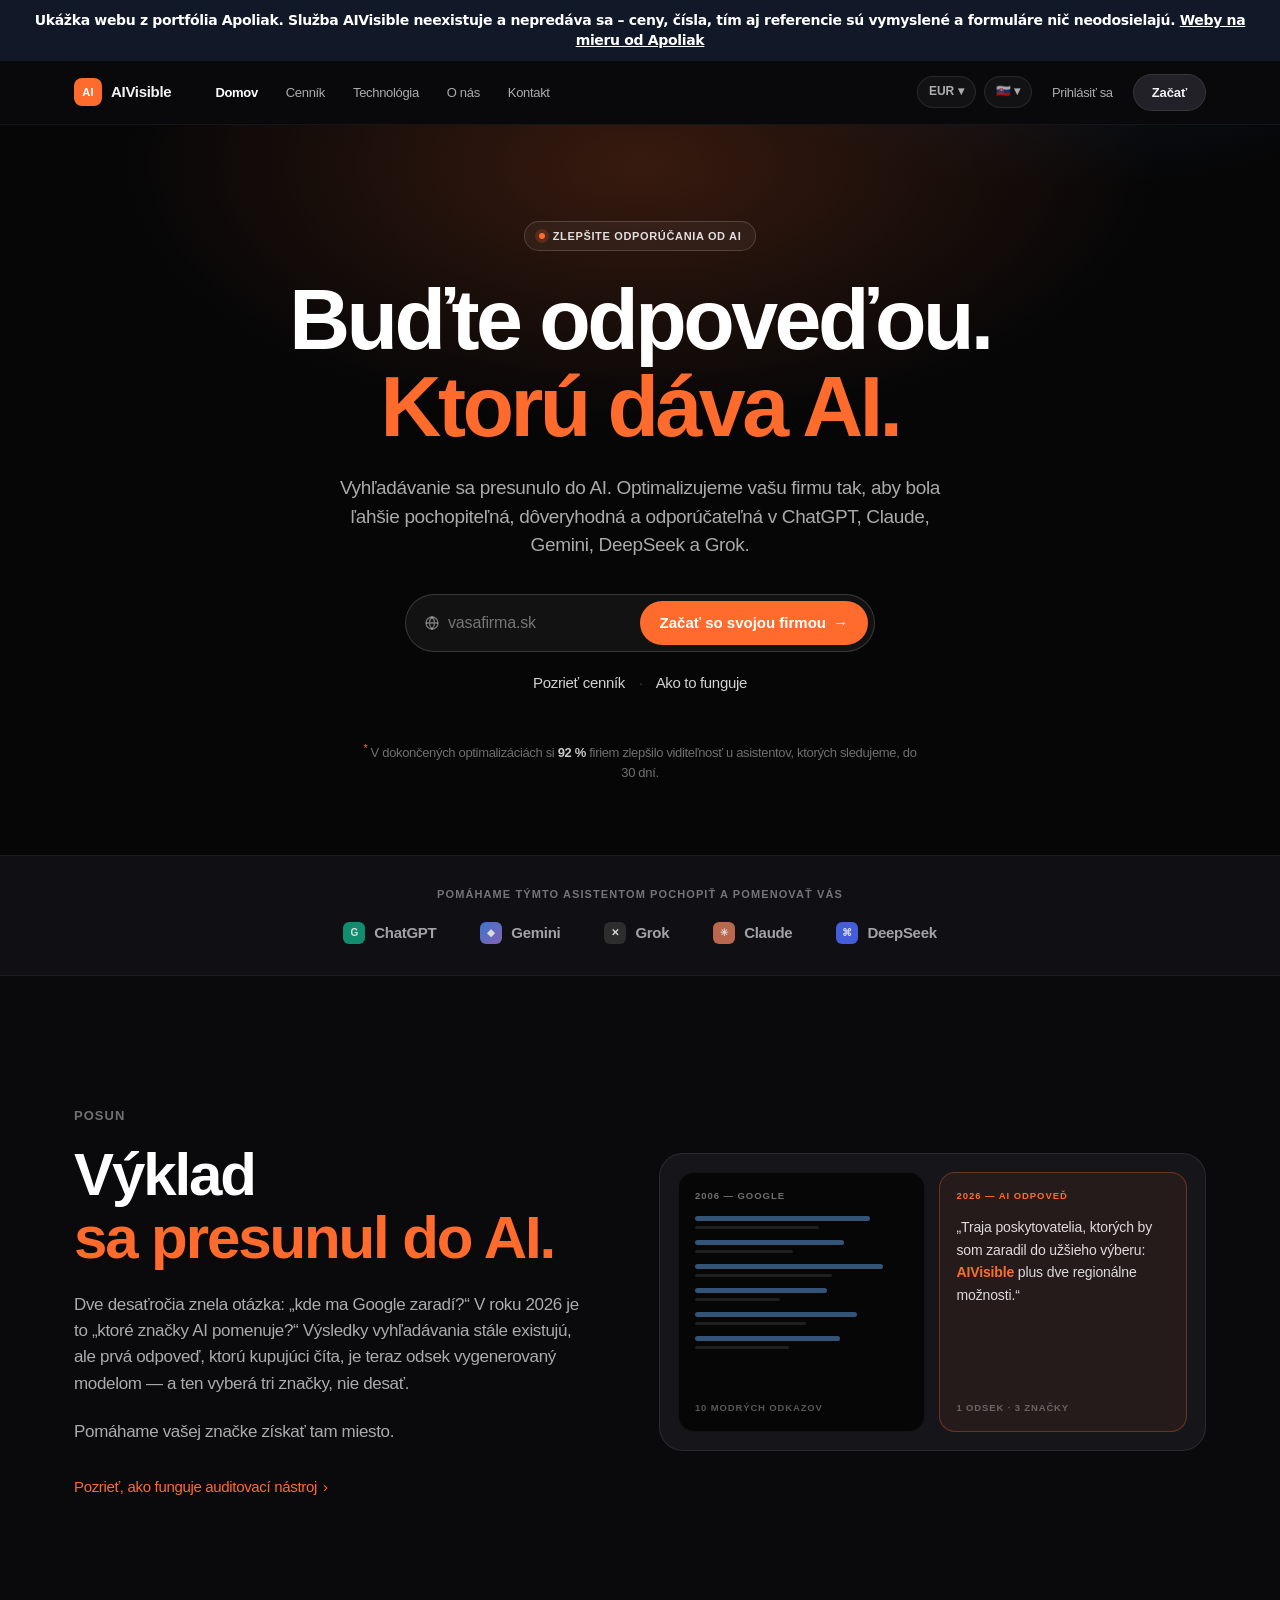
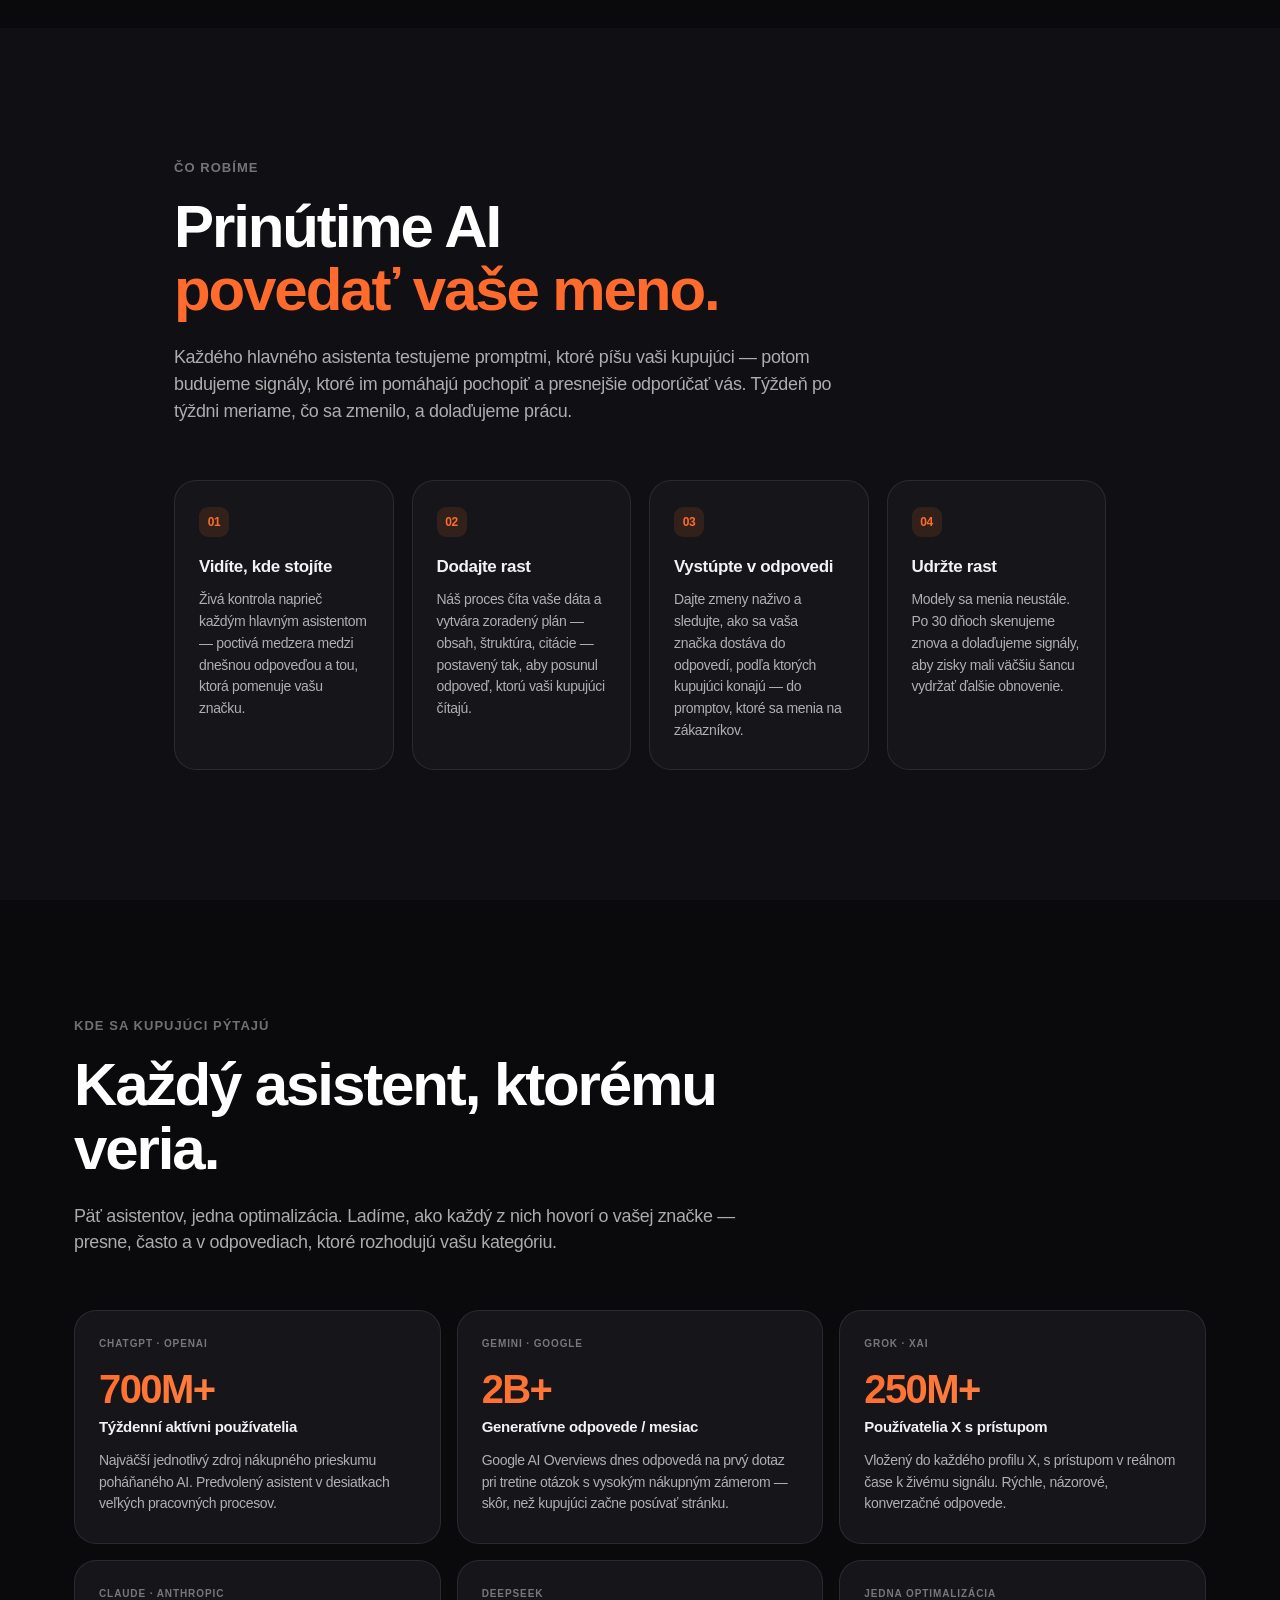
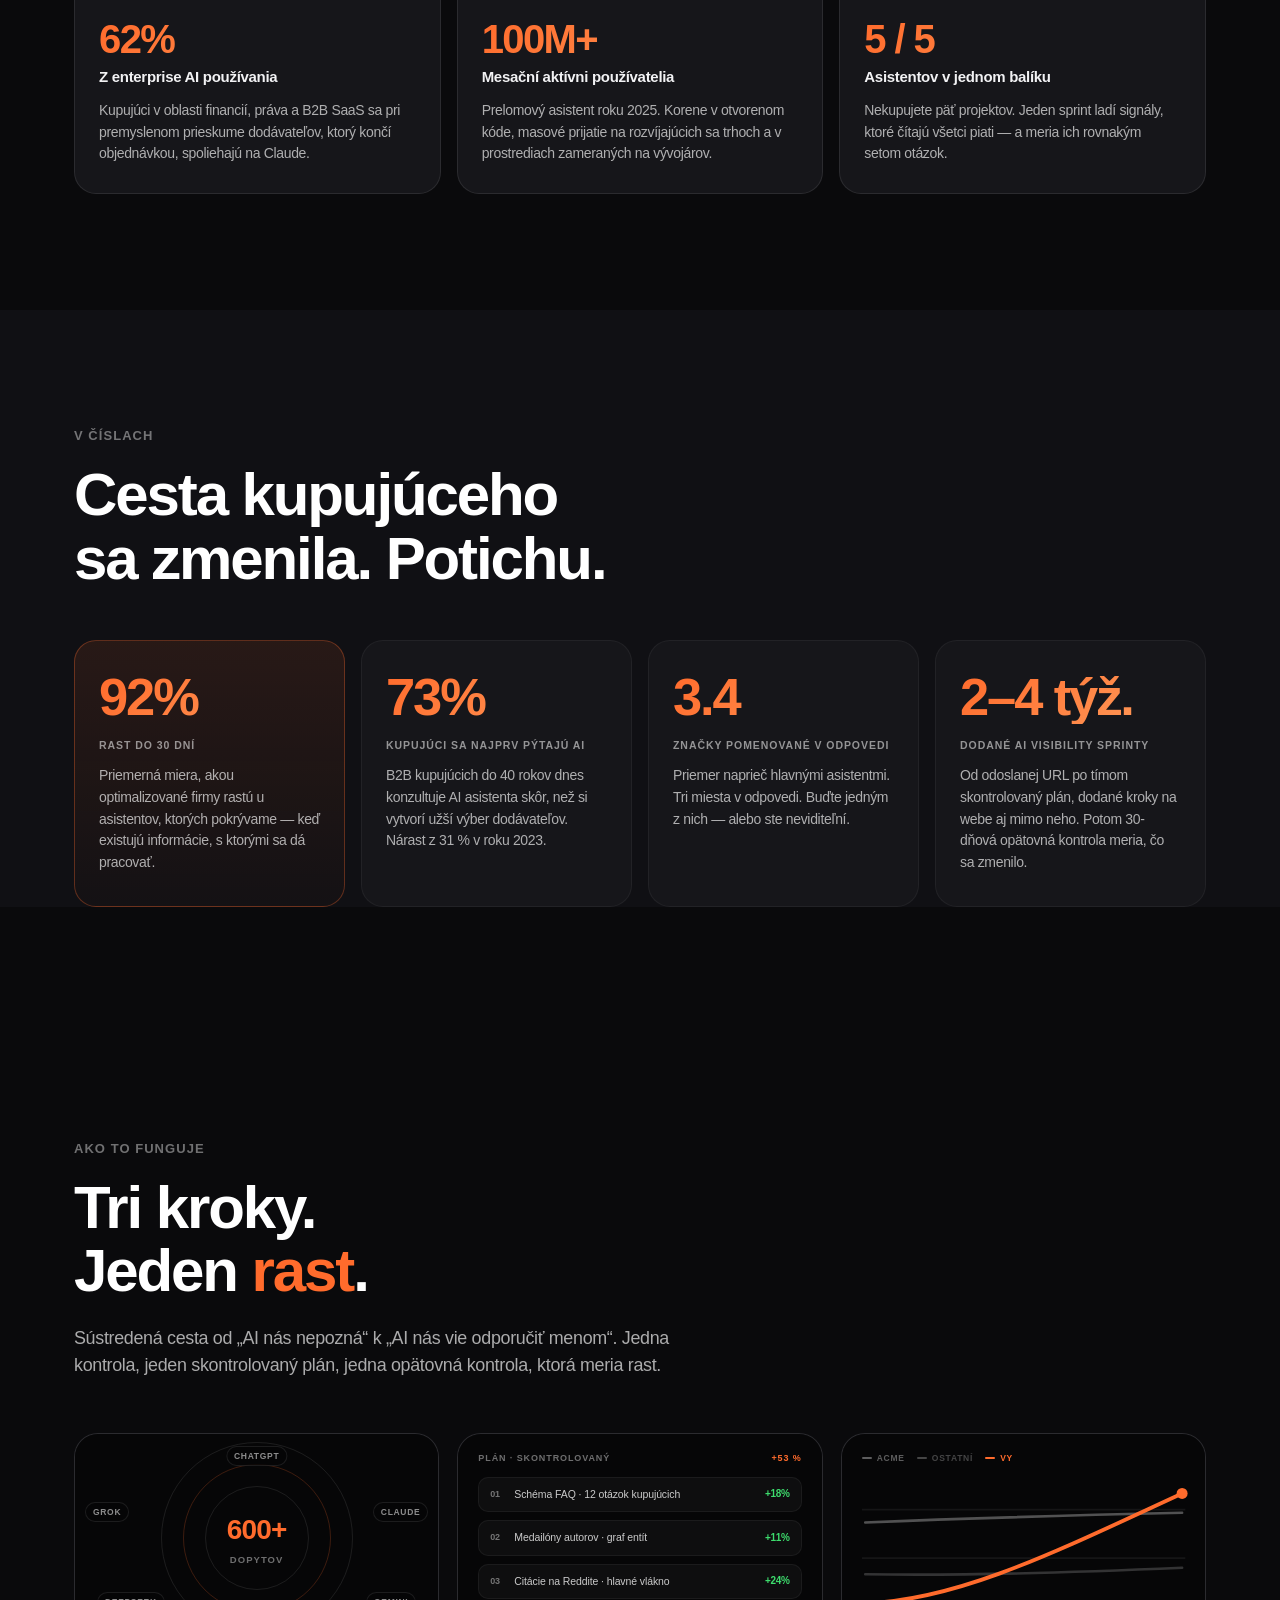
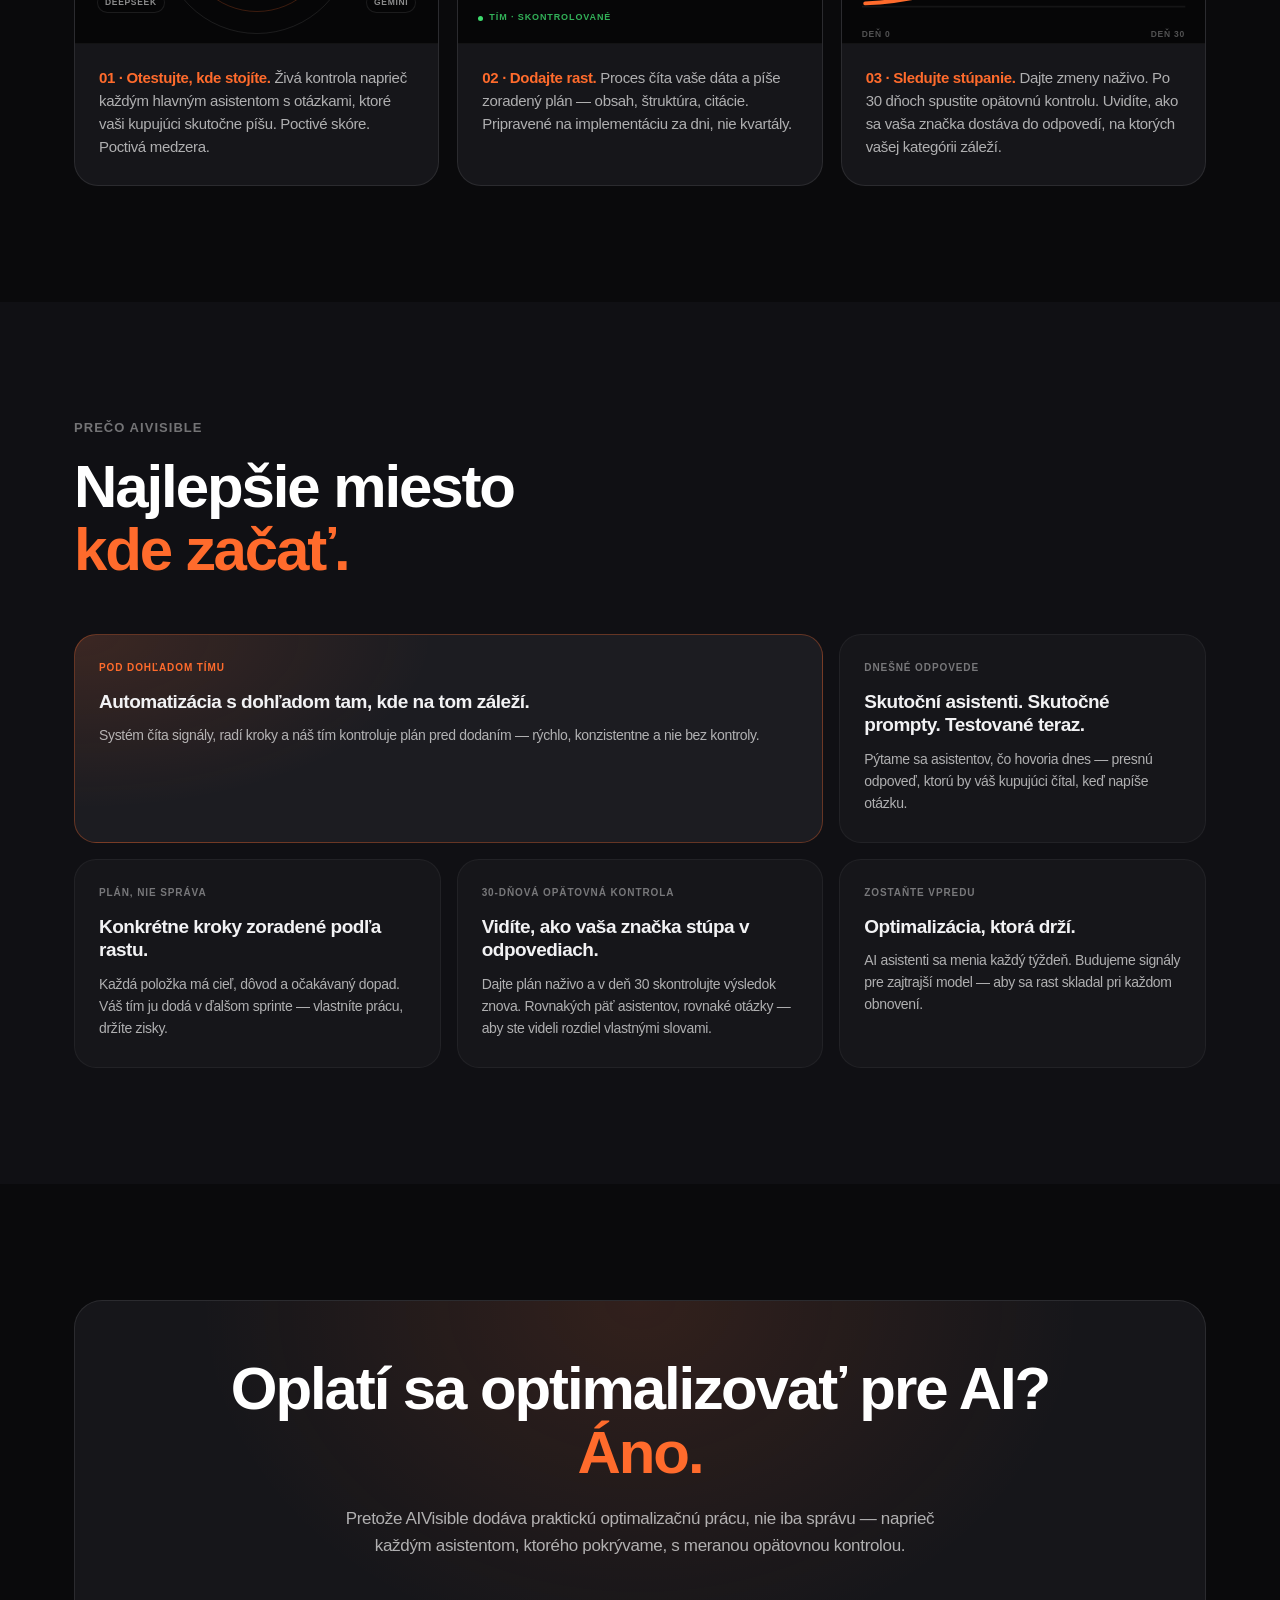
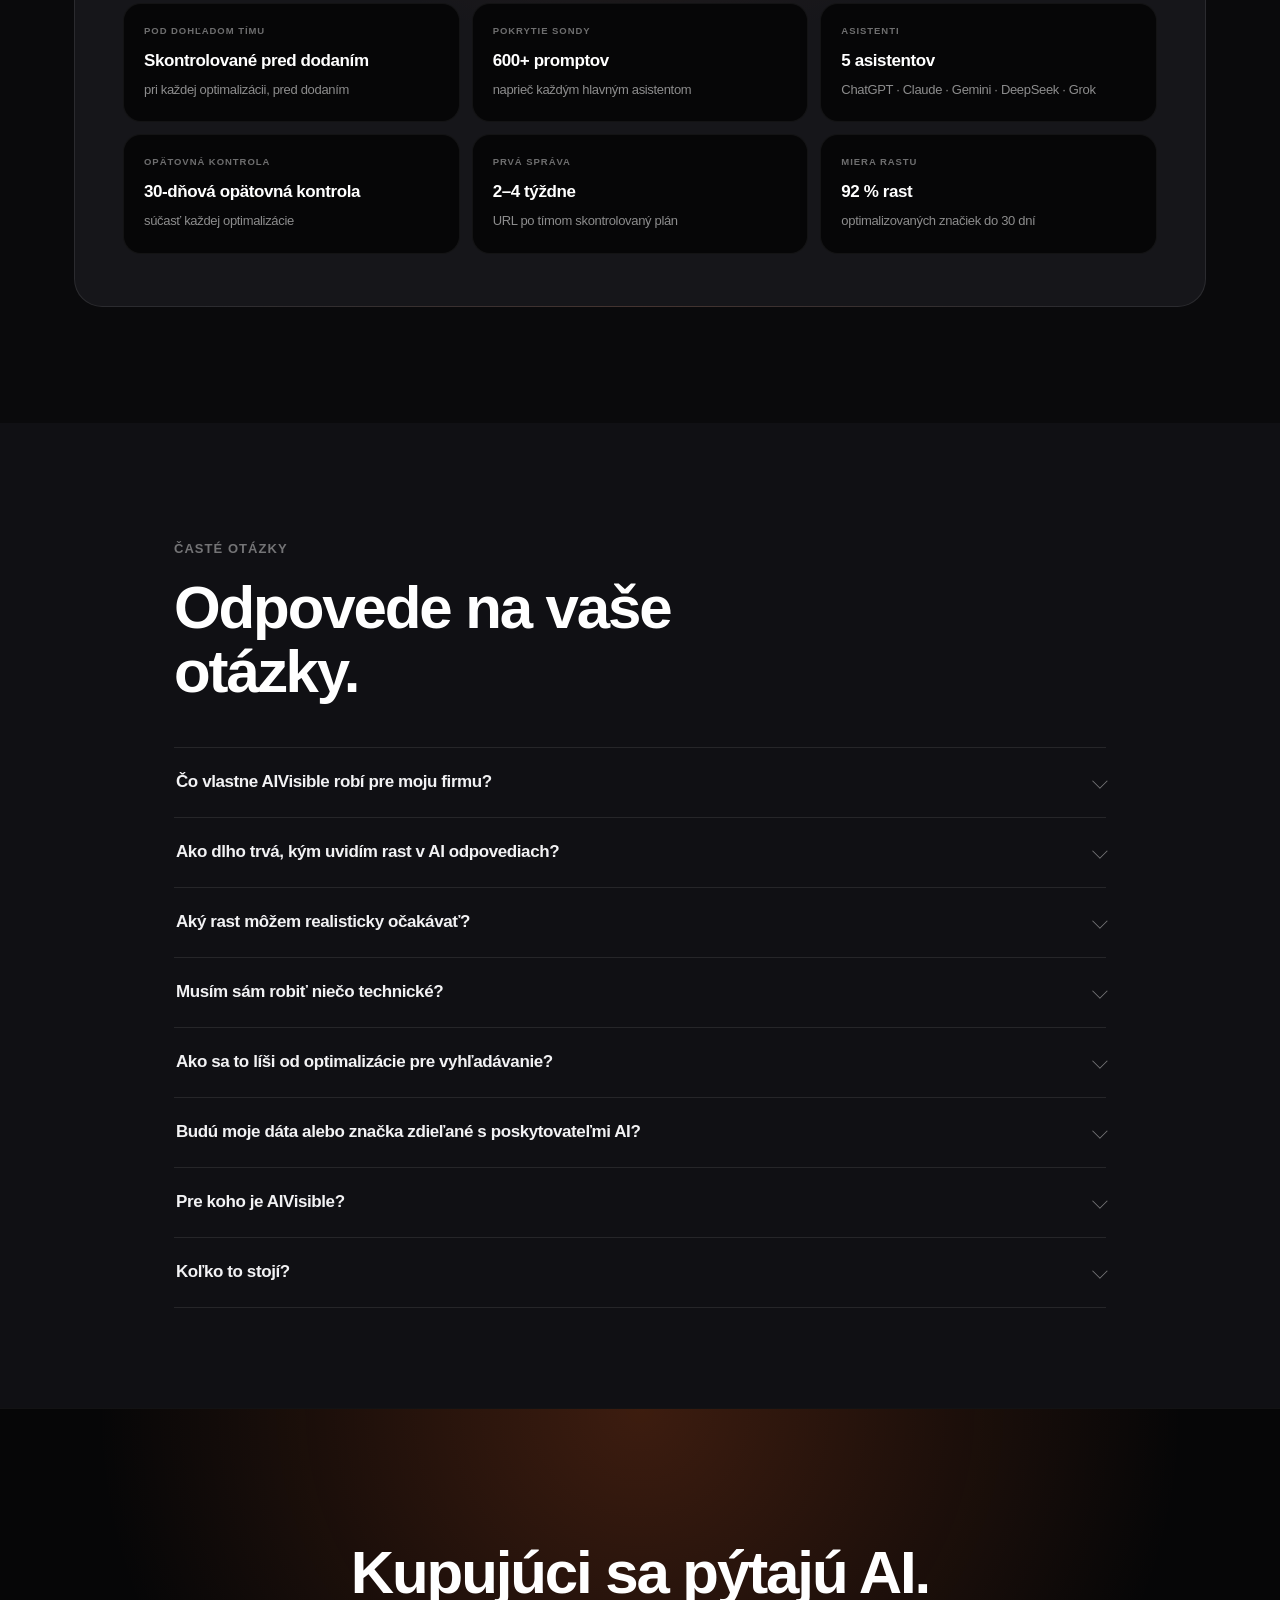
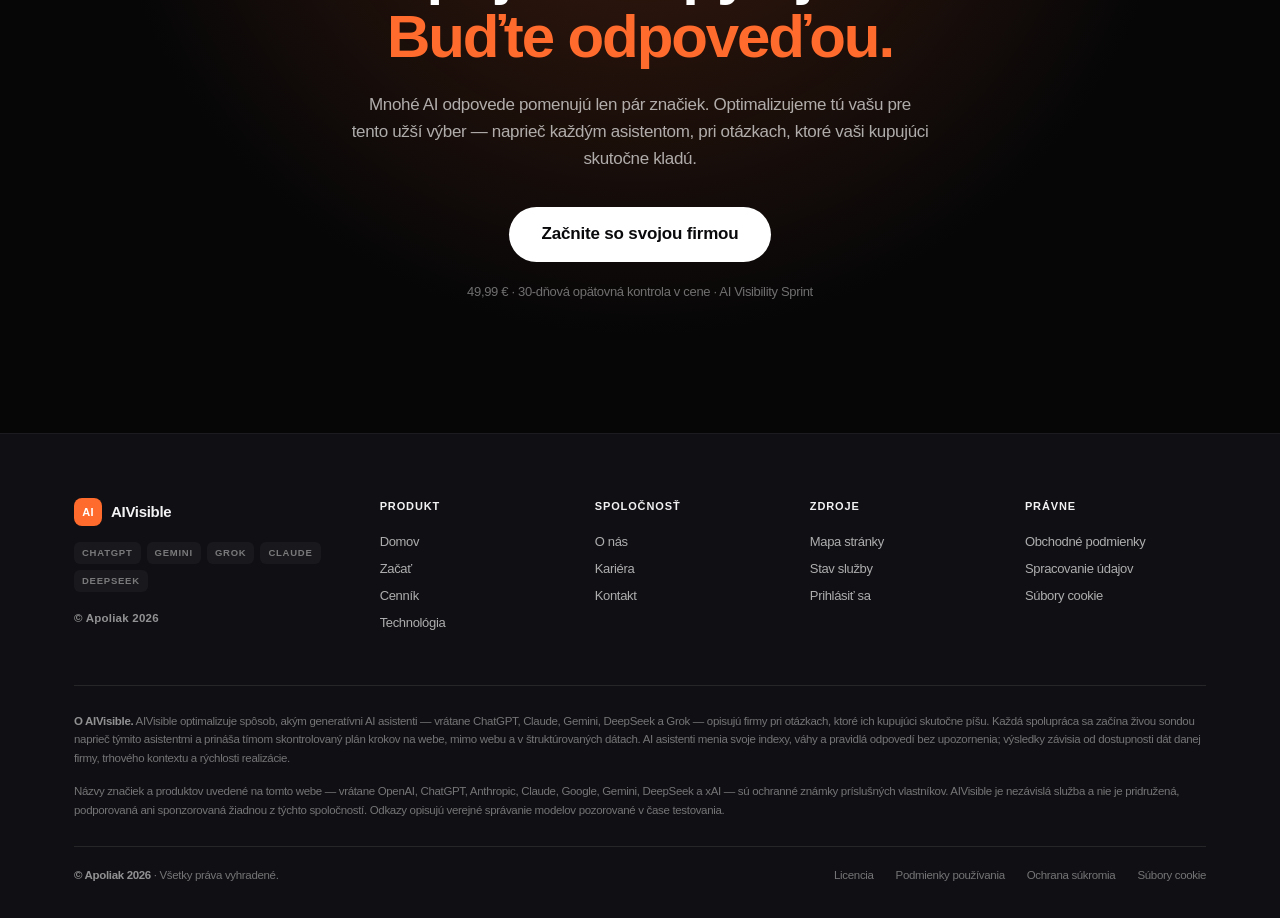
<file: index.html>
<!DOCTYPE html>
<!-- © Apoliak 2026 — Všetky práva vyhradené. Neoprávnené kopírovanie a šírenie zakázané. -->
<html lang="sk">
<head>
<meta charset="utf-8">
<meta name="viewport" content="width=device-width, initial-scale=1">
<title>Buďte odpoveďou, ktorú dáva AI — naprieč všetkými 5 asistentmi · AIVisible</title>
<meta name="description" content="Vyhľadávanie sa presunulo do AI. Optimalizujeme vašu firmu tak, aby bola ľahšie pochopiteľná, dôveryhodná a odporúčateľná v ChatGPT, Claude, Gemini, DeepSeek a Grok.">
<meta name="theme-color" content="#0a0a0c">
<meta name="author" content="Apoliak">
<meta name="copyright" content="© Apoliak 2026 — Všetky práva vyhradené">
<link rel="canonical" href="https://apoliak7777.github.io/aivisible-web/">
<meta property="og:type" content="website">
<meta property="og:title" content="Buďte odpoveďou, ktorú dáva AI · AIVisible">
<meta property="og:description" content="Optimalizujeme vašu firmu tak, aby ju AI asistenti chápali, dôverovali jej a odporúčali ju.">
<meta property="og:url" content="https://apoliak7777.github.io/aivisible-web/">
<meta property="og:locale" content="sk_SK">
<link rel="icon" href="assets/img/icon.svg" type="image/svg+xml">
<script>document.documentElement.className += " js";</script>
<link rel="stylesheet" href="assets/css/style.css">
</head>
<body>
<div role="note" style="background:#111827;color:#fff;font:600 14px/1.45 system-ui,-apple-system,'Segoe UI',sans-serif;padding:10px 16px;text-align:center;position:relative;z-index:9999">Ukážka webu z portfólia Apoliak. Služba AIVisible neexistuje a nepredáva sa – ceny, čísla, tím aj referencie sú vymyslené a formuláre nič neodosielajú. <a href="https://apoliak.online/" style="color:#fff;text-decoration:underline">Weby na mieru od Apoliak</a></div>

<!-- ============================ HEADER ============================ -->
<header class="nav">
  <div class="nav__inner">
    <a class="nav__brand" href="index.html">
      <span class="nav__logo" aria-hidden="true">AI</span>
      <span>AIVisible</span>
    </a>
    <nav class="nav__links" aria-label="Hlavná navigácia">
      <a href="index.html" aria-current="page">Domov</a>
      <a href="pricing.html">Cenník</a>
      <a href="technology.html">Technológia</a>
      <a href="about-us.html">O nás</a>
      <a href="contact.html">Kontakt</a>
    </nav>
    <span class="nav__spacer"></span>
    <div class="nav__actions">
      <button class="nav__pill" type="button">EUR &#9662;</button>
      <button class="nav__pill" type="button">🇸🇰 &#9662;</button>
      <a class="nav__signin" href="contact.html">Prihlásiť sa</a>
      <a class="btn btn--dark nav__cta" href="pricing.html">Začať</a>
      <button class="nav__burger" type="button" aria-label="Prepnúť navigáciu" aria-expanded="false">
        <span></span><span></span><span></span>
      </button>
    </div>
  </div>
</header>

<aside class="drawer">
  <a href="index.html">Domov</a>
  <a href="pricing.html">Cenník</a>
  <a href="technology.html">Technológia</a>
  <a href="about-us.html">O nás</a>
  <a href="contact.html">Kontakt</a>
  <div class="drawer__cta">
    <a class="btn btn--accent btn--lg" href="pricing.html">Začať so svojou firmou</a>
  </div>
  <div class="drawer__copy">© Apoliak 2026 · Všetky práva vyhradené.</div>
</aside>

<main>

  <!-- ============================ HERO ============================ -->
  <section class="hero">
    <div class="hero__bg" aria-hidden="true"></div>
    <div class="container hero__inner">
      <span class="chip reveal"><span class="chip__dot"></span>Zlepšite odporúčania od AI</span>

      <h1 class="display-1 reveal" data-delay="60">
        <span class="line">Buďte odpoveďou.</span>
        <span class="line line--accent">Ktorú dáva AI.</span>
      </h1>

      <p class="lede reveal" data-delay="120">
        Vyhľadávanie sa presunulo do AI. Optimalizujeme vašu firmu tak, aby bola ľahšie
        pochopiteľná, dôveryhodná a odporúčateľná v ChatGPT, Claude, Gemini, DeepSeek a Grok.
      </p>

      <form class="hero__form reveal" data-audit data-delay="180" aria-label="Začať optimalizáciu">
        <span class="hero__form-icon" aria-hidden="true">
          <svg width="16" height="16" viewBox="0 0 24 24" fill="none" stroke="currentColor" stroke-width="2">
            <circle cx="12" cy="12" r="9"></circle><path d="M3 12h18M12 3c2.5 2.7 3.8 5.7 3.8 9s-1.3 6.3-3.8 9c-2.5-2.7-3.8-5.7-3.8-9S9.5 5.7 12 3z"></path>
          </svg>
        </span>
        <input type="text" placeholder="vasafirma.sk" aria-label="Adresa vášho webu" autocomplete="url">
        <button type="submit">Začať so svojou firmou <span aria-hidden="true">→</span></button>
      </form>

      <p class="hero__secondary reveal" data-delay="220">
        <a href="pricing.html">Pozrieť cenník</a>
        <span class="hero__sep">·</span>
        <a href="technology.html">Ako to funguje</a>
      </p>

      <p class="hero__note reveal" data-delay="260">
        <sup>*</sup> V dokončených optimalizáciách si <strong>92 %</strong> firiem zlepšilo
        viditeľnosť u asistentov, ktorých sledujeme, do 30 dní.
      </p>
    </div>
  </section>

  <!-- ============================ ENGINES ============================ -->
  <section class="engines">
    <div class="container">
      <div class="engines__cap">Pomáhame týmto asistentom pochopiť a pomenovať vás</div>
      <div class="engines__row">
        <span class="engine engine--gpt"><span class="engine__mark" aria-hidden="true">G</span>ChatGPT</span>
        <span class="engine engine--gem"><span class="engine__mark" aria-hidden="true">◆</span>Gemini</span>
        <span class="engine engine--grok"><span class="engine__mark" aria-hidden="true">✕</span>Grok</span>
        <span class="engine engine--claude"><span class="engine__mark" aria-hidden="true">✳</span>Claude</span>
        <span class="engine engine--ds"><span class="engine__mark" aria-hidden="true">⌘</span>DeepSeek</span>
      </div>
    </div>
  </section>

  <!-- ============================ SHIFT ============================ -->
  <section class="shift">
    <div class="container container--wide">
      <div class="shift__grid">
        <div class="shift__copy reveal">
          <span class="eyebrow">Posun</span>
          <h2 class="display-2">
            <span class="line">Výklad</span>
            <span class="line line--accent">sa presunul do AI.</span>
          </h2>
          <p>
            Dve desaťročia znela otázka: „kde ma Google zaradí?“ V roku 2026 je to
            „ktoré značky AI pomenuje?“ Výsledky vyhľadávania stále existujú, ale prvá
            odpoveď, ktorú kupujúci číta, je teraz odsek vygenerovaný modelom — a ten
            vyberá tri značky, nie desať.
          </p>
          <p>Pomáhame vašej značke získať tam miesto.</p>
          <a class="arrow-link shift__link" href="technology.html">
            Pozrieť, ako funguje auditovací nástroj <span aria-hidden="true">›</span>
          </a>
        </div>

        <div class="reveal" data-delay="120">
          <div class="split-mock">
            <div class="mock-pane">
              <div class="mock-pane__cap">2006 — Google</div>
              <div class="mock-links" aria-hidden="true">
                <span class="mock-link"><i style="width:82%"></i><u style="width:58%"></u></span>
                <span class="mock-link"><i style="width:70%"></i><u style="width:46%"></u></span>
                <span class="mock-link"><i style="width:88%"></i><u style="width:64%"></u></span>
                <span class="mock-link"><i style="width:62%"></i><u style="width:40%"></u></span>
                <span class="mock-link"><i style="width:76%"></i><u style="width:52%"></u></span>
                <span class="mock-link"><i style="width:68%"></i><u style="width:44%"></u></span>
              </div>
              <div class="mock-pane__foot">10 modrých odkazov</div>
            </div>

            <div class="mock-pane mock-pane--now">
              <div class="mock-pane__cap">2026 — AI odpoveď</div>
              <p class="mock-answer">
                „Traja poskytovatelia, ktorých by som zaradil do užšieho výberu:
                <b>AIVisible</b> plus dve regionálne možnosti.“
              </p>
              <div class="mock-pane__foot">1 odsek · 3 značky</div>
            </div>
          </div>
        </div>
      </div>
    </div>
  </section>

  <!-- ============================ PILLARS ============================ -->
  <section class="pillars">
    <div class="container">
      <div class="pillars__head reveal">
        <span class="eyebrow">Čo robíme</span>
        <h2 class="display-2">
          <span class="line">Prinútime AI</span>
          <span class="line line--accent">povedať vaše meno.</span>
        </h2>
        <p class="lede">
          Každého hlavného asistenta testujeme promptmi, ktoré píšu vaši kupujúci — potom
          budujeme signály, ktoré im pomáhajú pochopiť a presnejšie odporúčať vás.
          Týždeň po týždni meriame, čo sa zmenilo, a dolaďujeme prácu.
        </p>
      </div>

      <div class="pillars__grid">
        <div class="pillar reveal">
          <div class="pillar__num">01</div>
          <h3>Vidíte, kde stojíte</h3>
          <p>Živá kontrola naprieč každým hlavným asistentom — poctivá medzera medzi dnešnou odpoveďou a tou, ktorá pomenuje vašu značku.</p>
        </div>
        <div class="pillar reveal" data-delay="80">
          <div class="pillar__num">02</div>
          <h3>Dodajte rast</h3>
          <p>Náš proces číta vaše dáta a vytvára zoradený plán — obsah, štruktúra, citácie — postavený tak, aby posunul odpoveď, ktorú vaši kupujúci čítajú.</p>
        </div>
        <div class="pillar reveal" data-delay="160">
          <div class="pillar__num">03</div>
          <h3>Vystúpte v odpovedi</h3>
          <p>Dajte zmeny naživo a sledujte, ako sa vaša značka dostáva do odpovedí, podľa ktorých kupujúci konajú — do promptov, ktoré sa menia na zákazníkov.</p>
        </div>
        <div class="pillar reveal" data-delay="240">
          <div class="pillar__num">04</div>
          <h3>Udržte rast</h3>
          <p>Modely sa menia neustále. Po 30 dňoch skenujeme znova a dolaďujeme signály, aby zisky mali väčšiu šancu vydržať ďalšie obnovenie.</p>
        </div>
      </div>
    </div>
  </section>

  <!-- ============================ HIGHLIGHTS ============================ -->
  <section class="highlights">
    <div class="container container--wide">
      <div class="highlights__head reveal">
        <span class="eyebrow">Kde sa kupujúci pýtajú</span>
        <h2 class="display-2">Každý asistent, ktorému veria.</h2>
        <p class="lede">
          Päť asistentov, jedna optimalizácia. Ladíme, ako každý z nich hovorí o vašej
          značke — presne, často a v odpovediach, ktoré rozhodujú vašu kategóriu.
        </p>
      </div>

      <div class="highlights__grid">
        <article class="hl-card reveal">
          <div class="hl-card__chip">ChatGPT · OpenAI</div>
          <div class="hl-card__stat">700M+</div>
          <h3 class="hl-card__name">Týždenní aktívni používatelia</h3>
          <p class="hl-card__note">Najväčší jednotlivý zdroj nákupného prieskumu poháňaného AI. Predvolený asistent v desiatkach veľkých pracovných procesov.</p>
        </article>

        <article class="hl-card reveal" data-delay="70">
          <div class="hl-card__chip">Gemini · Google</div>
          <div class="hl-card__stat">2B+</div>
          <h3 class="hl-card__name">Generatívne odpovede / mesiac</h3>
          <p class="hl-card__note">Google AI Overviews dnes odpovedá na prvý dotaz pri tretine otázok s vysokým nákupným zámerom — skôr, než kupujúci začne posúvať stránku.</p>
        </article>

        <article class="hl-card reveal" data-delay="140">
          <div class="hl-card__chip">Grok · xAI</div>
          <div class="hl-card__stat">250M+</div>
          <h3 class="hl-card__name">Používatelia X s prístupom</h3>
          <p class="hl-card__note">Vložený do každého profilu X, s prístupom v reálnom čase k živému signálu. Rýchle, názorové, konverzačné odpovede.</p>
        </article>

        <article class="hl-card reveal" data-delay="70">
          <div class="hl-card__chip">Claude · Anthropic</div>
          <div class="hl-card__stat">62%</div>
          <h3 class="hl-card__name">Z enterprise AI používania</h3>
          <p class="hl-card__note">Kupujúci v oblasti financií, práva a B2B SaaS sa pri premyslenom prieskume dodávateľov, ktorý končí objednávkou, spoliehajú na Claude.</p>
        </article>

        <article class="hl-card reveal" data-delay="140">
          <div class="hl-card__chip">DeepSeek</div>
          <div class="hl-card__stat">100M+</div>
          <h3 class="hl-card__name">Mesační aktívni používatelia</h3>
          <p class="hl-card__note">Prelomový asistent roku 2025. Korene v otvorenom kóde, masové prijatie na rozvíjajúcich sa trhoch a v prostrediach zameraných na vývojárov.</p>
        </article>

        <article class="hl-card reveal" data-delay="210">
          <div class="hl-card__chip">Jedna optimalizácia</div>
          <div class="hl-card__stat">5 / 5</div>
          <h3 class="hl-card__name">Asistentov v jednom balíku</h3>
          <p class="hl-card__note">Nekupujete päť projektov. Jeden sprint ladí signály, ktoré čítajú všetci piati — a meria ich rovnakým setom otázok.</p>
        </article>
      </div>
    </div>
  </section>

  <!-- ============================ NUMBERS ============================ -->
  <section class="numbers">
    <div class="container container--wide">
      <div class="numbers__head reveal">
        <span class="eyebrow">V číslach</span>
        <h2 class="display-2">Cesta kupujúceho<br>sa zmenila. Potichu.</h2>
      </div>

      <div class="numbers__grid">
        <div class="num-card num-card--lift reveal">
          <div class="num-card__num"><span data-count="92" data-suffix="%">92%</span></div>
          <div class="num-card__lab">Rast do 30 dní</div>
          <p class="num-card__note">Priemerná miera, akou optimalizované firmy rastú u asistentov, ktorých pokrývame — keď existujú informácie, s ktorými sa dá pracovať.</p>
        </div>

        <div class="num-card reveal" data-delay="80">
          <div class="num-card__num"><span data-count="73" data-suffix="%">73%</span></div>
          <div class="num-card__lab">Kupujúci sa najprv pýtajú AI</div>
          <p class="num-card__note">B2B kupujúcich do 40 rokov dnes konzultuje AI asistenta skôr, než si vytvorí užší výber dodávateľov. Nárast z 31 % v roku 2023.</p>
        </div>

        <div class="num-card reveal" data-delay="160">
          <div class="num-card__num"><span data-count="3.4">3.4</span></div>
          <div class="num-card__lab">Značky pomenované v odpovedi</div>
          <p class="num-card__note">Priemer naprieč hlavnými asistentmi. Tri miesta v odpovedi. Buďte jedným z nich — alebo ste neviditeľní.</p>
        </div>

        <div class="num-card reveal" data-delay="240">
          <div class="num-card__num">2–4 týž.</div>
          <div class="num-card__lab">Dodané AI Visibility Sprinty</div>
          <p class="num-card__note">Od odoslanej URL po tímom skontrolovaný plán, dodané kroky na webe aj mimo neho. Potom 30-dňová opätovná kontrola meria, čo sa zmenilo.</p>
        </div>
      </div>
    </div>
  </section>

  <!-- ============================ BAND / HOW IT WORKS ============================ -->
  <section class="band">
    <div class="container container--wide">
      <div class="band__head reveal">
        <span class="eyebrow">Ako to funguje</span>
        <h2 class="display-2">Tri kroky.<br>Jeden <span class="accent">rast</span>.</h2>
        <p class="lede">
          Sústredená cesta od „AI nás nepozná“ k „AI nás vie odporučiť menom“.
          Jedna kontrola, jeden skontrolovaný plán, jedna opätovná kontrola, ktorá meria rast.
        </p>
      </div>

      <div class="band__grid">
        <!-- 01 -->
        <article class="pro-card reveal">
          <div class="pro-card__visual">
            <div class="probe">
              <i class="probe__ring" aria-hidden="true"></i>
              <i class="probe__ring" aria-hidden="true"></i>
              <i class="probe__ring" aria-hidden="true"></i>
              <span class="probe__tag">CHATGPT</span>
              <span class="probe__tag">CLAUDE</span>
              <span class="probe__tag">GEMINI</span>
              <span class="probe__tag">DEEPSEEK</span>
              <span class="probe__tag">GROK</span>
              <div class="probe__core"><b>600+</b><span>Dopytov</span></div>
            </div>
          </div>
          <div class="pro-card__body">
            <p class="pro-card__lead">
              <span class="accent">01 · Otestujte, kde stojíte.</span>
              Živá kontrola naprieč každým hlavným asistentom s otázkami, ktoré vaši
              kupujúci skutočne píšu. Poctivé skóre. Poctivá medzera.
            </p>
          </div>
        </article>

        <!-- 02 -->
        <article class="pro-card reveal" data-delay="90">
          <div class="pro-card__visual">
            <div class="plan">
              <div class="plan__cap"><span>Plán · skontrolovaný</span><b>+53 %</b></div>
              <div class="plan__rows">
                <div class="plan__row"><i>01</i><span>Schéma FAQ · 12 otázok kupujúcich</span><em>+18%</em></div>
                <div class="plan__row"><i>02</i><span>Medailóny autorov · graf entít</span><em>+11%</em></div>
                <div class="plan__row"><i>03</i><span>Citácie na Reddite · hlavné vlákno</span><em>+24%</em></div>
              </div>
              <div class="plan__foot">Tím · skontrolované</div>
            </div>
          </div>
          <div class="pro-card__body">
            <p class="pro-card__lead">
              <span class="accent">02 · Dodajte rast.</span>
              Proces číta vaše dáta a píše zoradený plán — obsah, štruktúra, citácie.
              Pripravené na implementáciu za dni, nie kvartály.
            </p>
          </div>
        </article>

        <!-- 03 -->
        <article class="pro-card reveal" data-delay="180">
          <div class="pro-card__visual">
            <div class="rise">
              <div class="rise__legend">
                <b style="color:rgba(255,255,255,.35)">ACME</b>
                <b style="color:rgba(255,255,255,.25)">Ostatní</b>
                <b class="is-you">Vy</b>
              </div>
              <div class="rise__chart">
                <svg viewBox="0 0 200 90" preserveAspectRatio="none" role="img" aria-label="Graf rastu viditeľnosti za 30 dní">
                  <line x1="0" y1="22" x2="200" y2="22" stroke="rgba(255,255,255,.06)" stroke-width="1"/>
                  <line x1="0" y1="52" x2="200" y2="52" stroke="rgba(255,255,255,.06)" stroke-width="1"/>
                  <line x1="0" y1="82" x2="200" y2="82" stroke="rgba(255,255,255,.06)" stroke-width="1"/>
                  <path d="M2 30 C 50 28, 110 26, 198 24" fill="none" stroke="rgba(255,255,255,.3)" stroke-width="1.6" stroke-linecap="round"/>
                  <path d="M2 62 C 60 63, 130 61, 198 58" fill="none" stroke="rgba(255,255,255,.18)" stroke-width="1.6" stroke-linecap="round"/>
                  <path d="M2 80 C 60 78, 120 48, 198 12" fill="none" stroke="#ff6b2c" stroke-width="2.4" stroke-linecap="round"/>
                  <circle cx="198" cy="12" r="3.4" fill="#ff6b2c"/>
                </svg>
              </div>
              <div class="rise__axis"><span>Deň 0</span><span>Deň 30</span></div>
            </div>
          </div>
          <div class="pro-card__body">
            <p class="pro-card__lead">
              <span class="accent">03 · Sledujte stúpanie.</span>
              Dajte zmeny naživo. Po 30 dňoch spustite opätovnú kontrolu. Uvidíte, ako sa
              vaša značka dostáva do odpovedí, na ktorých vašej kategórii záleží.
            </p>
          </div>
        </article>
      </div>
    </div>
  </section>

  <!-- ============================ WHY ============================ -->
  <section class="why">
    <div class="container container--wide">
      <div class="why__head reveal">
        <span class="eyebrow">Prečo AIVisible</span>
        <h2 class="display-2">
          <span class="line">Najlepšie miesto</span>
          <span class="line line--accent">kde začať.</span>
        </h2>
      </div>

      <div class="why__grid">
        <article class="why-card reveal">
          <div class="why-card__chip">Pod dohľadom tímu</div>
          <h3 class="why-card__h">Automatizácia s dohľadom tam, kde na tom záleží.</h3>
          <p class="why-card__p">Systém číta signály, radí kroky a náš tím kontroluje plán pred dodaním — rýchlo, konzistentne a nie bez kontroly.</p>
        </article>

        <article class="why-card reveal" data-delay="70">
          <div class="why-card__chip">Dnešné odpovede</div>
          <h3 class="why-card__h">Skutoční asistenti. Skutočné prompty. Testované teraz.</h3>
          <p class="why-card__p">Pýtame sa asistentov, čo hovoria dnes — presnú odpoveď, ktorú by váš kupujúci čítal, keď napíše otázku.</p>
        </article>

        <article class="why-card reveal" data-delay="140">
          <div class="why-card__chip">Plán, nie správa</div>
          <h3 class="why-card__h">Konkrétne kroky zoradené podľa rastu.</h3>
          <p class="why-card__p">Každá položka má cieľ, dôvod a očakávaný dopad. Váš tím ju dodá v ďalšom sprinte — vlastníte prácu, držíte zisky.</p>
        </article>

        <article class="why-card reveal" data-delay="210">
          <div class="why-card__chip">30-dňová opätovná kontrola</div>
          <h3 class="why-card__h">Vidíte, ako vaša značka stúpa v odpovediach.</h3>
          <p class="why-card__p">Dajte plán naživo a v deň 30 skontrolujte výsledok znova. Rovnakých päť asistentov, rovnaké otázky — aby ste videli rozdiel vlastnými slovami.</p>
        </article>

        <article class="why-card reveal" data-delay="280">
          <div class="why-card__chip">Zostaňte vpredu</div>
          <h3 class="why-card__h">Optimalizácia, ktorá drží.</h3>
          <p class="why-card__p">AI asistenti sa menia každý týždeň. Budujeme signály pre zajtrajší model — aby sa rast skladal pri každom obnovení.</p>
        </article>
      </div>
    </div>
  </section>

  <!-- ============================ UPGRADE ============================ -->
  <section class="upgrade">
    <div class="container container--wide">
      <div class="upgrade__card reveal">
        <h2 class="display-2">
          <span class="line">Oplatí sa optimalizovať pre AI?</span>
          <span class="line line--accent">Áno.</span>
        </h2>
        <p class="upgrade__sub">
          Pretože AIVisible dodáva praktickú optimalizačnú prácu, nie iba správu — naprieč
          každým asistentom, ktorého pokrývame, s meranou opätovnou kontrolou.
        </p>

        <div class="upgrade__grid">
          <div class="up-tile">
            <div class="up-tile__k">Pod dohľadom tímu</div>
            <div class="up-tile__v">Skontrolované pred dodaním</div>
            <div class="up-tile__n">pri každej optimalizácii, pred dodaním</div>
          </div>
          <div class="up-tile">
            <div class="up-tile__k">Pokrytie sondy</div>
            <div class="up-tile__v">600+ promptov</div>
            <div class="up-tile__n">naprieč každým hlavným asistentom</div>
          </div>
          <div class="up-tile">
            <div class="up-tile__k">Asistenti</div>
            <div class="up-tile__v">5 asistentov</div>
            <div class="up-tile__n">ChatGPT · Claude · Gemini · DeepSeek · Grok</div>
          </div>
          <div class="up-tile">
            <div class="up-tile__k">Opätovná kontrola</div>
            <div class="up-tile__v">30-dňová opätovná kontrola</div>
            <div class="up-tile__n">súčasť každej optimalizácie</div>
          </div>
          <div class="up-tile">
            <div class="up-tile__k">Prvá správa</div>
            <div class="up-tile__v">2–4 týždne</div>
            <div class="up-tile__n">URL po tímom skontrolovaný plán</div>
          </div>
          <div class="up-tile">
            <div class="up-tile__k">Miera rastu</div>
            <div class="up-tile__v">92 % rast</div>
            <div class="up-tile__n">optimalizovaných značiek do 30 dní</div>
          </div>
        </div>
      </div>
    </div>
  </section>

  <!-- ============================ FAQ ============================ -->
  <section class="faq">
    <div class="container">
      <div class="faq__head reveal">
        <span class="eyebrow">Časté otázky</span>
        <h2 class="display-2">Odpovede na vaše otázky.</h2>
      </div>

      <div class="faq__list reveal">
        <details class="faq-item">
          <summary>Čo vlastne AIVisible robí pre moju firmu?</summary>
          <div class="faq-item__a">
            Optimalizujeme vašu firmu tak, aby jej AI asistenti — ChatGPT, Claude, Gemini,
            DeepSeek a Grok — rozumeli a odporúčali ju, keď sa vaši kupujúci pýtajú.
            Krátky test zmeria, kde stojíte dnes. Optimalizačný plán pohne výsledkom
            v priebehu týždňov: obsah, ktorý môžu asistenti citovať, štruktúra, ktorú vedia
            čítať, citácie, ktorým dôverujú. Váš tím dodá zmeny, my sledujeme rast.
          </div>
        </details>

        <details class="faq-item">
          <summary>Ako dlho trvá, kým uvidím rast v AI odpovediach?</summary>
          <div class="faq-item__a">
            Váš AI Visibility Sprint — skontrolovaný plán plus práca s obchodným kontextom,
            citáciami a signálmi pripravenými pre AI — príde za 2–4 týždne. Keď je naživo,
            väčšina firiem vidí zmysluplný pohyb do 30 dní. 30-dňová opätovná kontrola je
            súčasťou procesu, aby ste presne videli, kde vás asistenti začali pomenúvať.
          </div>
        </details>

        <details class="faq-item">
          <summary>Aký rast môžem realisticky očakávať?</summary>
          <div class="faq-item__a">
            V priemere 92 % optimalizovaných firiem rastie naprieč asistentmi, ktorých
            pokrývame, do 30 dní — keď existujú informácie o vašej firme, z ktorých sa
            modely môžu učiť. Vopred vám jasne povieme, či sú vaše dáta v dobrej forme
            a ktorí asistenti sa podľa nás pohnú najrýchlejšie pre vašu kategóriu.
          </div>
        </details>

        <details class="faq-item">
          <summary>Musím sám robiť niečo technické?</summary>
          <div class="faq-item__a">
            Každá položka v pláne je konkrétna akcia s cieľom, dôvodom a očakávaným rastom.
            Väčšina sú zmeny obsahu alebo štruktúrovaných dát, ktoré vie malý tím dodať
            v jednom sprinte. Počas celého procesu môžete písať nášmu tímu — otázky,
            priame odpovede od ľudí, ktorí dohliadajú na proces.
          </div>
        </details>

        <details class="faq-item">
          <summary>Ako sa to líši od optimalizácie pre vyhľadávanie?</summary>
          <div class="faq-item__a">
            Optimalizácia pre vyhľadávanie posúva desať odkazov na stránke. AI Visibility
            Sprint posúva odsek, ktorý asistent vygeneruje, keď sa kupujúci pýta, komu veriť.
            Signály spolu súvisia, ale rast prichádza z obchodného kontextu, formulácií
            pripravených pre odpoveď a dôkazových signálov, ktoré práca len pre vyhľadávanie
            často míňa.
          </div>
        </details>

        <details class="faq-item">
          <summary>Budú moje dáta alebo značka zdieľané s poskytovateľmi AI?</summary>
          <div class="faq-item__a">
            Naše sondy používajú verejné API, ktoré používa ktokoľvek iný. Nikdy nedávame
            asistentom tréningové dáta o vašej značke a nikdy nezapíname váš účet do
            tréningu modelov. Váš plán, skóre a výsledky opätovnej kontroly zostávajú
            súkromné pre váš tím.
          </div>
        </details>

        <details class="faq-item">
          <summary>Pre koho je AIVisible?</summary>
          <div class="faq-item__a">
            Pre firmy, ktorých kupujúci sa pýtajú AI asistenta na ich kategóriu — B2B SaaS,
            profesionálne služby, premyslený e-commerce, zdravotníctvo, financie, cestovanie,
            agentúry. Ak sú vaši kupujúci do 40 rokov a používajú AI nástroje, tieto odpovede
            už ovplyvňujú, ktoré značky si zapamätajú.
          </div>
        </details>

        <details class="faq-item">
          <summary>Koľko to stojí?</summary>
          <div class="faq-item__a">
            AI Visibility Sprint začína na 49,99 € za značku. Jedna pevná cena pokrýva
            zvolený rozsah asistentov, každý súbor otázok, ktorý spustíme, aj 30-dňovú
            opätovnú kontrolu, ktorá meria rast. Detaily nájdete v <a href="pricing.html">cenníku</a>.
          </div>
        </details>
      </div>
    </div>
  </section>

  <!-- ============================ CTA ============================ -->
  <section class="cta">
    <div class="cta__inner reveal">
      <h2 class="display-2">
        <span class="line">Kupujúci sa pýtajú AI.</span>
        <span class="line line--accent">Buďte odpoveďou.</span>
      </h2>
      <p>
        Mnohé AI odpovede pomenujú len pár značiek. Optimalizujeme tú vašu pre tento užší
        výber — naprieč každým asistentom, pri otázkach, ktoré vaši kupujúci skutočne kladú.
      </p>
      <a class="btn btn--white btn--lg" href="pricing.html">Začnite so svojou firmou</a>
      <span class="cta__sub">49,99 € · 30-dňová opätovná kontrola v cene · AI Visibility Sprint</span>
    </div>
  </section>

</main>

<!-- ============================ FOOTER ============================ -->
<footer class="footer">
  <div class="container container--wide">
    <div class="footer__top">
      <div class="footer__brand">
        <a class="nav__brand" href="index.html">
          <span class="nav__logo" aria-hidden="true">AI</span>
          <span>AIVisible</span>
        </a>
        <div class="footer__engines">
          <span>ChatGPT</span><span>Gemini</span><span>Grok</span><span>Claude</span><span>DeepSeek</span>
        </div>
        <div class="footer__copy">© Apoliak 2026</div>
      </div>

      <div class="footer__col">
        <h4>Produkt</h4>
        <a href="index.html">Domov</a>
        <a href="pricing.html">Začať</a>
        <a href="pricing.html">Cenník</a>
        <a href="technology.html">Technológia</a>
      </div>

      <div class="footer__col">
        <h4>Spoločnosť</h4>
        <a href="about-us.html">O nás</a>
        <a href="contact.html">Kariéra</a>
        <a href="contact.html">Kontakt</a>
      </div>

      <div class="footer__col">
        <h4>Zdroje</h4>
        <a href="index.html">Mapa stránky</a>
        <a href="contact.html">Stav služby</a>
        <a href="contact.html">Prihlásiť sa</a>
      </div>

      <div class="footer__col">
        <h4>Právne</h4>
        <a href="contact.html">Obchodné podmienky</a>
        <a href="contact.html">Spracovanie údajov</a>
        <a href="contact.html">Súbory cookie</a>
      </div>
    </div>

    <div class="footer__legal">
      <p>
        <strong>O AIVisible.</strong> AIVisible optimalizuje spôsob, akým generatívni AI
        asistenti — vrátane ChatGPT, Claude, Gemini, DeepSeek a Grok — opisujú firmy pri
        otázkach, ktoré ich kupujúci skutočne píšu. Každá spolupráca sa začína živou sondou
        naprieč týmito asistentmi a prináša tímom skontrolovaný plán krokov na webe, mimo
        webu a v štruktúrovaných dátach. AI asistenti menia svoje indexy, váhy a pravidlá
        odpovedí bez upozornenia; výsledky závisia od dostupnosti dát danej firmy, trhového
        kontextu a rýchlosti realizácie.
      </p>
      <p>
        Názvy značiek a produktov uvedené na tomto webe — vrátane OpenAI, ChatGPT, Anthropic,
        Claude, Google, Gemini, DeepSeek a xAI — sú ochranné známky príslušných vlastníkov.
        AIVisible je nezávislá služba a nie je pridružená, podporovaná ani sponzorovaná
        žiadnou z týchto spoločností. Odkazy opisujú verejné správanie modelov pozorované
        v čase testovania.
      </p>
    </div>

    <div class="footer__bottom">
      <span><strong>© Apoliak 2026</strong> · Všetky práva vyhradené.</span>
      <span class="grow"></span>
      <a href="LICENSE">Licencia</a>
      <a href="contact.html">Podmienky používania</a>
      <a href="contact.html">Ochrana súkromia</a>
      <a href="contact.html">Súbory cookie</a>
    </div>
  </div>
</footer>

<script src="assets/js/main.js"></script>
</body>
</html>
</file>
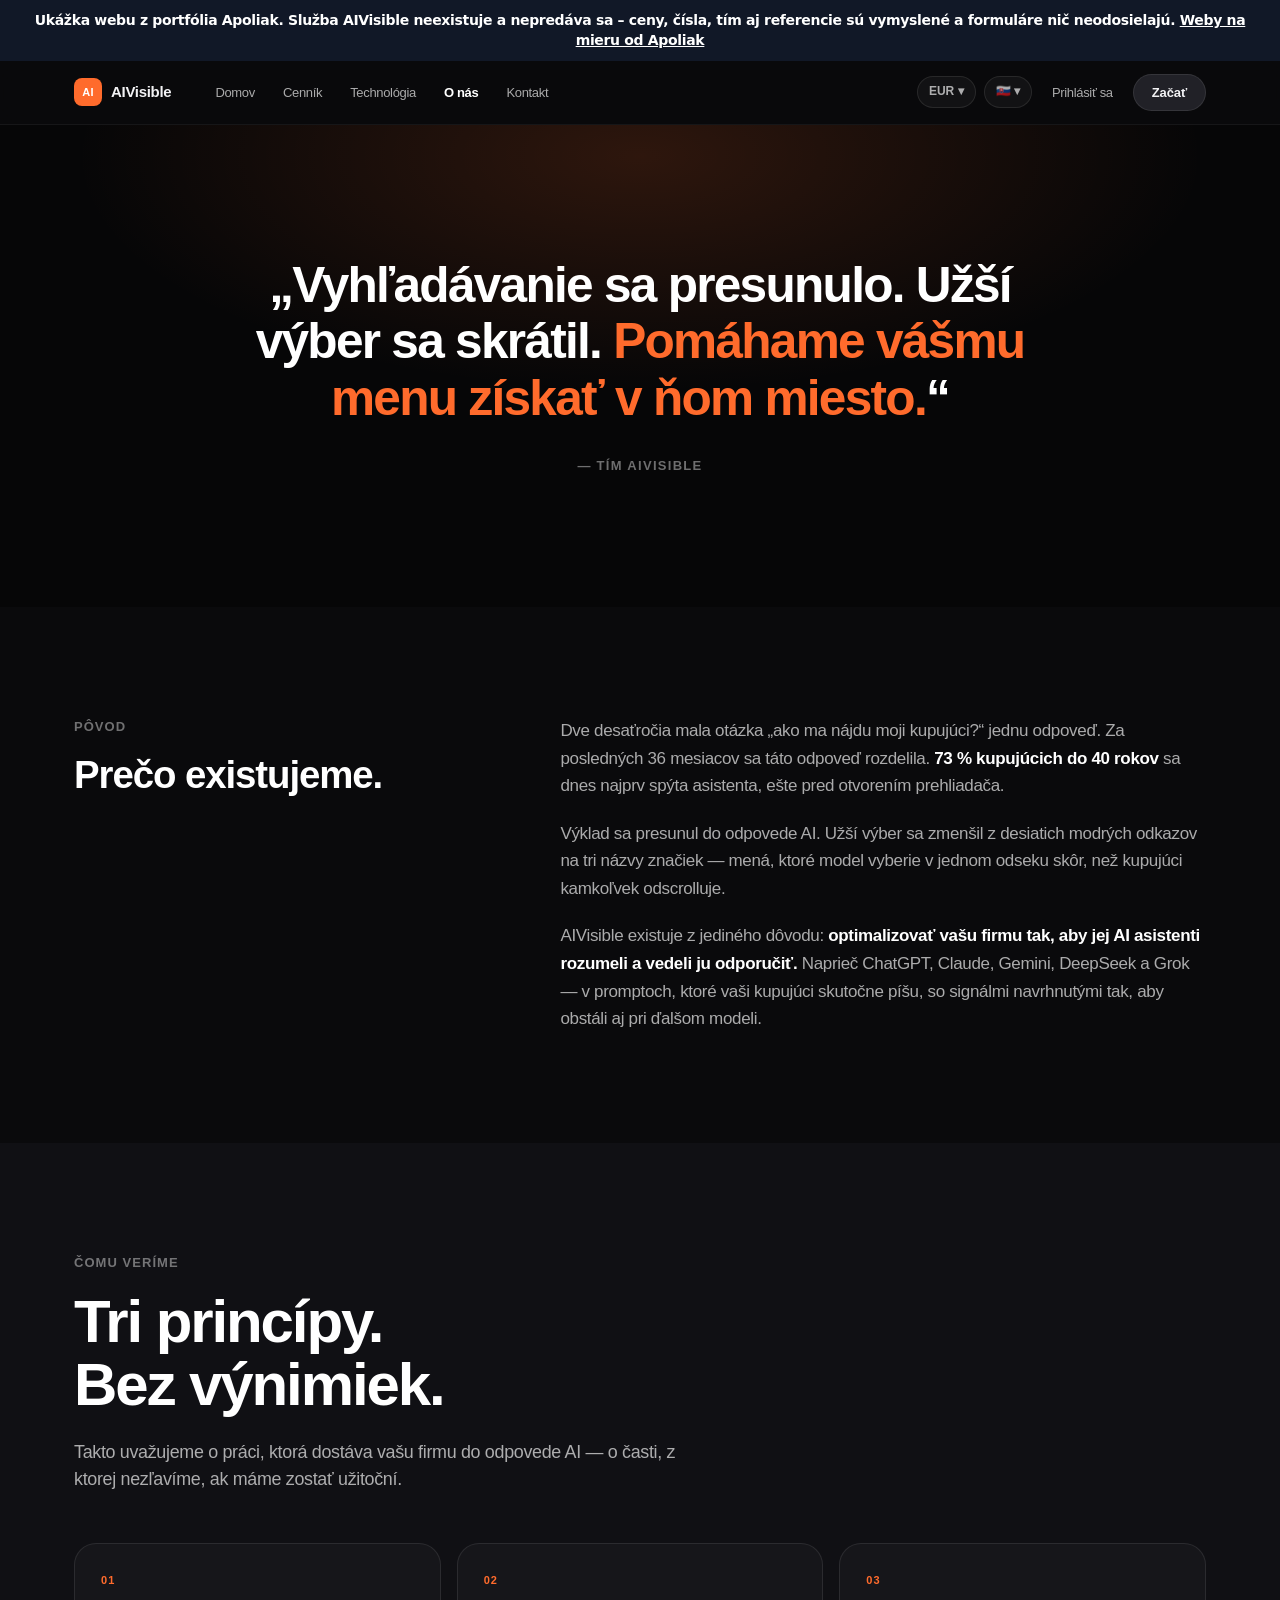
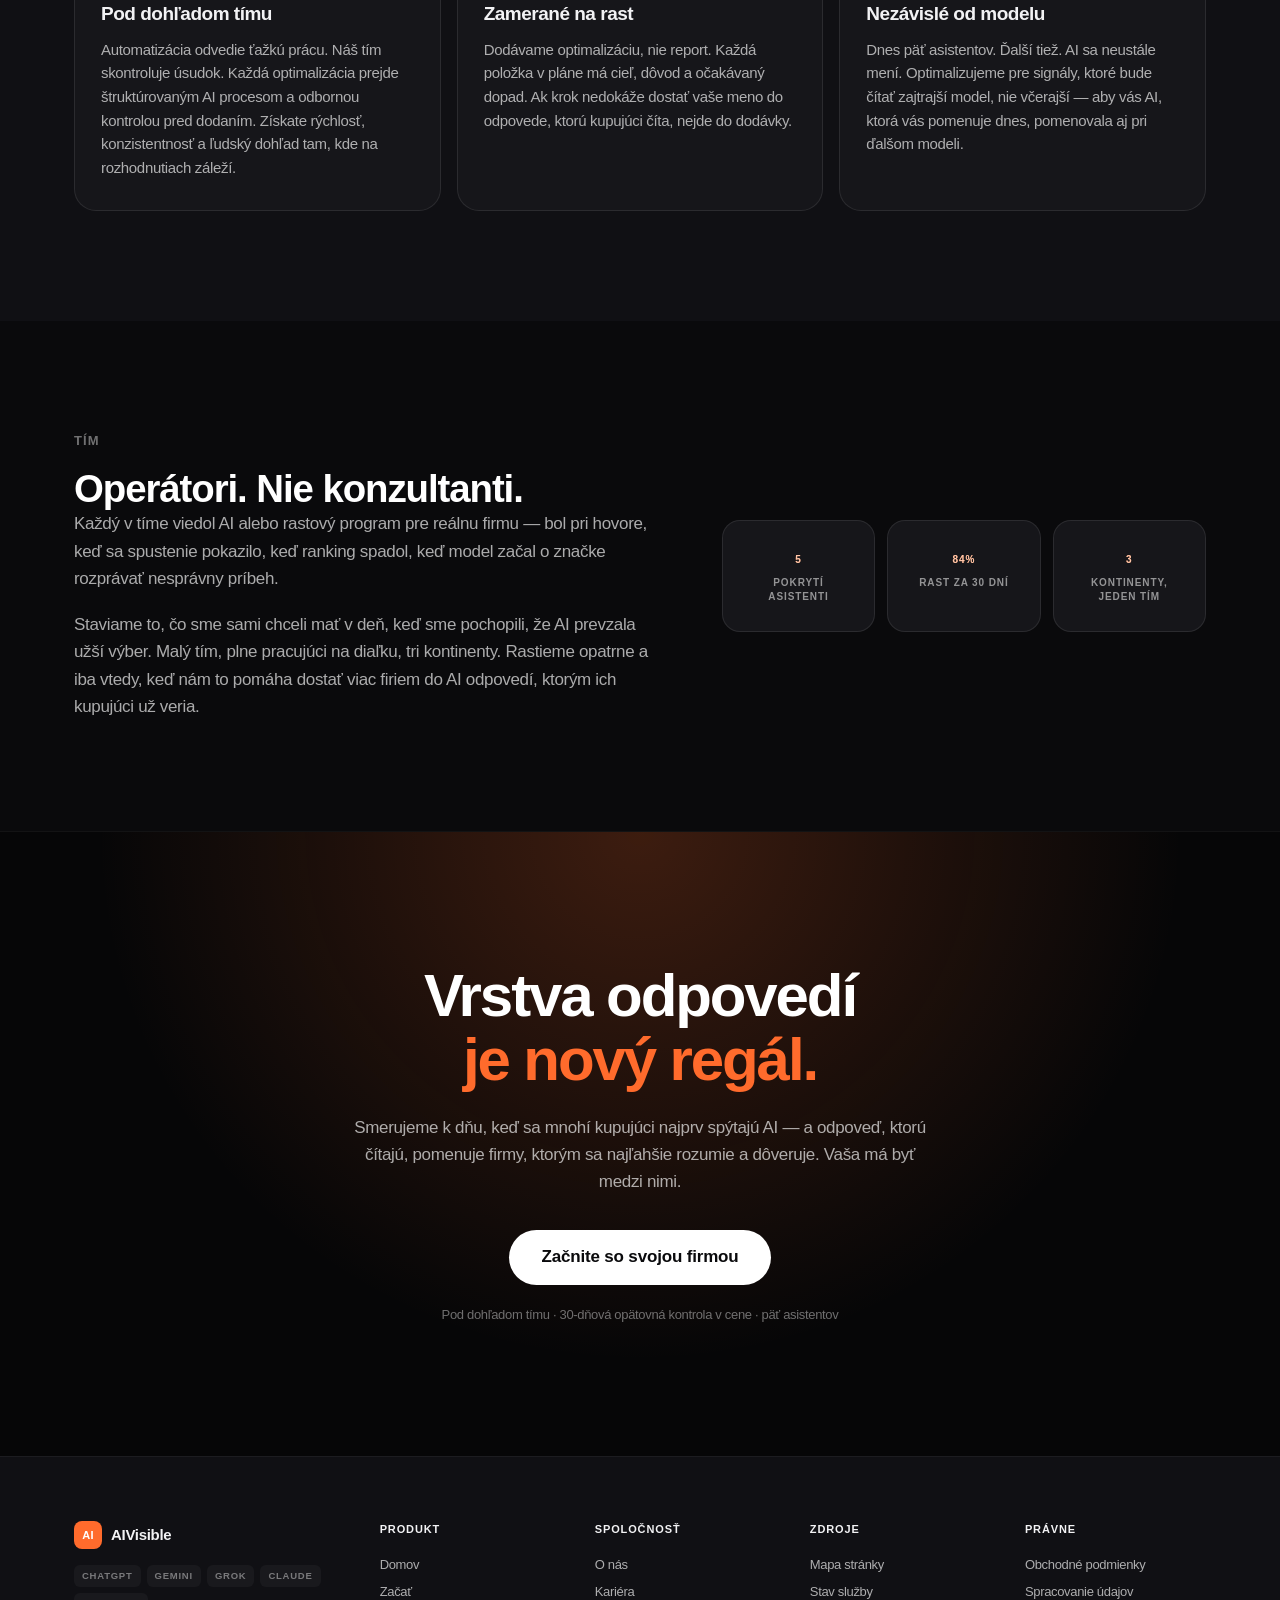
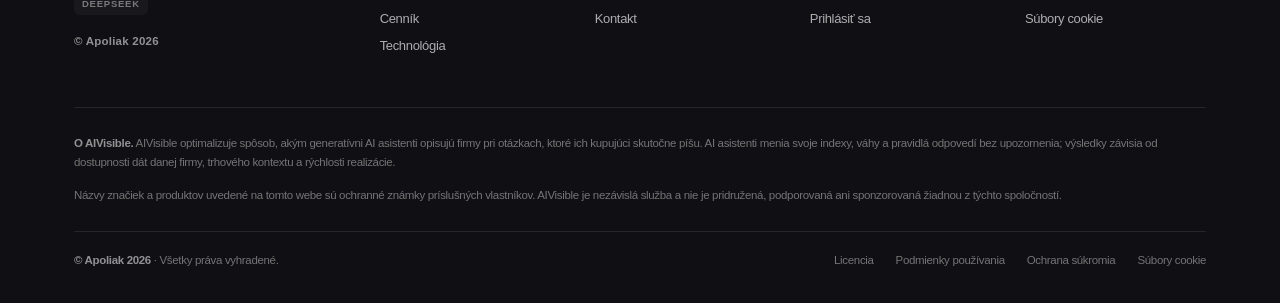
<file: about-us.html>
<!DOCTYPE html>
<!-- © Apoliak 2026 — Všetky práva vyhradené. Neoprávnené kopírovanie a šírenie zakázané. -->
<html lang="sk">
<head>
<meta charset="utf-8">
<meta name="viewport" content="width=device-width, initial-scale=1">
<title>Postavené pre svet, ktorý prestal hľadať · AIVisible</title>
<meta name="description" content="Vyhľadávanie sa presunulo. Užší výber sa skrátil. Pomáhame vášmu menu získať v ňom miesto — naprieč ChatGPT, Claude, Gemini, DeepSeek a Grok.">
<meta name="theme-color" content="#0a0a0c">
<meta name="author" content="Apoliak">
<meta name="copyright" content="© Apoliak 2026 — Všetky práva vyhradené">
<link rel="icon" href="assets/img/icon.svg" type="image/svg+xml">
<script>document.documentElement.className += " js";</script>
<link rel="stylesheet" href="assets/css/style.css">
</head>
<body>
<div role="note" style="background:#111827;color:#fff;font:600 14px/1.45 system-ui,-apple-system,'Segoe UI',sans-serif;padding:10px 16px;text-align:center;position:relative;z-index:9999">Ukážka webu z portfólia Apoliak. Služba AIVisible neexistuje a nepredáva sa – ceny, čísla, tím aj referencie sú vymyslené a formuláre nič neodosielajú. <a href="https://apoliak.online/" style="color:#fff;text-decoration:underline">Weby na mieru od Apoliak</a></div>

<header class="nav">
  <div class="nav__inner">
    <a class="nav__brand" href="index.html">
      <span class="nav__logo" aria-hidden="true">AI</span><span>AIVisible</span>
    </a>
    <nav class="nav__links" aria-label="Hlavná navigácia">
      <a href="index.html">Domov</a>
      <a href="pricing.html">Cenník</a>
      <a href="technology.html">Technológia</a>
      <a href="about-us.html" aria-current="page">O nás</a>
      <a href="contact.html">Kontakt</a>
    </nav>
    <span class="nav__spacer"></span>
    <div class="nav__actions">
      <button class="nav__pill" type="button">EUR &#9662;</button>
      <button class="nav__pill" type="button">🇸🇰 &#9662;</button>
      <a class="nav__signin" href="contact.html">Prihlásiť sa</a>
      <a class="btn btn--dark nav__cta" href="pricing.html">Začať</a>
      <button class="nav__burger" type="button" aria-label="Prepnúť navigáciu" aria-expanded="false">
        <span></span><span></span><span></span>
      </button>
    </div>
  </div>
</header>

<aside class="drawer">
  <a href="index.html">Domov</a>
  <a href="pricing.html">Cenník</a>
  <a href="technology.html">Technológia</a>
  <a href="about-us.html">O nás</a>
  <a href="contact.html">Kontakt</a>
  <div class="drawer__cta"><a class="btn btn--accent btn--lg" href="pricing.html">Začať so svojou firmou</a></div>
  <div class="drawer__copy">© Apoliak 2026 · Všetky práva vyhradené.</div>
</aside>

<main>

  <!-- MANIFESTO -->
  <section class="manifesto">
    <div class="page-hero__bg" aria-hidden="true"></div>
    <div class="container page-hero__inner">
      <blockquote class="reveal">
        „Vyhľadávanie sa presunulo. Užší výber sa skrátil.
        <span class="accent">Pomáhame vášmu menu získať v ňom miesto.</span>“
      </blockquote>
      <cite class="reveal" data-delay="120">— Tím AIVisible</cite>
    </div>
  </section>

  <!-- ORIGIN -->
  <section class="origin">
    <div class="container container--wide">
      <div class="origin__grid">
        <div class="reveal">
          <span class="eyebrow">Pôvod</span>
          <h2 class="display-3">Prečo existujeme.</h2>
        </div>
        <div class="origin__body reveal" data-delay="90">
          <p>
            Dve desaťročia mala otázka „ako ma nájdu moji kupujúci?“ jednu odpoveď.
            Za posledných 36 mesiacov sa táto odpoveď rozdelila. <strong>73 % kupujúcich
            do 40 rokov</strong> sa dnes najprv spýta asistenta, ešte pred otvorením prehliadača.
          </p>
          <p>
            Výklad sa presunul do odpovede AI. Užší výber sa zmenšil z desiatich modrých
            odkazov na tri názvy značiek — mená, ktoré model vyberie v jednom odseku skôr,
            než kupujúci kamkoľvek odscrolluje.
          </p>
          <p>
            AIVisible existuje z jediného dôvodu: <strong>optimalizovať vašu firmu tak, aby
            jej AI asistenti rozumeli a vedeli ju odporučiť.</strong> Naprieč ChatGPT, Claude,
            Gemini, DeepSeek a Grok — v promptoch, ktoré vaši kupujúci skutočne píšu,
            so signálmi navrhnutými tak, aby obstáli aj pri ďalšom modeli.
          </p>
        </div>
      </div>
    </div>
  </section>

  <!-- BELIEFS -->
  <section class="beliefs">
    <div class="container container--wide">
      <div class="beliefs__head reveal">
        <span class="eyebrow">Čomu veríme</span>
        <h2 class="display-2">Tri princípy.<br>Bez výnimiek.</h2>
        <p class="lede" style="margin-top:22px">
          Takto uvažujeme o práci, ktorá dostáva vašu firmu do odpovede AI — o časti,
          z ktorej nezľavíme, ak máme zostať užitoční.
        </p>
      </div>

      <div class="beliefs__grid">
        <article class="belief reveal">
          <div class="belief__n">01</div>
          <h3>Pod dohľadom tímu</h3>
          <p>Automatizácia odvedie ťažkú prácu. Náš tím skontroluje úsudok. Každá optimalizácia
             prejde štruktúrovaným AI procesom a odbornou kontrolou pred dodaním. Získate
             rýchlosť, konzistentnosť a ľudský dohľad tam, kde na rozhodnutiach záleží.</p>
        </article>

        <article class="belief reveal" data-delay="80">
          <div class="belief__n">02</div>
          <h3>Zamerané na rast</h3>
          <p>Dodávame optimalizáciu, nie report. Každá položka v pláne má cieľ, dôvod
             a očakávaný dopad. Ak krok nedokáže dostať vaše meno do odpovede, ktorú kupujúci
             číta, nejde do dodávky.</p>
        </article>

        <article class="belief reveal" data-delay="160">
          <div class="belief__n">03</div>
          <h3>Nezávislé od modelu</h3>
          <p>Dnes päť asistentov. Ďalší tiež. AI sa neustále mení. Optimalizujeme pre signály,
             ktoré bude čítať zajtrajší model, nie včerajší — aby vás AI, ktorá vás pomenuje
             dnes, pomenovala aj pri ďalšom modeli.</p>
        </article>
      </div>
    </div>
  </section>

  <!-- TEAM -->
  <section class="team">
    <div class="container container--wide">
      <div class="team__grid">
        <div class="team__body reveal">
          <span class="eyebrow">Tím</span>
          <h2 class="display-3">Operátori. Nie konzultanti.</h2>
          <p>
            Každý v tíme viedol AI alebo rastový program pre reálnu firmu — bol pri hovore,
            keď sa spustenie pokazilo, keď ranking spadol, keď model začal o značke rozprávať
            nesprávny príbeh.
          </p>
          <p>
            Staviame to, čo sme sami chceli mať v deň, keď sme pochopili, že AI prevzala
            užší výber. Malý tím, plne pracujúci na diaľku, tri kontinenty. Rastieme opatrne
            a iba vtedy, keď nám to pomáha dostať viac firiem do AI odpovedí, ktorým ich
            kupujúci už veria.
          </p>
        </div>

        <div class="team__stats reveal" data-delay="90">
          <div class="team-stat"><b><span data-count="5">5</span></b><span>Pokrytí asistenti</span></div>
          <div class="team-stat"><b><span data-count="92" data-suffix="%">92%</span></b><span>Rast za 30 dní</span></div>
          <div class="team-stat"><b><span data-count="3">3</span></b><span>Kontinenty, jeden tím</span></div>
        </div>
      </div>
    </div>
  </section>

  <!-- CTA -->
  <section class="cta">
    <div class="cta__inner reveal">
      <h2 class="display-2">
        <span class="line">Vrstva odpovedí</span>
        <span class="line line--accent">je nový regál.</span>
      </h2>
      <p>
        Smerujeme k dňu, keď sa mnohí kupujúci najprv spýtajú AI — a odpoveď, ktorú čítajú,
        pomenuje firmy, ktorým sa najľahšie rozumie a dôveruje. Vaša má byť medzi nimi.
      </p>
      <a class="btn btn--white btn--lg" href="contact.html">Začnite so svojou firmou</a>
      <span class="cta__sub">Pod dohľadom tímu · 30-dňová opätovná kontrola v cene · päť asistentov</span>
    </div>
  </section>

</main>

<footer class="footer">
  <div class="container container--wide">
    <div class="footer__top">
      <div class="footer__brand">
        <a class="nav__brand" href="index.html">
          <span class="nav__logo" aria-hidden="true">AI</span><span>AIVisible</span>
        </a>
        <div class="footer__engines">
          <span>ChatGPT</span><span>Gemini</span><span>Grok</span><span>Claude</span><span>DeepSeek</span>
        </div>
        <div class="footer__copy">© Apoliak 2026</div>
      </div>
      <div class="footer__col">
        <h4>Produkt</h4>
        <a href="index.html">Domov</a><a href="pricing.html">Začať</a>
        <a href="pricing.html">Cenník</a><a href="technology.html">Technológia</a>
      </div>
      <div class="footer__col">
        <h4>Spoločnosť</h4>
        <a href="about-us.html">O nás</a><a href="contact.html">Kariéra</a><a href="contact.html">Kontakt</a>
      </div>
      <div class="footer__col">
        <h4>Zdroje</h4>
        <a href="index.html">Mapa stránky</a><a href="contact.html">Stav služby</a><a href="contact.html">Prihlásiť sa</a>
      </div>
      <div class="footer__col">
        <h4>Právne</h4>
        <a href="contact.html">Obchodné podmienky</a><a href="contact.html">Spracovanie údajov</a><a href="contact.html">Súbory cookie</a>
      </div>
    </div>

    <div class="footer__legal">
      <p>
        <strong>O AIVisible.</strong> AIVisible optimalizuje spôsob, akým generatívni AI
        asistenti opisujú firmy pri otázkach, ktoré ich kupujúci skutočne píšu. AI asistenti
        menia svoje indexy, váhy a pravidlá odpovedí bez upozornenia; výsledky závisia od
        dostupnosti dát danej firmy, trhového kontextu a rýchlosti realizácie.
      </p>
      <p>
        Názvy značiek a produktov uvedené na tomto webe sú ochranné známky príslušných
        vlastníkov. AIVisible je nezávislá služba a nie je pridružená, podporovaná ani
        sponzorovaná žiadnou z týchto spoločností.
      </p>
    </div>

    <div class="footer__bottom">
      <span><strong>© Apoliak 2026</strong> · Všetky práva vyhradené.</span>
      <span class="grow"></span>
      <a href="LICENSE">Licencia</a>
      <a href="contact.html">Podmienky používania</a>
      <a href="contact.html">Ochrana súkromia</a>
      <a href="contact.html">Súbory cookie</a>
    </div>
  </div>
</footer>

<script src="assets/js/main.js"></script>
</body>
</html>
</file>
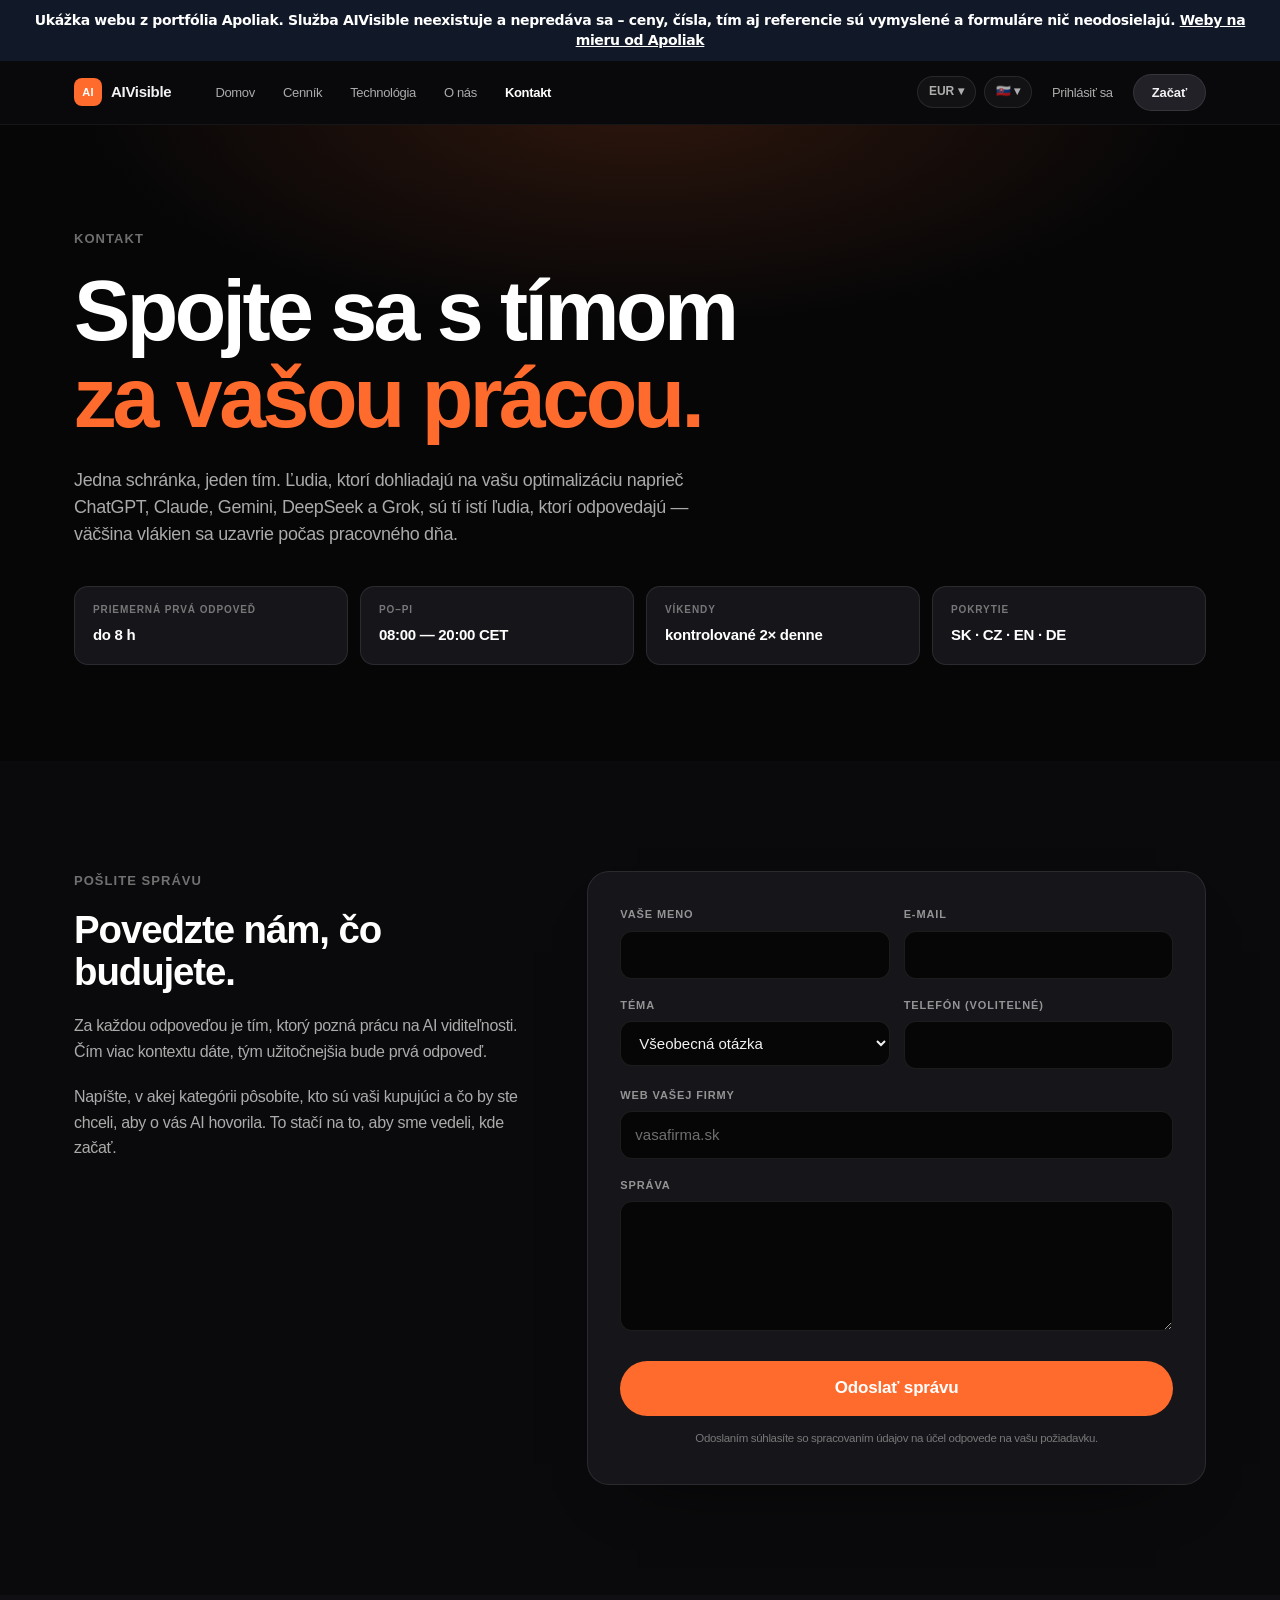
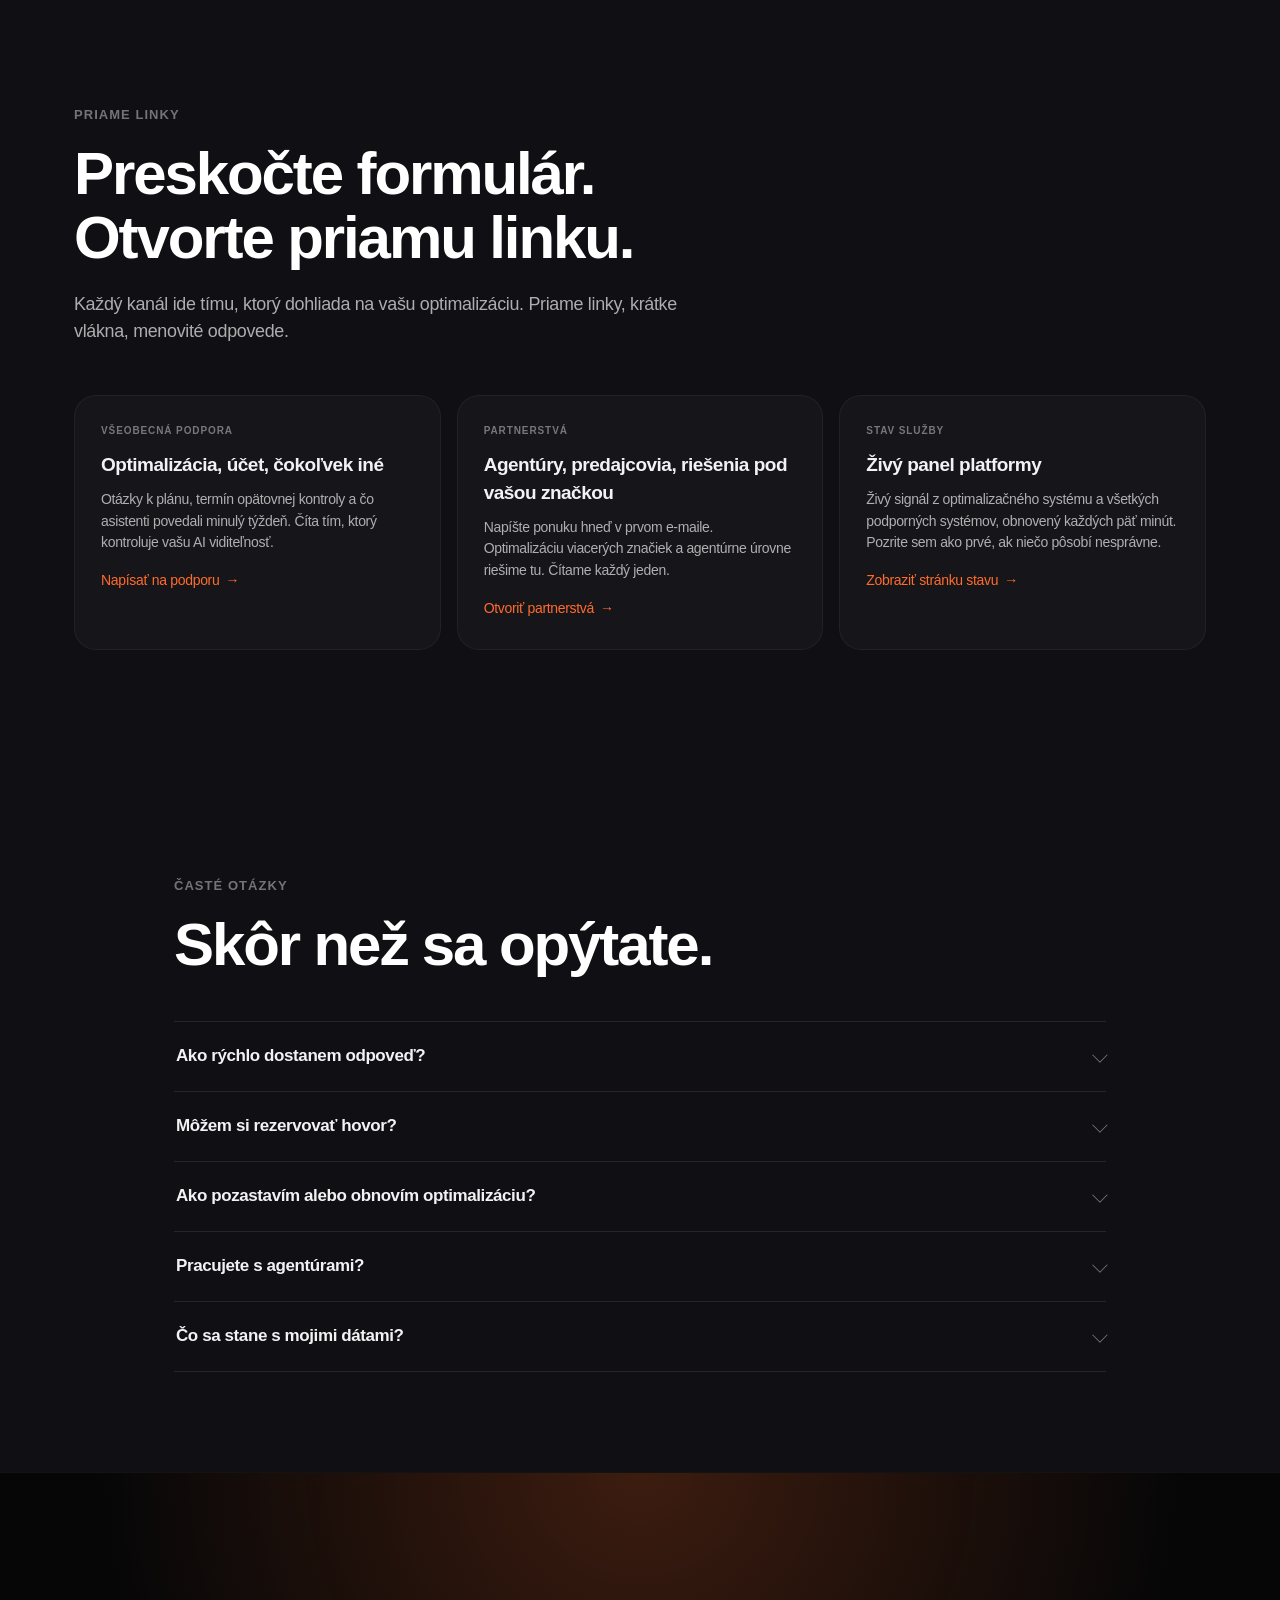
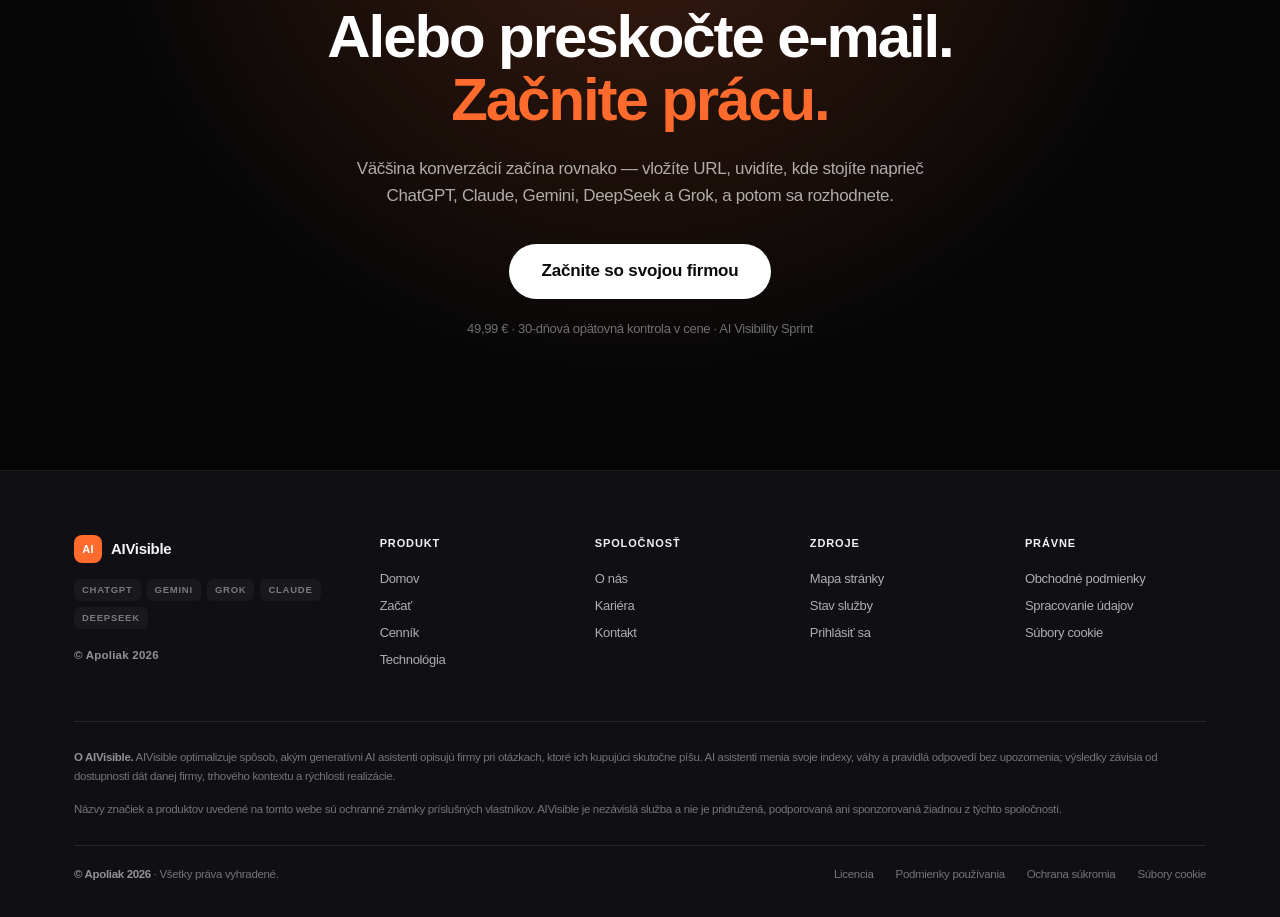
<file: contact.html>
<!DOCTYPE html>
<!-- © Apoliak 2026 — Všetky práva vyhradené. Neoprávnené kopírovanie a šírenie zakázané. -->
<html lang="sk">
<head>
<meta charset="utf-8">
<meta name="viewport" content="width=device-width, initial-scale=1">
<title>Spojte sa s tímom za vašou optimalizáciou · AIVisible</title>
<meta name="description" content="Jedna schránka, jeden tím. Ľudia, ktorí dohliadajú na vašu optimalizáciu naprieč ChatGPT, Claude, Gemini, DeepSeek a Grok, sú tí istí ľudia, ktorí odpovedajú.">
<meta name="theme-color" content="#0a0a0c">
<meta name="author" content="Apoliak">
<meta name="copyright" content="© Apoliak 2026 — Všetky práva vyhradené">
<link rel="icon" href="assets/img/icon.svg" type="image/svg+xml">
<script>document.documentElement.className += " js";</script>
<link rel="stylesheet" href="assets/css/style.css">
</head>
<body>
<div role="note" style="background:#111827;color:#fff;font:600 14px/1.45 system-ui,-apple-system,'Segoe UI',sans-serif;padding:10px 16px;text-align:center;position:relative;z-index:9999">Ukážka webu z portfólia Apoliak. Služba AIVisible neexistuje a nepredáva sa – ceny, čísla, tím aj referencie sú vymyslené a formuláre nič neodosielajú. <a href="https://apoliak.online/" style="color:#fff;text-decoration:underline">Weby na mieru od Apoliak</a></div>

<header class="nav">
  <div class="nav__inner">
    <a class="nav__brand" href="index.html">
      <span class="nav__logo" aria-hidden="true">AI</span><span>AIVisible</span>
    </a>
    <nav class="nav__links" aria-label="Hlavná navigácia">
      <a href="index.html">Domov</a>
      <a href="pricing.html">Cenník</a>
      <a href="technology.html">Technológia</a>
      <a href="about-us.html">O nás</a>
      <a href="contact.html" aria-current="page">Kontakt</a>
    </nav>
    <span class="nav__spacer"></span>
    <div class="nav__actions">
      <button class="nav__pill" type="button">EUR &#9662;</button>
      <button class="nav__pill" type="button">🇸🇰 &#9662;</button>
      <a class="nav__signin" href="contact.html">Prihlásiť sa</a>
      <a class="btn btn--dark nav__cta" href="pricing.html">Začať</a>
      <button class="nav__burger" type="button" aria-label="Prepnúť navigáciu" aria-expanded="false">
        <span></span><span></span><span></span>
      </button>
    </div>
  </div>
</header>

<aside class="drawer">
  <a href="index.html">Domov</a>
  <a href="pricing.html">Cenník</a>
  <a href="technology.html">Technológia</a>
  <a href="about-us.html">O nás</a>
  <a href="contact.html">Kontakt</a>
  <div class="drawer__cta"><a class="btn btn--accent btn--lg" href="#form">Napísať tímu</a></div>
  <div class="drawer__copy">© Apoliak 2026 · Všetky práva vyhradené.</div>
</aside>

<main>

  <!-- HERO -->
  <section class="page-hero">
    <div class="page-hero__bg" aria-hidden="true"></div>
    <div class="container container--wide page-hero__inner">
      <span class="eyebrow reveal">Kontakt</span>
      <h1 class="display-1 reveal" data-delay="60">
        <span class="line">Spojte sa s tímom</span>
        <span class="line line--accent">za vašou prácou.</span>
      </h1>
      <p class="lede reveal" data-delay="120">
        Jedna schránka, jeden tím. Ľudia, ktorí dohliadajú na vašu optimalizáciu naprieč
        ChatGPT, Claude, Gemini, DeepSeek a Grok, sú tí istí ľudia, ktorí odpovedajú —
        väčšina vlákien sa uzavrie počas pracovného dňa.
      </p>

      <div class="ct-hero__meta reveal" data-delay="180">
        <div class="ct-meta"><b>Priemerná prvá odpoveď</b><span>do 8 h</span></div>
        <div class="ct-meta"><b>Po–Pi</b><span>08:00 — 20:00 CET</span></div>
        <div class="ct-meta"><b>Víkendy</b><span>kontrolované 2× denne</span></div>
        <div class="ct-meta"><b>Pokrytie</b><span>SK · CZ · EN · DE</span></div>
      </div>
    </div>
  </section>

  <!-- FORM -->
  <section class="ct-form-wrap" id="form">
    <div class="container container--wide">
      <div class="ct-form-grid">
        <div class="ct-form-intro reveal">
          <span class="eyebrow">Pošlite správu</span>
          <h2 class="display-3">Povedzte nám, čo budujete.</h2>
          <p>
            Za každou odpoveďou je tím, ktorý pozná prácu na AI viditeľnosti. Čím viac
            kontextu dáte, tým užitočnejšia bude prvá odpoveď.
          </p>
          <p>
            Napíšte, v akej kategórii pôsobíte, kto sú vaši kupujúci a čo by ste chceli,
            aby o vás AI hovorila. To stačí na to, aby sme vedeli, kde začať.
          </p>
        </div>

        <div class="reveal" data-delay="90">
          <form class="form-card" data-contact novalidate>
            <div class="field-row">
              <div class="field">
                <label for="name">Vaše meno</label>
                <input type="text" id="name" name="name" required>
              </div>
              <div class="field">
                <label for="email">E-mail</label>
                <input type="email" id="email" name="email" required>
              </div>
            </div>

            <div class="field-row">
              <div class="field">
                <label for="topic">Téma</label>
                <select id="topic" name="topic">
                  <option>Všeobecná otázka</option>
                  <option>O audite</option>
                  <option>Cenník a fakturácia</option>
                  <option>Partnerstvo / agentúra</option>
                  <option>Spätná väzba / požiadavka na funkciu</option>
                  <option>Tlač / médiá</option>
                  <option>Nahlásenie bezpečnostného problému</option>
                </select>
              </div>
              <div class="field">
                <label for="phone">Telefón (voliteľné)</label>
                <input type="tel" id="phone" name="phone">
              </div>
            </div>

            <div class="field">
              <label for="site">Web vašej firmy</label>
              <input type="text" id="site" name="site" placeholder="vasafirma.sk">
            </div>

            <div class="field">
              <label for="message">Správa</label>
              <textarea id="message" name="message" required></textarea>
            </div>

            <button class="btn btn--accent btn--lg" type="submit">Odoslať správu</button>
            <p class="form-note">
              Odoslaním súhlasíte so spracovaním údajov na účel odpovede na vašu požiadavku.
            </p>
          </form>
          <div class="form-ok" role="status"></div>
        </div>
      </div>
    </div>
  </section>

  <!-- CHANNELS -->
  <section class="channels">
    <div class="container container--wide">
      <div class="channels__head reveal">
        <span class="eyebrow">Priame linky</span>
        <h2 class="display-2">Preskočte formulár.<br>Otvorte priamu linku.</h2>
        <p class="lede" style="margin-top:22px">
          Každý kanál ide tímu, ktorý dohliada na vašu optimalizáciu. Priame linky,
          krátke vlákna, menovité odpovede.
        </p>
      </div>

      <div class="channels__grid">
        <article class="channel reveal">
          <div class="channel__k">Všeobecná podpora</div>
          <h3>Optimalizácia, účet, čokoľvek iné</h3>
          <p>Otázky k plánu, termín opätovnej kontroly a čo asistenti povedali minulý týždeň. Číta tím, ktorý kontroluje vašu AI viditeľnosť.</p>
          <a class="arrow-link" href="#form">Napísať na podporu <span aria-hidden="true">→</span></a>
        </article>

        <article class="channel reveal" data-delay="80">
          <div class="channel__k">Partnerstvá</div>
          <h3>Agentúry, predajcovia, riešenia pod vašou značkou</h3>
          <p>Napíšte ponuku hneď v prvom e-maile. Optimalizáciu viacerých značiek a agentúrne úrovne riešime tu. Čítame každý jeden.</p>
          <a class="arrow-link" href="#form">Otvoriť partnerstvá <span aria-hidden="true">→</span></a>
        </article>

        <article class="channel reveal" data-delay="160">
          <div class="channel__k">Stav služby</div>
          <h3>Živý panel platformy</h3>
          <p>Živý signál z optimalizačného systému a všetkých podporných systémov, obnovený každých päť minút. Pozrite sem ako prvé, ak niečo pôsobí nesprávne.</p>
          <a class="arrow-link" href="#form">Zobraziť stránku stavu <span aria-hidden="true">→</span></a>
        </article>
      </div>
    </div>
  </section>

  <!-- FAQ -->
  <section class="faq">
    <div class="container">
      <div class="faq__head reveal">
        <span class="eyebrow">Časté otázky</span>
        <h2 class="display-2">Skôr než sa opýtate.</h2>
      </div>

      <div class="faq__list reveal">
        <details class="faq-item">
          <summary>Ako rýchlo dostanem odpoveď?</summary>
          <div class="faq-item__a">
            Väčšina správ dostane odpoveď počas pracovného dňa; počas európskych pracovných
            hodín zvyčajne do niekoľkých hodín. Každý e-mail ide tímu, ktorý sleduje
            optimalizačnú prácu — jedna schránka, jeden tím, menovité odpovede od ľudí,
            ktorí rozumejú vášmu prípadu.
          </div>
        </details>

        <details class="faq-item">
          <summary>Môžem si rezervovať hovor?</summary>
          <div class="faq-item__a">
            Najprv pošlite krátku správu a napíšte, čo chcete prebrať. Ak je hovor
            najrýchlejšia cesta, navrhneme tri termíny v najbližších 48 hodinách a udržíme ho
            zameraný na vašu značku, kategóriu a ďalší praktický krok.
          </div>
        </details>

        <details class="faq-item">
          <summary>Ako pozastavím alebo obnovím optimalizáciu?</summary>
          <div class="faq-item__a">
            Stačí jeden e-mail na podporu. Prácu môžete pozastaviť na mesiac, kvartál alebo
            na neurčito — nevyužité kredity na opakované skenovanie sa prenesú a plán počká
            tam, kde ste skončili. Keď budete pripravení, odpovedzte v tom istom vlákne
            a tím nadviaže ďalším krokom pre tú istú značku.
          </div>
        </details>

        <details class="faq-item">
          <summary>Pracujete s agentúrami?</summary>
          <div class="faq-item__a">
            Áno — ale najprv nám napíšte cez formulár a označte tému „Partnerstvo / agentúra“.
            Optimalizácia viacerých značiek má inú sadzbu než plán pre jednu značku a chceme
            si overiť, že proces sedí tomu, ako váš tím reálne dodáva.
          </div>
        </details>

        <details class="faq-item">
          <summary>Čo sa stane s mojimi dátami?</summary>
          <div class="faq-item__a">
            Váš plán, skóre a výsledky opätovnej kontroly zostávajú súkromné pre váš tím.
            Komunikujeme s verejnými API modelov, ktoré môže použiť ktokoľvek — vaša značka
            nikdy nejde do tréningu ani do programov zlepšovania modelov.
          </div>
        </details>
      </div>
    </div>
  </section>

  <!-- CTA -->
  <section class="cta">
    <div class="cta__inner reveal">
      <h2 class="display-2">
        <span class="line">Alebo preskočte e-mail.</span>
        <span class="line line--accent">Začnite prácu.</span>
      </h2>
      <p>
        Väčšina konverzácií začína rovnako — vložíte URL, uvidíte, kde stojíte naprieč
        ChatGPT, Claude, Gemini, DeepSeek a Grok, a potom sa rozhodnete.
      </p>
      <a class="btn btn--white btn--lg" href="pricing.html">Začnite so svojou firmou</a>
      <span class="cta__sub">49,99 € · 30-dňová opätovná kontrola v cene · AI Visibility Sprint</span>
    </div>
  </section>

</main>

<footer class="footer">
  <div class="container container--wide">
    <div class="footer__top">
      <div class="footer__brand">
        <a class="nav__brand" href="index.html">
          <span class="nav__logo" aria-hidden="true">AI</span><span>AIVisible</span>
        </a>
        <div class="footer__engines">
          <span>ChatGPT</span><span>Gemini</span><span>Grok</span><span>Claude</span><span>DeepSeek</span>
        </div>
        <div class="footer__copy">© Apoliak 2026</div>
      </div>
      <div class="footer__col">
        <h4>Produkt</h4>
        <a href="index.html">Domov</a><a href="pricing.html">Začať</a>
        <a href="pricing.html">Cenník</a><a href="technology.html">Technológia</a>
      </div>
      <div class="footer__col">
        <h4>Spoločnosť</h4>
        <a href="about-us.html">O nás</a><a href="contact.html">Kariéra</a><a href="contact.html">Kontakt</a>
      </div>
      <div class="footer__col">
        <h4>Zdroje</h4>
        <a href="index.html">Mapa stránky</a><a href="contact.html">Stav služby</a><a href="contact.html">Prihlásiť sa</a>
      </div>
      <div class="footer__col">
        <h4>Právne</h4>
        <a href="contact.html">Obchodné podmienky</a><a href="contact.html">Spracovanie údajov</a><a href="contact.html">Súbory cookie</a>
      </div>
    </div>

    <div class="footer__legal">
      <p>
        <strong>O AIVisible.</strong> AIVisible optimalizuje spôsob, akým generatívni AI
        asistenti opisujú firmy pri otázkach, ktoré ich kupujúci skutočne píšu. AI asistenti
        menia svoje indexy, váhy a pravidlá odpovedí bez upozornenia; výsledky závisia od
        dostupnosti dát danej firmy, trhového kontextu a rýchlosti realizácie.
      </p>
      <p>
        Názvy značiek a produktov uvedené na tomto webe sú ochranné známky príslušných
        vlastníkov. AIVisible je nezávislá služba a nie je pridružená, podporovaná ani
        sponzorovaná žiadnou z týchto spoločností.
      </p>
    </div>

    <div class="footer__bottom">
      <span><strong>© Apoliak 2026</strong> · Všetky práva vyhradené.</span>
      <span class="grow"></span>
      <a href="LICENSE">Licencia</a>
      <a href="contact.html">Podmienky používania</a>
      <a href="contact.html">Ochrana súkromia</a>
      <a href="contact.html">Súbory cookie</a>
    </div>
  </div>
</footer>

<script src="assets/js/main.js"></script>
</body>
</html>
</file>
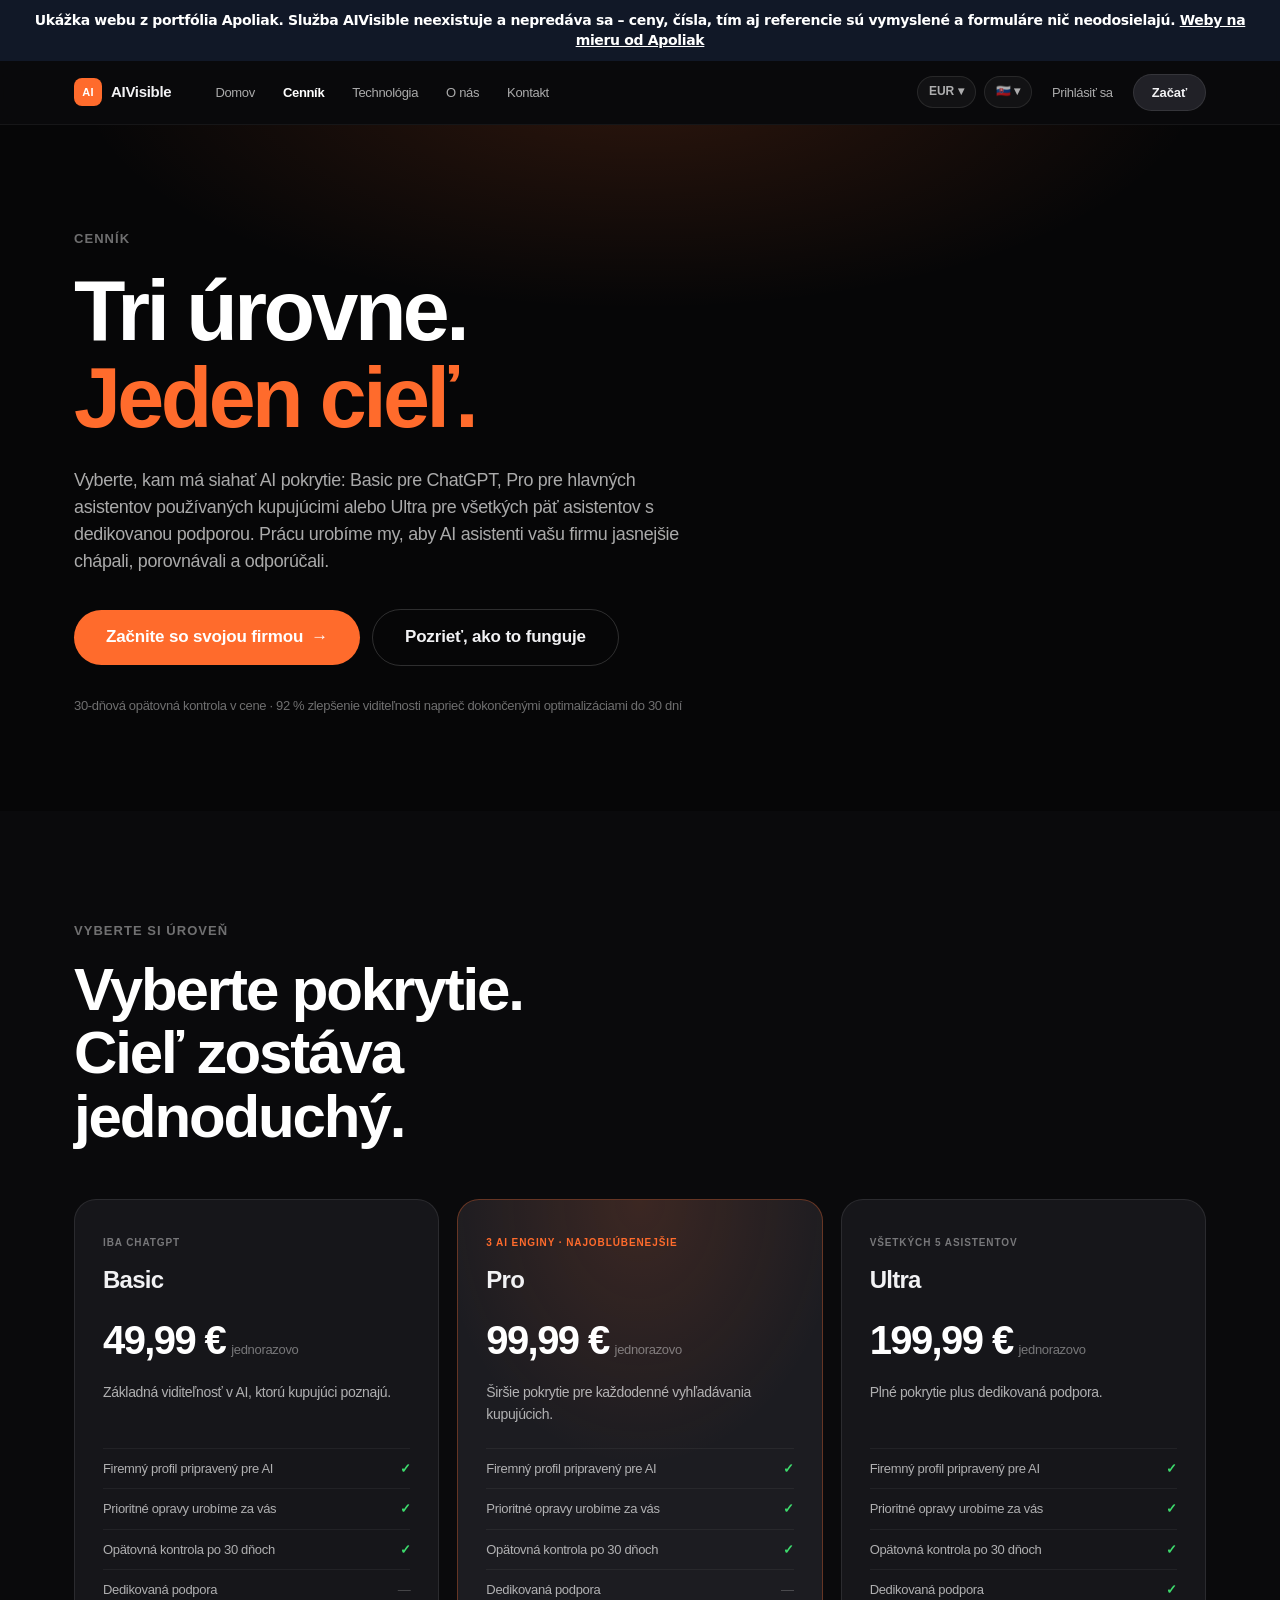
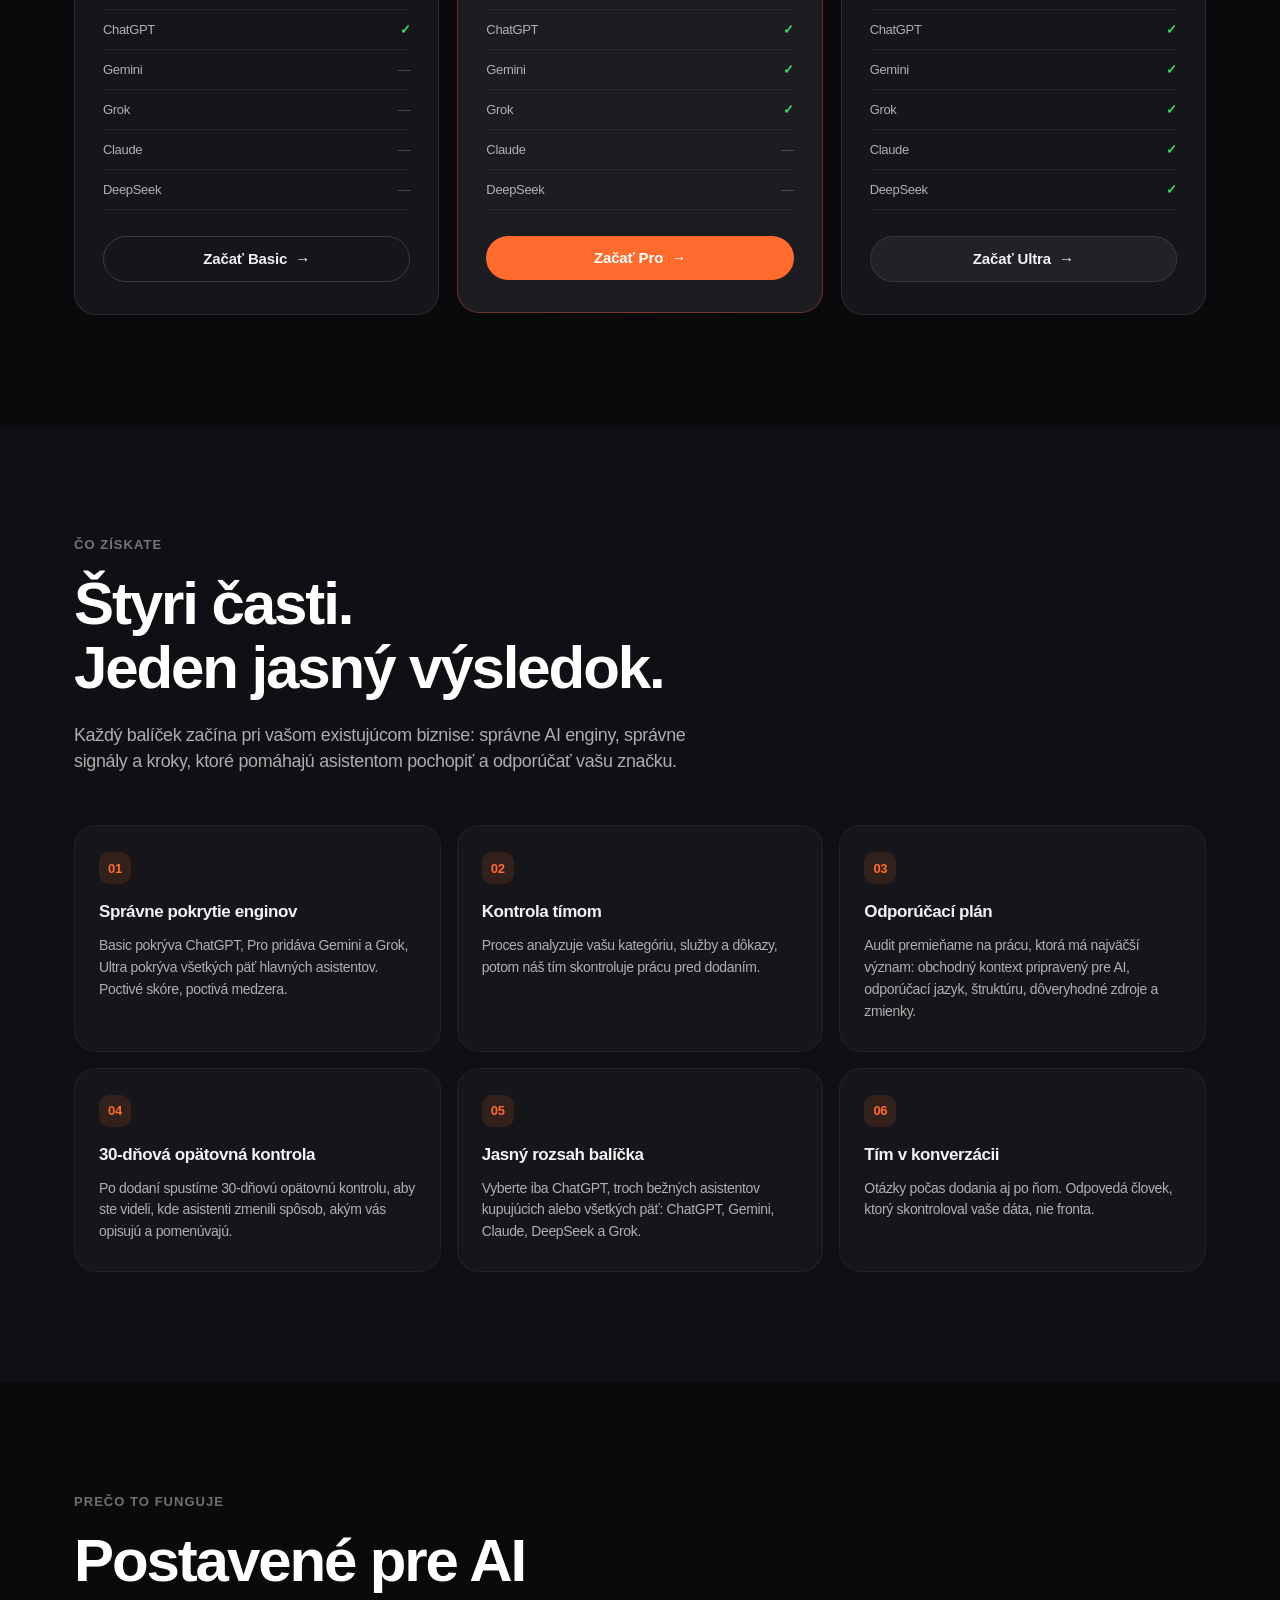
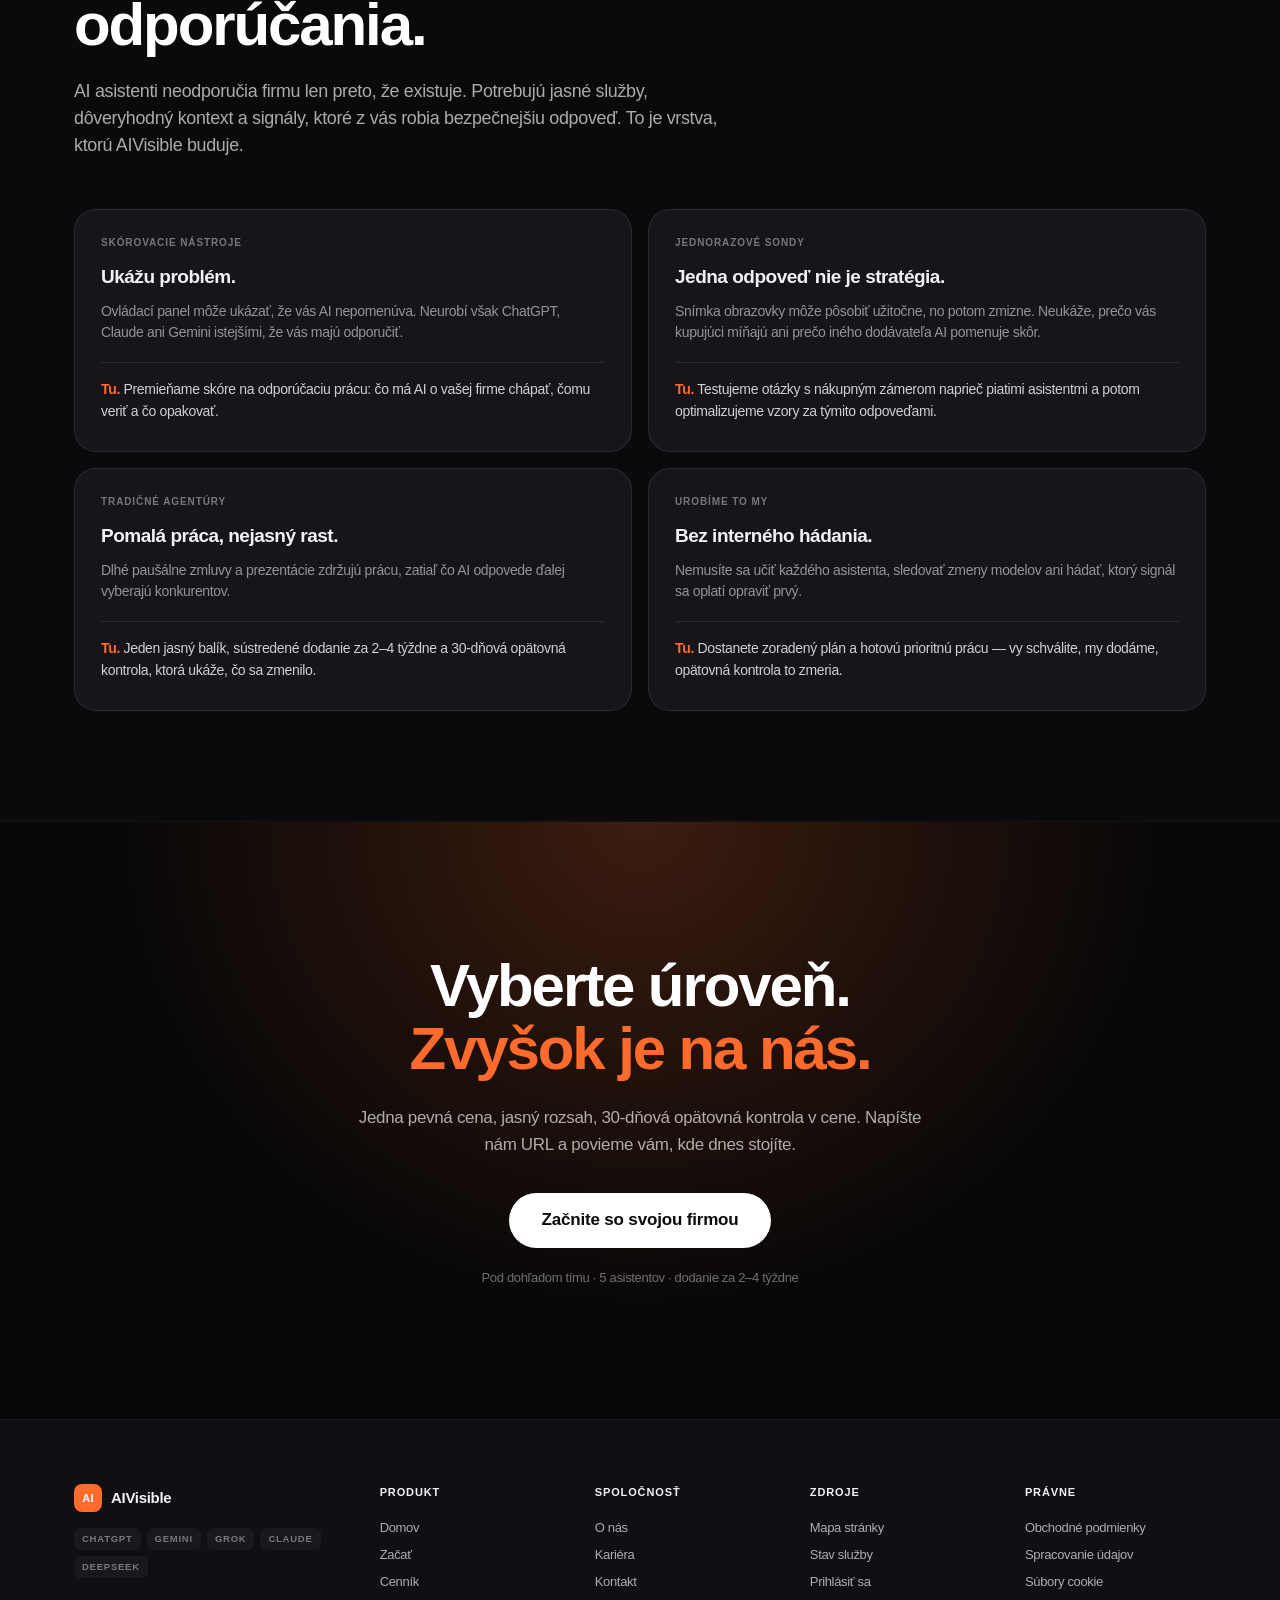
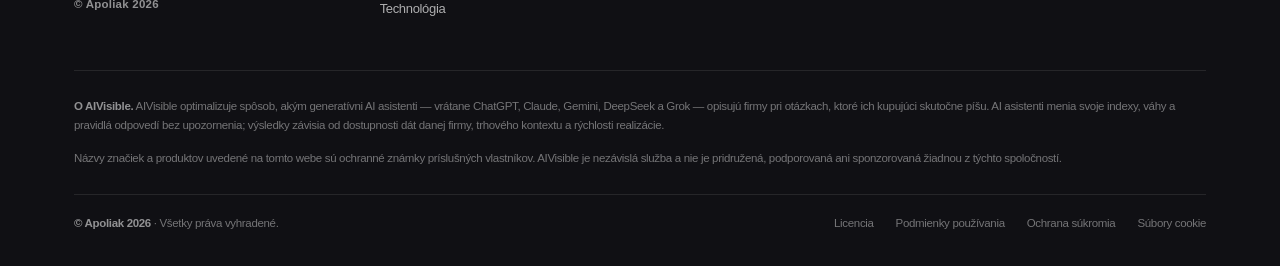
<file: pricing.html>
<!DOCTYPE html>
<!-- © Apoliak 2026 — Všetky práva vyhradené. Neoprávnené kopírovanie a šírenie zakázané. -->
<html lang="sk">
<head>
<meta charset="utf-8">
<meta name="viewport" content="width=device-width, initial-scale=1">
<title>Ceny AI viditeľnosti — Basic, Pro a Ultra · AIVisible</title>
<meta name="description" content="Tri úrovne, jeden cieľ. Basic pre ChatGPT, Pro pre hlavných asistentov kupujúcich alebo Ultra pre všetkých päť asistentov s dedikovanou podporou.">
<meta name="theme-color" content="#0a0a0c">
<meta name="author" content="Apoliak">
<meta name="copyright" content="© Apoliak 2026 — Všetky práva vyhradené">
<link rel="icon" href="assets/img/icon.svg" type="image/svg+xml">
<script>document.documentElement.className += " js";</script>
<link rel="stylesheet" href="assets/css/style.css">
</head>
<body>
<div role="note" style="background:#111827;color:#fff;font:600 14px/1.45 system-ui,-apple-system,'Segoe UI',sans-serif;padding:10px 16px;text-align:center;position:relative;z-index:9999">Ukážka webu z portfólia Apoliak. Služba AIVisible neexistuje a nepredáva sa – ceny, čísla, tím aj referencie sú vymyslené a formuláre nič neodosielajú. <a href="https://apoliak.online/" style="color:#fff;text-decoration:underline">Weby na mieru od Apoliak</a></div>

<header class="nav">
  <div class="nav__inner">
    <a class="nav__brand" href="index.html">
      <span class="nav__logo" aria-hidden="true">AI</span>
      <span>AIVisible</span>
    </a>
    <nav class="nav__links" aria-label="Hlavná navigácia">
      <a href="index.html">Domov</a>
      <a href="pricing.html" aria-current="page">Cenník</a>
      <a href="technology.html">Technológia</a>
      <a href="about-us.html">O nás</a>
      <a href="contact.html">Kontakt</a>
    </nav>
    <span class="nav__spacer"></span>
    <div class="nav__actions">
      <button class="nav__pill" type="button">EUR &#9662;</button>
      <button class="nav__pill" type="button">🇸🇰 &#9662;</button>
      <a class="nav__signin" href="contact.html">Prihlásiť sa</a>
      <a class="btn btn--dark nav__cta" href="#tiers">Začať</a>
      <button class="nav__burger" type="button" aria-label="Prepnúť navigáciu" aria-expanded="false">
        <span></span><span></span><span></span>
      </button>
    </div>
  </div>
</header>

<aside class="drawer">
  <a href="index.html">Domov</a>
  <a href="pricing.html">Cenník</a>
  <a href="technology.html">Technológia</a>
  <a href="about-us.html">O nás</a>
  <a href="contact.html">Kontakt</a>
  <div class="drawer__cta"><a class="btn btn--accent btn--lg" href="#tiers">Začať so svojou firmou</a></div>
  <div class="drawer__copy">© Apoliak 2026 · Všetky práva vyhradené.</div>
</aside>

<main>

  <!-- HERO -->
  <section class="page-hero">
    <div class="page-hero__bg" aria-hidden="true"></div>
    <div class="container container--wide page-hero__inner">
      <span class="eyebrow reveal">Cenník</span>
      <h1 class="display-1 reveal" data-delay="60">
        <span class="line">Tri úrovne.</span>
        <span class="line line--accent">Jeden cieľ.</span>
      </h1>
      <p class="lede reveal" data-delay="120">
        Vyberte, kam má siahať AI pokrytie: Basic pre ChatGPT, Pro pre hlavných asistentov
        používaných kupujúcimi alebo Ultra pre všetkých päť asistentov s dedikovanou
        podporou. Prácu urobíme my, aby AI asistenti vašu firmu jasnejšie chápali,
        porovnávali a odporúčali.
      </p>
      <div class="page-hero__actions reveal" data-delay="180">
        <a class="btn btn--accent btn--lg" href="#tiers">Začnite so svojou firmou <span aria-hidden="true">→</span></a>
        <a class="btn btn--ghost btn--lg" href="technology.html">Pozrieť, ako to funguje</a>
      </div>
      <p class="page-hero__note reveal" data-delay="220">
        30-dňová opätovná kontrola v cene · 92 % zlepšenie viditeľnosti naprieč dokončenými
        optimalizáciami do 30 dní
      </p>
    </div>
  </section>

  <!-- TIERS -->
  <section class="tiers" id="tiers">
    <div class="container container--wide">
      <div class="tiers__head reveal">
        <span class="eyebrow">Vyberte si úroveň</span>
        <h2 class="display-2">Vyberte pokrytie.<br>Cieľ zostáva jednoduchý.</h2>
      </div>

      <div class="tiers__grid">
        <!-- BASIC -->
        <article class="tier reveal">
          <div class="tier__chip">Iba ChatGPT</div>
          <h3 class="tier__name">Basic</h3>
          <div class="tier__price"><b>49,99 €</b><span>jednorazovo</span></div>
          <p class="tier__desc">Základná viditeľnosť v AI, ktorú kupujúci poznajú.</p>
          <ul class="tier__list">
            <li>Firemný profil pripravený pre AI <span class="tier__yes">✓</span></li>
            <li>Prioritné opravy urobíme za vás <span class="tier__yes">✓</span></li>
            <li>Opätovná kontrola po 30 dňoch <span class="tier__yes">✓</span></li>
            <li>Dedikovaná podpora <span class="tier__no">—</span></li>
            <li>ChatGPT <span class="tier__yes">✓</span></li>
            <li>Gemini <span class="tier__no">—</span></li>
            <li>Grok <span class="tier__no">—</span></li>
            <li>Claude <span class="tier__no">—</span></li>
            <li>DeepSeek <span class="tier__no">—</span></li>
          </ul>
          <a class="btn btn--ghost" href="contact.html">Začať Basic <span aria-hidden="true">→</span></a>
        </article>

        <!-- PRO -->
        <article class="tier tier--featured reveal" data-delay="80">
          <div class="tier__chip">3 AI enginy · najobľúbenejšie</div>
          <h3 class="tier__name">Pro</h3>
          <div class="tier__price"><b>99,99 €</b><span>jednorazovo</span></div>
          <p class="tier__desc">Širšie pokrytie pre každodenné vyhľadávania kupujúcich.</p>
          <ul class="tier__list">
            <li>Firemný profil pripravený pre AI <span class="tier__yes">✓</span></li>
            <li>Prioritné opravy urobíme za vás <span class="tier__yes">✓</span></li>
            <li>Opätovná kontrola po 30 dňoch <span class="tier__yes">✓</span></li>
            <li>Dedikovaná podpora <span class="tier__no">—</span></li>
            <li>ChatGPT <span class="tier__yes">✓</span></li>
            <li>Gemini <span class="tier__yes">✓</span></li>
            <li>Grok <span class="tier__yes">✓</span></li>
            <li>Claude <span class="tier__no">—</span></li>
            <li>DeepSeek <span class="tier__no">—</span></li>
          </ul>
          <a class="btn btn--accent" href="contact.html">Začať Pro <span aria-hidden="true">→</span></a>
        </article>

        <!-- ULTRA -->
        <article class="tier reveal" data-delay="160">
          <div class="tier__chip">Všetkých 5 asistentov</div>
          <h3 class="tier__name">Ultra</h3>
          <div class="tier__price"><b>199,99 €</b><span>jednorazovo</span></div>
          <p class="tier__desc">Plné pokrytie plus dedikovaná podpora.</p>
          <ul class="tier__list">
            <li>Firemný profil pripravený pre AI <span class="tier__yes">✓</span></li>
            <li>Prioritné opravy urobíme za vás <span class="tier__yes">✓</span></li>
            <li>Opätovná kontrola po 30 dňoch <span class="tier__yes">✓</span></li>
            <li>Dedikovaná podpora <span class="tier__yes">✓</span></li>
            <li>ChatGPT <span class="tier__yes">✓</span></li>
            <li>Gemini <span class="tier__yes">✓</span></li>
            <li>Grok <span class="tier__yes">✓</span></li>
            <li>Claude <span class="tier__yes">✓</span></li>
            <li>DeepSeek <span class="tier__yes">✓</span></li>
          </ul>
          <a class="btn btn--dark" href="contact.html">Začať Ultra <span aria-hidden="true">→</span></a>
        </article>
      </div>
    </div>
  </section>

  <!-- INCLUDED -->
  <section class="included">
    <div class="container container--wide">
      <div class="included__head reveal">
        <span class="eyebrow">Čo získate</span>
        <h2 class="display-2">Štyri časti.<br>Jeden jasný výsledok.</h2>
        <p class="lede" style="margin-top:22px">
          Každý balíček začína pri vašom existujúcom biznise: správne AI enginy, správne
          signály a kroky, ktoré pomáhajú asistentom pochopiť a odporúčať vašu značku.
        </p>
      </div>

      <div class="included__grid">
        <article class="inc-card reveal">
          <div class="inc-card__i">01</div>
          <h3>Správne pokrytie enginov</h3>
          <p>Basic pokrýva ChatGPT, Pro pridáva Gemini a Grok, Ultra pokrýva všetkých päť hlavných asistentov. Poctivé skóre, poctivá medzera.</p>
        </article>
        <article class="inc-card reveal" data-delay="70">
          <div class="inc-card__i">02</div>
          <h3>Kontrola tímom</h3>
          <p>Proces analyzuje vašu kategóriu, služby a dôkazy, potom náš tím skontroluje prácu pred dodaním.</p>
        </article>
        <article class="inc-card reveal" data-delay="140">
          <div class="inc-card__i">03</div>
          <h3>Odporúčací plán</h3>
          <p>Audit premieňame na prácu, ktorá má najväčší význam: obchodný kontext pripravený pre AI, odporúčací jazyk, štruktúru, dôveryhodné zdroje a zmienky.</p>
        </article>
        <article class="inc-card reveal" data-delay="70">
          <div class="inc-card__i">04</div>
          <h3>30-dňová opätovná kontrola</h3>
          <p>Po dodaní spustíme 30-dňovú opätovnú kontrolu, aby ste videli, kde asistenti zmenili spôsob, akým vás opisujú a pomenúvajú.</p>
        </article>
        <article class="inc-card reveal" data-delay="140">
          <div class="inc-card__i">05</div>
          <h3>Jasný rozsah balíčka</h3>
          <p>Vyberte iba ChatGPT, troch bežných asistentov kupujúcich alebo všetkých päť: ChatGPT, Gemini, Claude, DeepSeek a Grok.</p>
        </article>
        <article class="inc-card reveal" data-delay="210">
          <div class="inc-card__i">06</div>
          <h3>Tím v konverzácii</h3>
          <p>Otázky počas dodania aj po ňom. Odpovedá človek, ktorý skontroloval vaše dáta, nie fronta.</p>
        </article>
      </div>
    </div>
  </section>

  <!-- COMPARE -->
  <section class="compare">
    <div class="container container--wide">
      <div class="compare__head reveal">
        <span class="eyebrow">Prečo to funguje</span>
        <h2 class="display-2">Postavené pre AI odporúčania.</h2>
        <p class="lede" style="margin-top:22px">
          AI asistenti neodporučia firmu len preto, že existuje. Potrebujú jasné služby,
          dôveryhodný kontext a signály, ktoré z vás robia bezpečnejšiu odpoveď.
          To je vrstva, ktorú AIVisible buduje.
        </p>
      </div>

      <div class="compare__grid">
        <article class="cmp-card reveal">
          <div class="cmp-card__k">Skórovacie nástroje</div>
          <h3 class="cmp-card__h">Ukážu problém.</h3>
          <p class="cmp-card__p">Ovládací panel môže ukázať, že vás AI nepomenúva. Neurobí však ChatGPT, Claude ani Gemini istejšími, že vás majú odporučiť.</p>
          <p class="cmp-card__us"><b>Tu.</b> Premieňame skóre na odporúčaciu prácu: čo má AI o vašej firme chápať, čomu veriť a čo opakovať.</p>
        </article>

        <article class="cmp-card reveal" data-delay="70">
          <div class="cmp-card__k">Jednorazové sondy</div>
          <h3 class="cmp-card__h">Jedna odpoveď nie je stratégia.</h3>
          <p class="cmp-card__p">Snímka obrazovky môže pôsobiť užitočne, no potom zmizne. Neukáže, prečo vás kupujúci míňajú ani prečo iného dodávateľa AI pomenuje skôr.</p>
          <p class="cmp-card__us"><b>Tu.</b> Testujeme otázky s nákupným zámerom naprieč piatimi asistentmi a potom optimalizujeme vzory za týmito odpoveďami.</p>
        </article>

        <article class="cmp-card reveal" data-delay="140">
          <div class="cmp-card__k">Tradičné agentúry</div>
          <h3 class="cmp-card__h">Pomalá práca, nejasný rast.</h3>
          <p class="cmp-card__p">Dlhé paušálne zmluvy a prezentácie zdržujú prácu, zatiaľ čo AI odpovede ďalej vyberajú konkurentov.</p>
          <p class="cmp-card__us"><b>Tu.</b> Jeden jasný balík, sústredené dodanie za 2–4 týždne a 30-dňová opätovná kontrola, ktorá ukáže, čo sa zmenilo.</p>
        </article>

        <article class="cmp-card reveal" data-delay="210">
          <div class="cmp-card__k">Urobíme to my</div>
          <h3 class="cmp-card__h">Bez interného hádania.</h3>
          <p class="cmp-card__p">Nemusíte sa učiť každého asistenta, sledovať zmeny modelov ani hádať, ktorý signál sa oplatí opraviť prvý.</p>
          <p class="cmp-card__us"><b>Tu.</b> Dostanete zoradený plán a hotovú prioritnú prácu — vy schválite, my dodáme, opätovná kontrola to zmeria.</p>
        </article>
      </div>
    </div>
  </section>

  <!-- CTA -->
  <section class="cta">
    <div class="cta__inner reveal">
      <h2 class="display-2">
        <span class="line">Vyberte úroveň.</span>
        <span class="line line--accent">Zvyšok je na nás.</span>
      </h2>
      <p>
        Jedna pevná cena, jasný rozsah, 30-dňová opätovná kontrola v cene.
        Napíšte nám URL a povieme vám, kde dnes stojíte.
      </p>
      <a class="btn btn--white btn--lg" href="contact.html">Začnite so svojou firmou</a>
      <span class="cta__sub">Pod dohľadom tímu · 5 asistentov · dodanie za 2–4 týždne</span>
    </div>
  </section>

</main>

<footer class="footer">
  <div class="container container--wide">
    <div class="footer__top">
      <div class="footer__brand">
        <a class="nav__brand" href="index.html">
          <span class="nav__logo" aria-hidden="true">AI</span>
          <span>AIVisible</span>
        </a>
        <div class="footer__engines">
          <span>ChatGPT</span><span>Gemini</span><span>Grok</span><span>Claude</span><span>DeepSeek</span>
        </div>
        <div class="footer__copy">© Apoliak 2026</div>
      </div>
      <div class="footer__col">
        <h4>Produkt</h4>
        <a href="index.html">Domov</a><a href="pricing.html">Začať</a>
        <a href="pricing.html">Cenník</a><a href="technology.html">Technológia</a>
      </div>
      <div class="footer__col">
        <h4>Spoločnosť</h4>
        <a href="about-us.html">O nás</a><a href="contact.html">Kariéra</a><a href="contact.html">Kontakt</a>
      </div>
      <div class="footer__col">
        <h4>Zdroje</h4>
        <a href="index.html">Mapa stránky</a><a href="contact.html">Stav služby</a><a href="contact.html">Prihlásiť sa</a>
      </div>
      <div class="footer__col">
        <h4>Právne</h4>
        <a href="contact.html">Obchodné podmienky</a><a href="contact.html">Spracovanie údajov</a><a href="contact.html">Súbory cookie</a>
      </div>
    </div>

    <div class="footer__legal">
      <p>
        <strong>O AIVisible.</strong> AIVisible optimalizuje spôsob, akým generatívni AI
        asistenti — vrátane ChatGPT, Claude, Gemini, DeepSeek a Grok — opisujú firmy pri
        otázkach, ktoré ich kupujúci skutočne píšu. AI asistenti menia svoje indexy, váhy
        a pravidlá odpovedí bez upozornenia; výsledky závisia od dostupnosti dát danej firmy,
        trhového kontextu a rýchlosti realizácie.
      </p>
      <p>
        Názvy značiek a produktov uvedené na tomto webe sú ochranné známky príslušných
        vlastníkov. AIVisible je nezávislá služba a nie je pridružená, podporovaná ani
        sponzorovaná žiadnou z týchto spoločností.
      </p>
    </div>

    <div class="footer__bottom">
      <span><strong>© Apoliak 2026</strong> · Všetky práva vyhradené.</span>
      <span class="grow"></span>
      <a href="LICENSE">Licencia</a>
      <a href="contact.html">Podmienky používania</a>
      <a href="contact.html">Ochrana súkromia</a>
      <a href="contact.html">Súbory cookie</a>
    </div>
  </div>
</footer>

<script src="assets/js/main.js"></script>
</body>
</html>
</file>
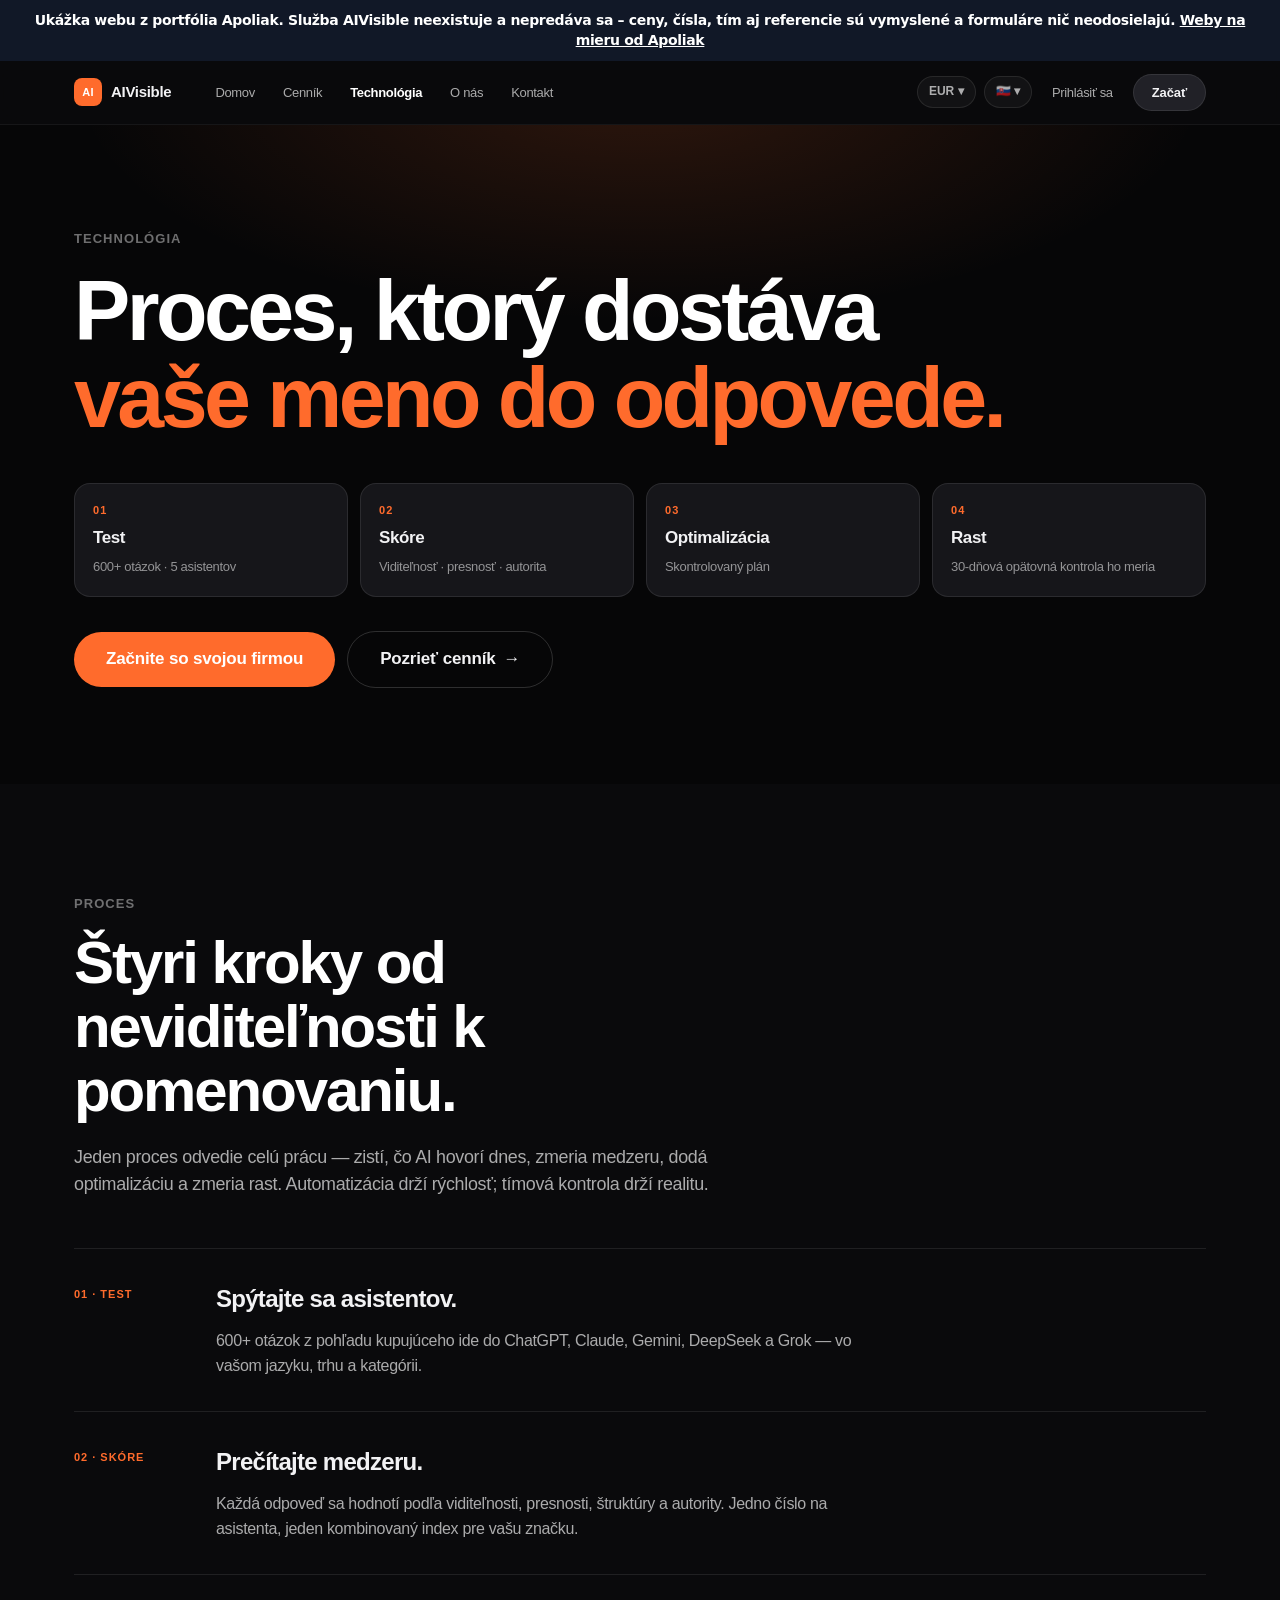
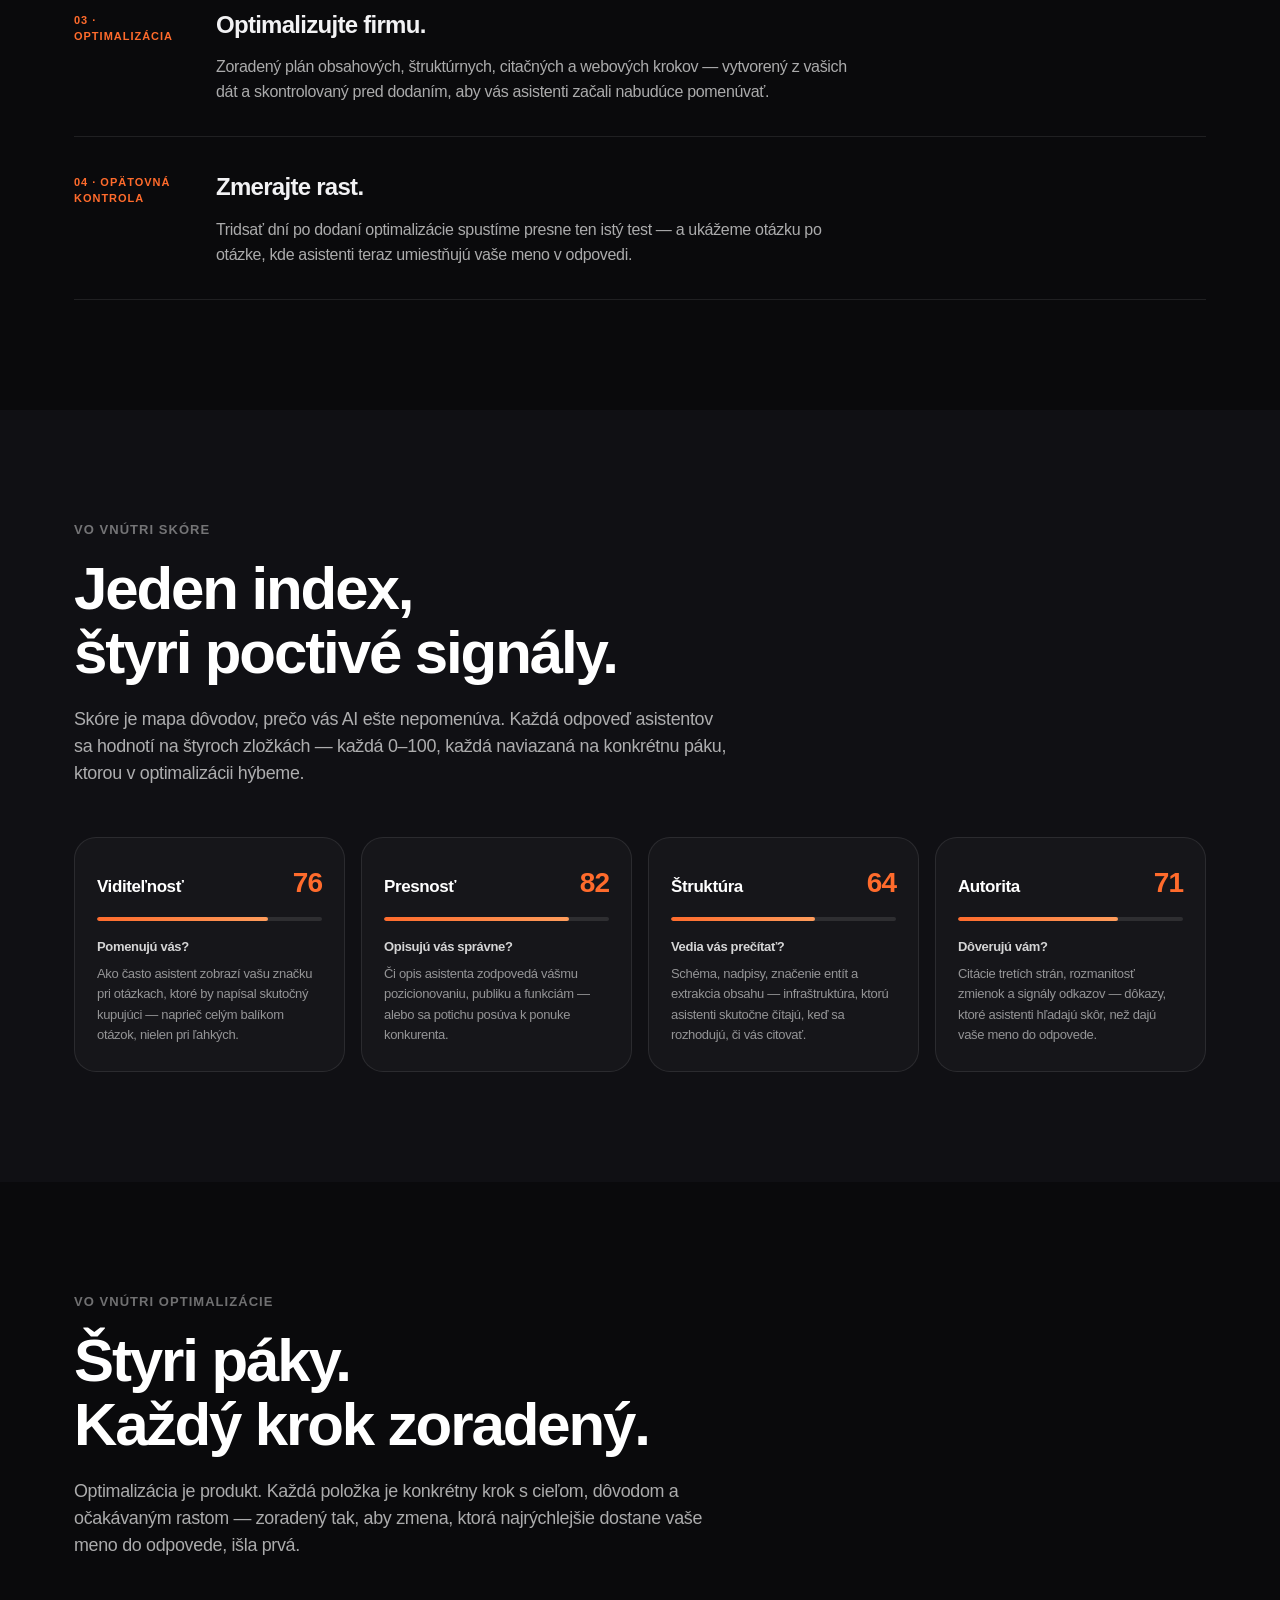
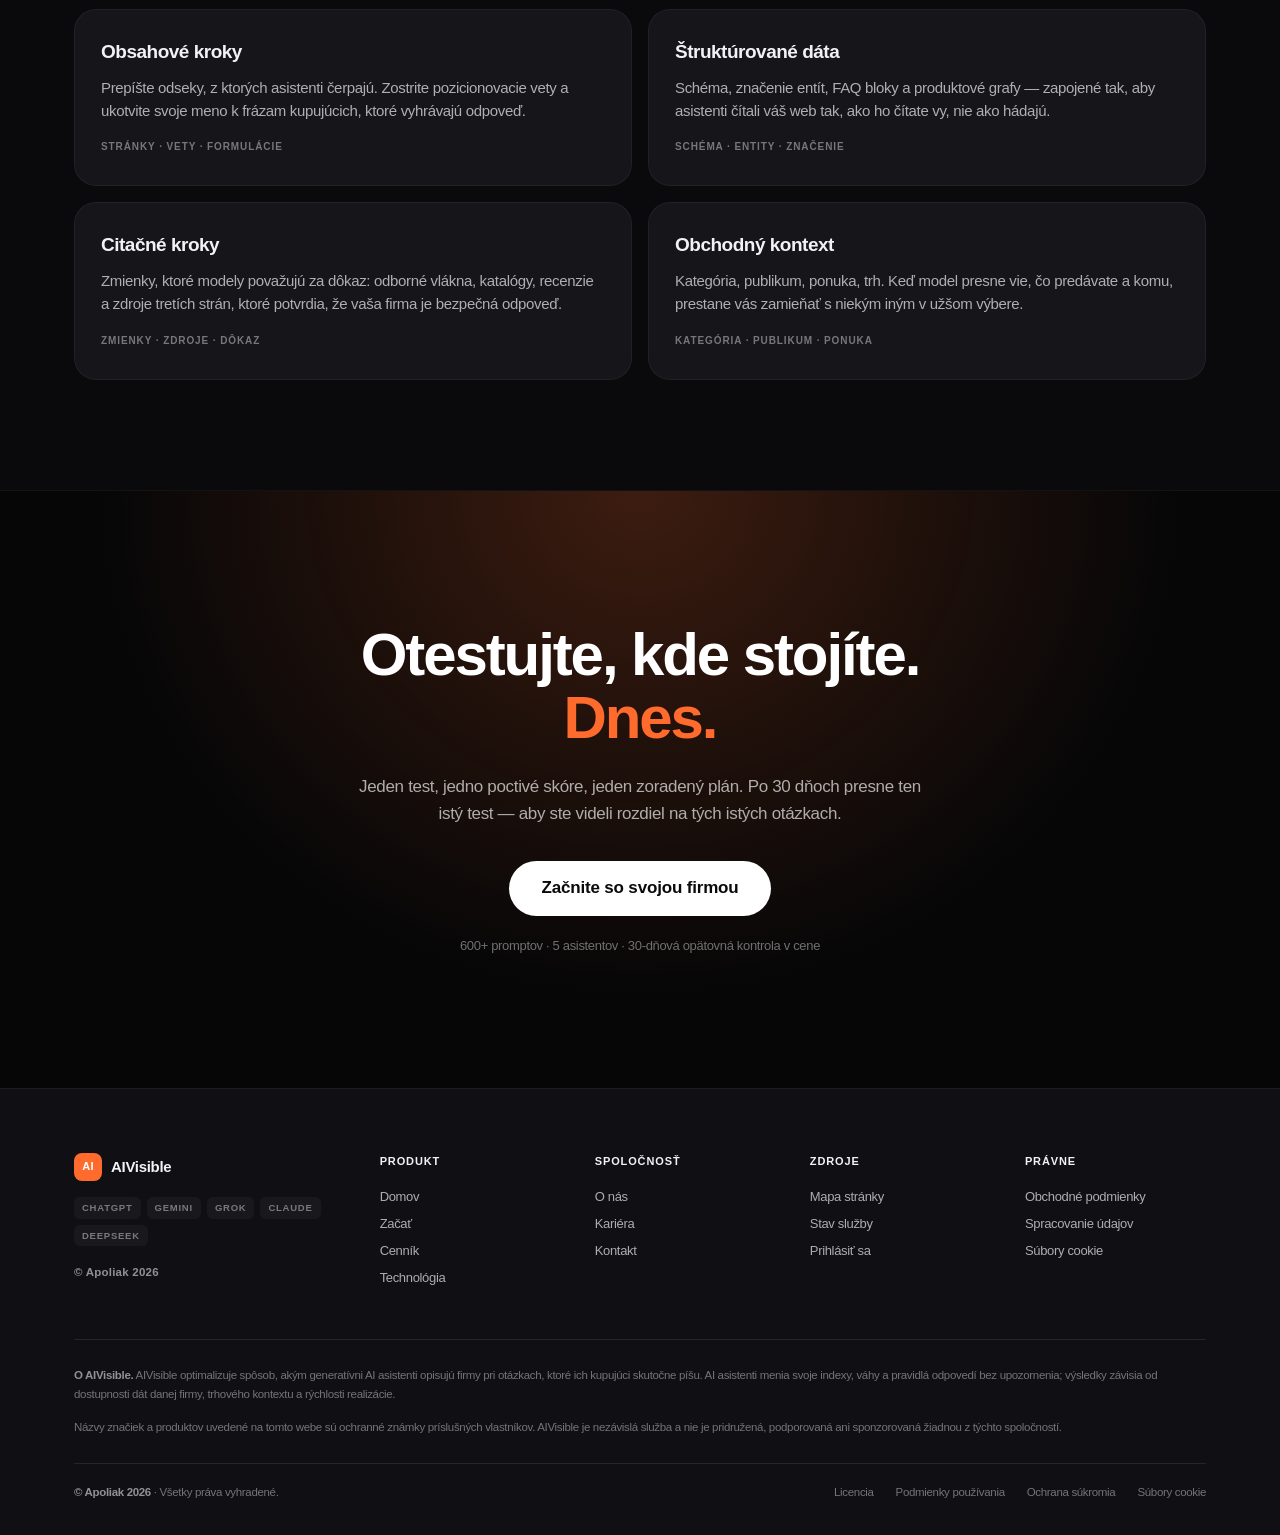
<file: technology.html>
<!DOCTYPE html>
<!-- © Apoliak 2026 — Všetky práva vyhradené. Neoprávnené kopírovanie a šírenie zakázané. -->
<html lang="sk">
<head>
<meta charset="utf-8">
<meta name="viewport" content="width=device-width, initial-scale=1">
<title>Vo vnútri AI Visibility Sprintu — ako to funguje · AIVisible</title>
<meta name="description" content="Štyri kroky od neviditeľnosti k pomenovaniu: 600+ otázok naprieč piatimi asistentmi, skóre na štyroch signáloch, skontrolovaný optimalizačný plán a 30-dňová opätovná kontrola.">
<meta name="theme-color" content="#0a0a0c">
<meta name="author" content="Apoliak">
<meta name="copyright" content="© Apoliak 2026 — Všetky práva vyhradené">
<link rel="icon" href="assets/img/icon.svg" type="image/svg+xml">
<script>document.documentElement.className += " js";</script>
<link rel="stylesheet" href="assets/css/style.css">
</head>
<body>
<div role="note" style="background:#111827;color:#fff;font:600 14px/1.45 system-ui,-apple-system,'Segoe UI',sans-serif;padding:10px 16px;text-align:center;position:relative;z-index:9999">Ukážka webu z portfólia Apoliak. Služba AIVisible neexistuje a nepredáva sa – ceny, čísla, tím aj referencie sú vymyslené a formuláre nič neodosielajú. <a href="https://apoliak.online/" style="color:#fff;text-decoration:underline">Weby na mieru od Apoliak</a></div>

<header class="nav">
  <div class="nav__inner">
    <a class="nav__brand" href="index.html">
      <span class="nav__logo" aria-hidden="true">AI</span><span>AIVisible</span>
    </a>
    <nav class="nav__links" aria-label="Hlavná navigácia">
      <a href="index.html">Domov</a>
      <a href="pricing.html">Cenník</a>
      <a href="technology.html" aria-current="page">Technológia</a>
      <a href="about-us.html">O nás</a>
      <a href="contact.html">Kontakt</a>
    </nav>
    <span class="nav__spacer"></span>
    <div class="nav__actions">
      <button class="nav__pill" type="button">EUR &#9662;</button>
      <button class="nav__pill" type="button">🇸🇰 &#9662;</button>
      <a class="nav__signin" href="contact.html">Prihlásiť sa</a>
      <a class="btn btn--dark nav__cta" href="pricing.html">Začať</a>
      <button class="nav__burger" type="button" aria-label="Prepnúť navigáciu" aria-expanded="false">
        <span></span><span></span><span></span>
      </button>
    </div>
  </div>
</header>

<aside class="drawer">
  <a href="index.html">Domov</a>
  <a href="pricing.html">Cenník</a>
  <a href="technology.html">Technológia</a>
  <a href="about-us.html">O nás</a>
  <a href="contact.html">Kontakt</a>
  <div class="drawer__cta"><a class="btn btn--accent btn--lg" href="pricing.html">Začať so svojou firmou</a></div>
  <div class="drawer__copy">© Apoliak 2026 · Všetky práva vyhradené.</div>
</aside>

<main>

  <!-- HERO -->
  <section class="page-hero">
    <div class="page-hero__bg" aria-hidden="true"></div>
    <div class="container container--wide page-hero__inner">
      <span class="eyebrow reveal">Technológia</span>
      <h1 class="display-1 reveal" data-delay="60">
        <span class="line">Proces, ktorý dostáva</span>
        <span class="line line--accent">vaše meno do odpovede.</span>
      </h1>

      <div class="pipe-hero__steps reveal" data-delay="140">
        <div class="pipe-step"><b>01</b><h3>Test</h3><p>600+ otázok · 5 asistentov</p></div>
        <div class="pipe-step"><b>02</b><h3>Skóre</h3><p>Viditeľnosť · presnosť · autorita</p></div>
        <div class="pipe-step"><b>03</b><h3>Optimalizácia</h3><p>Skontrolovaný plán</p></div>
        <div class="pipe-step"><b>04</b><h3>Rast</h3><p>30-dňová opätovná kontrola ho meria</p></div>
      </div>

      <div class="page-hero__actions reveal" data-delay="200">
        <a class="btn btn--accent btn--lg" href="contact.html">Začnite so svojou firmou</a>
        <a class="btn btn--ghost btn--lg" href="pricing.html">Pozrieť cenník <span aria-hidden="true">→</span></a>
      </div>
    </div>
  </section>

  <!-- STEPS -->
  <section class="steps">
    <div class="container container--wide">
      <div class="steps__head reveal">
        <span class="eyebrow">Proces</span>
        <h2 class="display-2">Štyri kroky od neviditeľnosti k pomenovaniu.</h2>
        <p class="lede" style="margin-top:22px">
          Jeden proces odvedie celú prácu — zistí, čo AI hovorí dnes, zmeria medzeru,
          dodá optimalizáciu a zmeria rast. Automatizácia drží rýchlosť; tímová kontrola
          drží realitu.
        </p>
      </div>

      <div class="steps__list">
        <div class="step-row reveal">
          <div class="step-row__n">01 · Test</div>
          <div>
            <h3>Spýtajte sa asistentov.</h3>
            <p>600+ otázok z pohľadu kupujúceho ide do ChatGPT, Claude, Gemini, DeepSeek
               a Grok — vo vašom jazyku, trhu a kategórii.</p>
          </div>
        </div>

        <div class="step-row reveal" data-delay="60">
          <div class="step-row__n">02 · Skóre</div>
          <div>
            <h3>Prečítajte medzeru.</h3>
            <p>Každá odpoveď sa hodnotí podľa viditeľnosti, presnosti, štruktúry a autority.
               Jedno číslo na asistenta, jeden kombinovaný index pre vašu značku.</p>
          </div>
        </div>

        <div class="step-row reveal" data-delay="120">
          <div class="step-row__n">03 · Optimalizácia</div>
          <div>
            <h3>Optimalizujte firmu.</h3>
            <p>Zoradený plán obsahových, štruktúrnych, citačných a webových krokov —
               vytvorený z vašich dát a skontrolovaný pred dodaním, aby vás asistenti
               začali nabudúce pomenúvať.</p>
          </div>
        </div>

        <div class="step-row reveal" data-delay="180">
          <div class="step-row__n">04 · Opätovná kontrola</div>
          <div>
            <h3>Zmerajte rast.</h3>
            <p>Tridsať dní po dodaní optimalizácie spustíme presne ten istý test — a ukážeme
               otázku po otázke, kde asistenti teraz umiestňujú vaše meno v odpovedi.</p>
          </div>
        </div>
      </div>
    </div>
  </section>

  <!-- SCORES -->
  <section class="scores">
    <div class="container container--wide">
      <div class="scores__head reveal">
        <span class="eyebrow">Vo vnútri skóre</span>
        <h2 class="display-2">Jeden index,<br>štyri poctivé signály.</h2>
        <p class="lede" style="margin-top:22px">
          Skóre je mapa dôvodov, prečo vás AI ešte nepomenúva. Každá odpoveď asistentov sa
          hodnotí na štyroch zložkách — každá 0–100, každá naviazaná na konkrétnu páku,
          ktorou v optimalizácii hýbeme.
        </p>
      </div>

      <div class="scores__grid">
        <article class="score-card reveal">
          <div class="score-card__top">
            <span class="score-card__name">Viditeľnosť</span>
            <span class="score-card__val">76</span>
          </div>
          <div class="score-card__bar"><i data-val="76"></i></div>
          <p class="score-card__q">Pomenujú vás?</p>
          <p class="score-card__p">Ako často asistent zobrazí vašu značku pri otázkach, ktoré by napísal skutočný kupujúci — naprieč celým balíkom otázok, nielen pri ľahkých.</p>
        </article>

        <article class="score-card reveal" data-delay="70">
          <div class="score-card__top">
            <span class="score-card__name">Presnosť</span>
            <span class="score-card__val">82</span>
          </div>
          <div class="score-card__bar"><i data-val="82"></i></div>
          <p class="score-card__q">Opisujú vás správne?</p>
          <p class="score-card__p">Či opis asistenta zodpovedá vášmu pozicionovaniu, publiku a funkciám — alebo sa potichu posúva k ponuke konkurenta.</p>
        </article>

        <article class="score-card reveal" data-delay="140">
          <div class="score-card__top">
            <span class="score-card__name">Štruktúra</span>
            <span class="score-card__val">64</span>
          </div>
          <div class="score-card__bar"><i data-val="64"></i></div>
          <p class="score-card__q">Vedia vás prečítať?</p>
          <p class="score-card__p">Schéma, nadpisy, značenie entít a extrakcia obsahu — infraštruktúra, ktorú asistenti skutočne čítajú, keď sa rozhodujú, či vás citovať.</p>
        </article>

        <article class="score-card reveal" data-delay="210">
          <div class="score-card__top">
            <span class="score-card__name">Autorita</span>
            <span class="score-card__val">71</span>
          </div>
          <div class="score-card__bar"><i data-val="71"></i></div>
          <p class="score-card__q">Dôverujú vám?</p>
          <p class="score-card__p">Citácie tretích strán, rozmanitosť zmienok a signály odkazov — dôkazy, ktoré asistenti hľadajú skôr, než dajú vaše meno do odpovede.</p>
        </article>
      </div>
    </div>
  </section>

  <!-- LEVERS -->
  <section class="levers">
    <div class="container container--wide">
      <div class="levers__head reveal">
        <span class="eyebrow">Vo vnútri optimalizácie</span>
        <h2 class="display-2">Štyri páky.<br>Každý krok zoradený.</h2>
        <p class="lede" style="margin-top:22px">
          Optimalizácia je produkt. Každá položka je konkrétny krok s cieľom, dôvodom
          a očakávaným rastom — zoradený tak, aby zmena, ktorá najrýchlejšie dostane vaše
          meno do odpovede, išla prvá.
        </p>
      </div>

      <div class="levers__grid">
        <article class="lever reveal">
          <h3>Obsahové kroky</h3>
          <p>Prepíšte odseky, z ktorých asistenti čerpajú. Zostrite pozicionovacie vety a ukotvite svoje meno k frázam kupujúcich, ktoré vyhrávajú odpoveď.</p>
          <div class="lever__tags">Stránky · Vety · Formulácie</div>
        </article>

        <article class="lever reveal" data-delay="70">
          <h3>Štruktúrované dáta</h3>
          <p>Schéma, značenie entít, FAQ bloky a produktové grafy — zapojené tak, aby asistenti čítali váš web tak, ako ho čítate vy, nie ako hádajú.</p>
          <div class="lever__tags">Schéma · Entity · Značenie</div>
        </article>

        <article class="lever reveal" data-delay="140">
          <h3>Citačné kroky</h3>
          <p>Zmienky, ktoré modely považujú za dôkaz: odborné vlákna, katalógy, recenzie a zdroje tretích strán, ktoré potvrdia, že vaša firma je bezpečná odpoveď.</p>
          <div class="lever__tags">Zmienky · Zdroje · Dôkaz</div>
        </article>

        <article class="lever reveal" data-delay="210">
          <h3>Obchodný kontext</h3>
          <p>Kategória, publikum, ponuka, trh. Keď model presne vie, čo predávate a komu, prestane vás zamieňať s niekým iným v užšom výbere.</p>
          <div class="lever__tags">Kategória · Publikum · Ponuka</div>
        </article>
      </div>
    </div>
  </section>

  <!-- CTA -->
  <section class="cta">
    <div class="cta__inner reveal">
      <h2 class="display-2">
        <span class="line">Otestujte, kde stojíte.</span>
        <span class="line line--accent">Dnes.</span>
      </h2>
      <p>
        Jeden test, jedno poctivé skóre, jeden zoradený plán. Po 30 dňoch presne ten istý
        test — aby ste videli rozdiel na tých istých otázkach.
      </p>
      <a class="btn btn--white btn--lg" href="contact.html">Začnite so svojou firmou</a>
      <span class="cta__sub">600+ promptov · 5 asistentov · 30-dňová opätovná kontrola v cene</span>
    </div>
  </section>

</main>

<footer class="footer">
  <div class="container container--wide">
    <div class="footer__top">
      <div class="footer__brand">
        <a class="nav__brand" href="index.html">
          <span class="nav__logo" aria-hidden="true">AI</span><span>AIVisible</span>
        </a>
        <div class="footer__engines">
          <span>ChatGPT</span><span>Gemini</span><span>Grok</span><span>Claude</span><span>DeepSeek</span>
        </div>
        <div class="footer__copy">© Apoliak 2026</div>
      </div>
      <div class="footer__col">
        <h4>Produkt</h4>
        <a href="index.html">Domov</a><a href="pricing.html">Začať</a>
        <a href="pricing.html">Cenník</a><a href="technology.html">Technológia</a>
      </div>
      <div class="footer__col">
        <h4>Spoločnosť</h4>
        <a href="about-us.html">O nás</a><a href="contact.html">Kariéra</a><a href="contact.html">Kontakt</a>
      </div>
      <div class="footer__col">
        <h4>Zdroje</h4>
        <a href="index.html">Mapa stránky</a><a href="contact.html">Stav služby</a><a href="contact.html">Prihlásiť sa</a>
      </div>
      <div class="footer__col">
        <h4>Právne</h4>
        <a href="contact.html">Obchodné podmienky</a><a href="contact.html">Spracovanie údajov</a><a href="contact.html">Súbory cookie</a>
      </div>
    </div>

    <div class="footer__legal">
      <p>
        <strong>O AIVisible.</strong> AIVisible optimalizuje spôsob, akým generatívni AI
        asistenti opisujú firmy pri otázkach, ktoré ich kupujúci skutočne píšu. AI asistenti
        menia svoje indexy, váhy a pravidlá odpovedí bez upozornenia; výsledky závisia od
        dostupnosti dát danej firmy, trhového kontextu a rýchlosti realizácie.
      </p>
      <p>
        Názvy značiek a produktov uvedené na tomto webe sú ochranné známky príslušných
        vlastníkov. AIVisible je nezávislá služba a nie je pridružená, podporovaná ani
        sponzorovaná žiadnou z týchto spoločností.
      </p>
    </div>

    <div class="footer__bottom">
      <span><strong>© Apoliak 2026</strong> · Všetky práva vyhradené.</span>
      <span class="grow"></span>
      <a href="LICENSE">Licencia</a>
      <a href="contact.html">Podmienky používania</a>
      <a href="contact.html">Ochrana súkromia</a>
      <a href="contact.html">Súbory cookie</a>
    </div>
  </div>
</footer>

<script src="assets/js/main.js"></script>
</body>
</html>
</file>
<file: assets/css/style.css>
/* ==========================================================================
   AIVisible — design system (dark)
   © Apoliak 2026 — Všetky práva vyhradené.
   ========================================================================== */

:root {
  color-scheme: dark;

  /* --- surfaces --- */
  --bg: #0a0a0c;          /* základná plocha */
  --bg-alt: #101014;      /* striedavá sekcia */
  --bg-deep: #060607;     /* najtmavšie pásy (hero, CTA) */
  --surface: #16161a;     /* karty */
  --surface-2: #1c1c21;   /* zdvihnuté karty */
  --surface-3: #212127;   /* inputy, dlaždice */

  /* --- accent --- */
  --accent: #ff6b2c;
  --accent-soft: #ff8954;
  --accent-dim: rgba(255, 107, 44, .12);
  --accent-line: rgba(255, 107, 44, .32);
  --accent-gradient: linear-gradient(135deg, #ff6b2c 0%, #ff9d5c 100%);

  --brand: #4d9fff;
  --brand-link: #6bb4ff;

  /* --- text --- */
  --ink: #f2f2f4;
  --ink-soft: rgba(255, 255, 255, .66);
  --muted: rgba(255, 255, 255, .42);
  --muted-strong: rgba(255, 255, 255, .54);

  /* --- lines --- */
  --line: rgba(255, 255, 255, .09);
  --line-soft: rgba(255, 255, 255, .05);
  --line-strong: rgba(255, 255, 255, .16);

  --good: #3ddc6d;
  --warn: #ff9500;
  --danger: #ff453a;

  --container: 980px;
  --container-lg: 1180px;
  --radius-card: 22px;
  --radius-pill: 980px;
  --radius-input: 12px;
  --header-height: 64px;

  --font: -apple-system, BlinkMacSystemFont, "SF Pro Display", "SF Pro Text",
    "Inter", "Helvetica Neue", Helvetica, Arial, sans-serif;
  --ease: cubic-bezier(.16, .84, .44, 1);
}

/* ---------- reset ---------- */
*, *::before, *::after { box-sizing: border-box; }
html { -webkit-text-size-adjust: 100%; scroll-behavior: smooth; background: var(--bg); }
body {
  margin: 0;
  font-family: var(--font);
  font-size: 15px;
  line-height: 1.47;
  letter-spacing: -.022em;
  color: var(--ink);
  background: var(--bg);
  -webkit-font-smoothing: antialiased;
  -moz-osx-font-smoothing: grayscale;
  overflow-x: hidden;
}
img, svg { display: block; max-width: 100%; }
a { color: var(--brand-link); text-decoration: none; }
a:hover { text-decoration: underline; }
button { font: inherit; color: inherit; }
h1, h2, h3, h4 { margin: 0; font-weight: 600; color: var(--ink); }
p { margin: 0; }
ul { margin: 0; padding: 0; list-style: none; }
:focus-visible { outline: 2px solid var(--accent); outline-offset: 3px; border-radius: 6px; }
::selection { background: rgba(255, 107, 44, .3); color: #fff; }

::-webkit-scrollbar { width: 11px; height: 11px; }
::-webkit-scrollbar-track { background: var(--bg); }
::-webkit-scrollbar-thumb { background: #2a2a31; border-radius: 8px; border: 3px solid var(--bg); }
::-webkit-scrollbar-thumb:hover { background: #3a3a44; }

/* ---------- layout ---------- */
.container { width: 100%; max-width: var(--container); margin: 0 auto; padding: 0 24px; }
.container--wide { max-width: var(--container-lg); }

/* ---------- type ---------- */
.display-1 {
  font-size: clamp(2.75rem, 6.6vw, 5.27rem);
  line-height: 1.04;
  letter-spacing: -.042em;
  font-weight: 600;
  color: #fff;
}
.display-2 {
  font-size: clamp(2rem, 4.7vw, 3.75rem);
  line-height: 1.06;
  letter-spacing: -.035em;
  font-weight: 600;
  color: #fff;
}
.display-3 {
  font-size: clamp(1.6rem, 3vw, 2.4rem);
  line-height: 1.1;
  letter-spacing: -.028em;
  font-weight: 600;
  color: #fff;
}
.line { display: block; }
.line--accent { color: var(--accent); }
.accent { color: var(--accent); }
.lede {
  font-size: 1.12rem;
  line-height: 1.5;
  letter-spacing: -.018em;
  color: var(--ink-soft);
}
.eyebrow {
  display: block;
  font-size: .8125rem;
  font-weight: 600;
  letter-spacing: .08em;
  text-transform: uppercase;
  color: var(--muted);
  margin-bottom: 18px;
}

/* ---------- buttons ---------- */
.btn {
  display: inline-flex;
  align-items: center;
  justify-content: center;
  gap: 8px;
  padding: 11px 22px;
  border: 0;
  border-radius: var(--radius-pill);
  font-size: .9375rem;
  font-weight: 600;
  letter-spacing: -.01em;
  cursor: pointer;
  text-decoration: none;
  transition: background .25s var(--ease), transform .25s var(--ease),
    border-color .25s var(--ease), box-shadow .25s var(--ease);
}
.btn:hover { text-decoration: none; transform: translateY(-1px); }
.btn--accent { background: var(--accent); color: #fff; }
.btn--accent:hover { background: var(--accent-soft); box-shadow: 0 10px 28px -12px rgba(255, 107, 44, .8); }
.btn--dark { background: var(--surface-3); color: var(--ink); border: 1px solid var(--line); }
.btn--dark:hover { background: #2a2a31; }
.btn--white { background: #fff; color: #0a0a0c; }
.btn--white:hover { background: #e8e8ec; }
.btn--ghost { background: transparent; color: var(--ink); border: 1px solid var(--line-strong); }
.btn--ghost:hover { border-color: rgba(255, 255, 255, .34); background: rgba(255, 255, 255, .04); }
.btn--lg { padding: 15px 32px; font-size: 1.0625rem; }

.arrow-link {
  display: inline-flex;
  align-items: center;
  gap: 6px;
  font-weight: 500;
  color: var(--accent);
}
.arrow-link:hover { text-decoration: none; color: var(--accent-soft); }
.arrow-link span { transition: transform .25s var(--ease); }
.arrow-link:hover span { transform: translateX(4px); }

/* ---------- chip ---------- */
.chip {
  display: inline-flex;
  align-items: center;
  gap: 8px;
  padding: 6px 14px;
  border-radius: 999px;
  border: 1px solid var(--line-strong);
  background: rgba(255, 255, 255, .05);
  color: rgba(255, 255, 255, .86);
  font-size: 11px;
  font-weight: 700;
  letter-spacing: .06em;
  text-transform: uppercase;
}
.chip__dot {
  width: 6px; height: 6px;
  border-radius: 50%;
  background: var(--accent);
  box-shadow: 0 0 0 4px rgba(255, 107, 44, .18);
  animation: pulse 2.4s var(--ease) infinite;
}
@keyframes pulse {
  0%, 100% { box-shadow: 0 0 0 3px rgba(255, 107, 44, .2); }
  50% { box-shadow: 0 0 0 7px rgba(255, 107, 44, 0); }
}

/* ==========================================================================
   HEADER
   ========================================================================== */
.nav {
  position: sticky;
  top: 0;
  z-index: 100;
  height: var(--header-height);
  background: rgba(10, 10, 12, .74);
  backdrop-filter: saturate(180%) blur(20px);
  -webkit-backdrop-filter: saturate(180%) blur(20px);
  border-bottom: 1px solid var(--line-soft);
}
.nav__inner {
  height: 100%;
  max-width: var(--container-lg);
  margin: 0 auto;
  padding: 0 24px;
  display: flex;
  align-items: center;
  gap: 14px;
}
.nav__brand {
  display: inline-flex;
  align-items: center;
  gap: 9px;
  color: var(--ink);
  font-size: .9375rem;
  font-weight: 600;
  letter-spacing: -.02em;
}
.nav__brand:hover { text-decoration: none; }
.nav__logo {
  display: grid;
  place-items: center;
  width: 28px; height: 28px;
  border-radius: 8px;
  background: var(--accent);
  color: #fff;
  font-size: 11px;
  font-weight: 700;
  letter-spacing: .02em;
}
.nav__links { display: flex; align-items: center; gap: 4px; margin-left: 18px; }
.nav__links a {
  padding: 7px 12px;
  border-radius: 8px;
  color: var(--ink-soft);
  font-size: .8125rem;
  font-weight: 500;
  transition: color .2s, background .2s;
}
.nav__links a:hover { color: var(--ink); background: rgba(255, 255, 255, .06); text-decoration: none; }
.nav__links a[aria-current="page"] { color: #fff; font-weight: 600; }
.nav__spacer { flex: 1; }
.nav__actions { display: flex; align-items: center; gap: 8px; }
.nav__pill {
  display: inline-flex;
  align-items: center;
  gap: 5px;
  padding: 6px 11px;
  border-radius: 999px;
  border: 1px solid var(--line);
  background: rgba(255, 255, 255, .04);
  font-size: .75rem;
  font-weight: 600;
  color: var(--ink-soft);
  cursor: pointer;
  transition: border-color .2s, color .2s;
}
.nav__pill:hover { border-color: var(--line-strong); color: var(--ink); }
.nav__signin {
  padding: 7px 12px;
  font-size: .8125rem;
  font-weight: 500;
  color: var(--ink-soft);
}
.nav__signin:hover { color: var(--ink); text-decoration: none; }
.nav__cta { padding: 8px 18px; font-size: .8125rem; }
.nav__burger {
  display: none;
  width: 36px; height: 36px;
  border: 0;
  background: transparent;
  cursor: pointer;
  padding: 0;
  place-items: center;
}
.nav__burger span {
  display: block;
  width: 18px; height: 1.5px;
  background: var(--ink);
  margin: 3.5px auto;
  transition: transform .3s var(--ease), opacity .2s;
}
.nav__burger[aria-expanded="true"] span:nth-child(1) { transform: translateY(8.5px) rotate(45deg); }
.nav__burger[aria-expanded="true"] span:nth-child(2) { opacity: 0; }
.nav__burger[aria-expanded="true"] span:nth-child(3) { transform: translateY(-8.5px) rotate(-45deg); }

.drawer {
  position: fixed;
  inset: var(--header-height) 0 0;
  z-index: 99;
  background: rgba(10, 10, 12, .98);
  backdrop-filter: blur(20px);
  padding: 28px 24px 48px;
  display: none;
  flex-direction: column;
  gap: 4px;
  overflow-y: auto;
}
.drawer.is-open { display: flex; }
.drawer a {
  padding: 14px 4px;
  border-bottom: 1px solid var(--line-soft);
  color: var(--ink);
  font-size: 1.25rem;
  font-weight: 500;
  letter-spacing: -.02em;
}
.drawer a:hover { text-decoration: none; color: var(--accent); }
.drawer__cta { margin-top: 22px; }
.drawer__cta .btn { width: 100%; }
.drawer__copy {
  margin-top: auto;
  padding-top: 32px;
  font-size: 11.5px;
  color: var(--muted);
}
body.is-locked { overflow: hidden; }

/* ==========================================================================
   HERO
   ========================================================================== */
.hero {
  position: relative;
  background: var(--bg-deep);
  padding: 96px 0 72px;
  overflow: hidden;
}
.hero__bg {
  position: absolute;
  inset: -30% -10% auto;
  height: 620px;
  background:
    radial-gradient(48% 60% at 50% 42%, rgba(255, 107, 44, .2), transparent 70%),
    radial-gradient(38% 48% at 78% 12%, rgba(77, 159, 255, .12), transparent 70%);
  pointer-events: none;
}
.hero__inner { position: relative; text-align: center; }
.hero .display-1 { margin: 26px 0 0; }
.hero .lede { max-width: 640px; margin: 22px auto 0; font-size: 1.1875rem; }
.hero__form {
  display: flex;
  align-items: center;
  gap: 8px;
  width: 100%;
  max-width: 470px;
  margin: 34px auto 0;
  padding: 6px 6px 6px 18px;
  border: 1px solid var(--line-strong);
  border-radius: var(--radius-pill);
  background: rgba(255, 255, 255, .05);
  transition: border-color .25s var(--ease), background .25s var(--ease);
}
.hero__form:focus-within { border-color: var(--accent-line); background: rgba(255, 255, 255, .08); }
.hero__form-icon { color: var(--muted); display: grid; place-items: center; }
.hero__form input {
  flex: 1;
  min-width: 0;
  border: 0;
  background: transparent;
  color: #fff;
  font: inherit;
  font-size: 1rem;
  letter-spacing: -.01em;
  padding: 10px 0;
}
.hero__form input::placeholder { color: var(--muted); }
.hero__form input:focus { outline: none; }
.hero__form button {
  flex: none;
  display: inline-flex;
  align-items: center;
  gap: 7px;
  padding: 11px 20px;
  border: 0;
  border-radius: var(--radius-pill);
  background: var(--accent);
  color: #fff;
  font-size: .9375rem;
  font-weight: 600;
  cursor: pointer;
  transition: background .25s var(--ease);
}
.hero__form button:hover { background: var(--accent-soft); }
.hero__secondary { margin-top: 20px; font-size: .9375rem; color: var(--muted-strong); }
.hero__secondary a { color: rgba(255, 255, 255, .82); }
.hero__secondary a:hover { color: #fff; }
.hero__sep { margin: 0 10px; opacity: .4; }
.hero__note {
  max-width: 560px;
  margin: 46px auto 0;
  font-size: .8125rem;
  line-height: 1.55;
  color: var(--muted);
}
.hero__note strong { color: rgba(255, 255, 255, .78); font-weight: 600; }
.hero__note sup { color: var(--accent); }

/* ==========================================================================
   ENGINES STRIP
   ========================================================================== */
.engines {
  background: var(--bg-alt);
  padding: 30px 0;
  border-top: 1px solid var(--line-soft);
  border-bottom: 1px solid var(--line-soft);
}
.engines__cap {
  text-align: center;
  font-size: 11px;
  font-weight: 700;
  letter-spacing: .1em;
  text-transform: uppercase;
  color: var(--muted);
  margin-bottom: 20px;
}
.engines__row {
  display: flex;
  flex-wrap: wrap;
  align-items: center;
  justify-content: center;
  gap: 14px 44px;
}
.engine {
  display: inline-flex;
  align-items: center;
  gap: 9px;
  font-size: .9375rem;
  font-weight: 600;
  letter-spacing: -.02em;
  color: rgba(255, 255, 255, .72);
  opacity: .85;
  transition: opacity .3s var(--ease), transform .3s var(--ease);
}
.engine:hover { opacity: 1; transform: translateY(-2px); }
.engine__mark {
  width: 22px; height: 22px;
  border-radius: 6px;
  display: grid;
  place-items: center;
  font-size: 10px;
  font-weight: 700;
  color: #fff;
  letter-spacing: 0;
}
.engine--gpt .engine__mark { background: #10a37f; }
.engine--gem .engine__mark { background: linear-gradient(135deg, #4285f4, #9b72cb); }
.engine--grok .engine__mark { background: #333; }
.engine--claude .engine__mark { background: #d97757; }
.engine--ds .engine__mark { background: #4d6bfe; }

/* ==========================================================================
   SHIFT (split mock)
   ========================================================================== */
.shift { background: var(--bg); padding: 130px 0; }
.shift__grid {
  display: grid;
  grid-template-columns: 1fr 1.05fr;
  gap: 64px;
  align-items: center;
}
.shift__copy p { margin-top: 22px; color: var(--ink-soft); font-size: 1.0625rem; line-height: 1.55; }
.shift__link { margin-top: 30px; display: inline-flex; }

.split-mock {
  display: grid;
  grid-template-columns: 1fr 1fr;
  gap: 14px;
  padding: 18px;
  border: 1px solid var(--line);
  border-radius: 24px;
  background: var(--surface);
}
.mock-pane {
  padding: 16px;
  border-radius: 16px;
  background: var(--bg-deep);
  border: 1px solid var(--line-soft);
  display: flex;
  flex-direction: column;
  min-height: 260px;
}
.mock-pane__cap {
  font-size: 9.5px;
  font-weight: 700;
  letter-spacing: .1em;
  text-transform: uppercase;
  color: var(--muted);
  margin-bottom: 14px;
}
.mock-pane--now { background: rgba(255, 107, 44, .07); border-color: var(--accent-line); }
.mock-pane--now .mock-pane__cap { color: var(--accent); }
.mock-links { display: flex; flex-direction: column; gap: 11px; flex: 1; }
.mock-link { display: flex; flex-direction: column; gap: 5px; }
.mock-link i { display: block; height: 5px; border-radius: 3px; background: rgba(107, 180, 255, .45); }
.mock-link u { display: block; height: 3px; border-radius: 3px; background: rgba(255, 255, 255, .1); }
.mock-pane__foot {
  margin-top: 14px;
  font-size: 9.5px;
  font-weight: 700;
  letter-spacing: .09em;
  text-transform: uppercase;
  color: rgba(255, 255, 255, .32);
}
.mock-answer {
  flex: 1;
  font-size: .875rem;
  line-height: 1.6;
  color: rgba(255, 255, 255, .84);
  letter-spacing: -.01em;
}
.mock-answer b { color: var(--accent); font-weight: 600; }

/* ==========================================================================
   PILLARS
   ========================================================================== */
.pillars { background: var(--bg-alt); padding: 130px 0; }
.pillars__head { max-width: 660px; }
.pillars__head .lede { margin-top: 22px; }
.pillars__grid { margin-top: 56px; display: grid; grid-template-columns: repeat(4, 1fr); gap: 18px; }
.pillar {
  padding: 26px 24px 28px;
  border: 1px solid var(--line);
  border-radius: var(--radius-card);
  background: var(--surface);
  transition: transform .35s var(--ease), box-shadow .35s var(--ease), border-color .35s var(--ease);
}
.pillar:hover {
  transform: translateY(-4px);
  border-color: var(--accent-line);
  box-shadow: 0 18px 44px -24px rgba(0, 0, 0, .9);
}
.pillar__num {
  display: grid;
  place-items: center;
  width: 30px; height: 30px;
  border-radius: 9px;
  background: var(--accent-dim);
  color: var(--accent);
  font-size: 12px;
  font-weight: 700;
  margin-bottom: 18px;
}
.pillar h3 { font-size: 1.0625rem; letter-spacing: -.02em; }
.pillar p { margin-top: 9px; font-size: .875rem; line-height: 1.55; color: var(--ink-soft); }

/* ==========================================================================
   HIGHLIGHTS
   ========================================================================== */
.highlights { background: var(--bg); padding: 116px 0; }
.highlights__head { max-width: 680px; }
.highlights__head .lede { margin-top: 22px; }
.highlights__grid { margin-top: 54px; display: grid; grid-template-columns: repeat(3, 1fr); gap: 16px; }
.hl-card {
  padding: 26px 24px 28px;
  border: 1px solid var(--line);
  border-radius: var(--radius-card);
  background: var(--surface);
  transition: transform .35s var(--ease), border-color .35s var(--ease), background .35s var(--ease);
}
.hl-card:hover {
  transform: translateY(-4px);
  border-color: var(--accent-line);
  background: var(--surface-2);
}
.hl-card__chip {
  font-size: 10px;
  font-weight: 700;
  letter-spacing: .09em;
  text-transform: uppercase;
  color: var(--muted);
}
.hl-card__stat {
  margin-top: 16px;
  font-size: 2.5rem;
  font-weight: 700;
  letter-spacing: -.04em;
  line-height: 1.05;
  background: var(--accent-gradient);
  -webkit-background-clip: text;
  background-clip: text;
  color: transparent;
}
.hl-card__name { margin-top: 6px; font-size: .9375rem; font-weight: 600; letter-spacing: -.02em; }
.hl-card__note { margin-top: 12px; font-size: .875rem; line-height: 1.55; color: var(--ink-soft); }

/* ==========================================================================
   NUMBERS
   ========================================================================== */
.numbers { background: var(--bg-alt); padding: 116px 0 0; }
.numbers__head { max-width: 640px; }
.numbers__grid { margin-top: 50px; display: grid; grid-template-columns: repeat(4, 1fr); gap: 16px; }
.num-card {
  padding: 30px 24px 32px;
  border: 1px solid var(--line-soft);
  border-radius: var(--radius-card);
  background: var(--surface);
  transition: transform .35s var(--ease), border-color .35s var(--ease);
}
.num-card:hover { transform: translateY(-4px); border-color: var(--line); }
.num-card--lift {
  background: linear-gradient(180deg, rgba(255, 107, 44, .1), rgba(255, 107, 44, .02));
  border-color: var(--accent-line);
}
.num-card__num {
  font-size: 3.28rem;
  font-weight: 700;
  letter-spacing: -.04em;
  line-height: 1;
  background: var(--accent-gradient);
  -webkit-background-clip: text;
  background-clip: text;
  color: transparent;
}
.num-card__lab {
  margin-top: 14px;
  font-size: 10.5px;
  font-weight: 700;
  letter-spacing: .09em;
  text-transform: uppercase;
  color: var(--muted-strong);
}
.num-card__note { margin-top: 12px; font-size: .875rem; line-height: 1.55; color: var(--ink-soft); }

/* ==========================================================================
   BAND (how it works)
   ========================================================================== */
.band { background: var(--bg); padding: 116px 0; margin-top: 116px; }
.band__head { max-width: 660px; }
.band__head .lede { margin-top: 22px; }
.band__grid { margin-top: 54px; display: grid; grid-template-columns: repeat(3, 1fr); gap: 18px; }
.pro-card {
  border: 1px solid var(--line);
  border-radius: 24px;
  background: var(--surface);
  overflow: hidden;
  transition: transform .35s var(--ease), border-color .35s var(--ease);
}
.pro-card:hover { transform: translateY(-4px); border-color: var(--accent-line); }
.pro-card__visual {
  height: 210px;
  border-bottom: 1px solid var(--line-soft);
  background: var(--bg-deep);
  position: relative;
  display: grid;
  place-items: center;
  overflow: hidden;
}
.pro-card__body { padding: 22px 24px 26px; }
.pro-card__lead { font-size: .9375rem; line-height: 1.55; color: var(--ink-soft); }
.pro-card__lead .accent { font-weight: 600; }

/* visual 1 — probe rings */
.probe { position: relative; width: 100%; height: 100%; display: grid; place-items: center; }
.probe__ring {
  position: absolute;
  display: block;
  border: 1px solid var(--line);
  border-radius: 50%;
  animation: spin 26s linear infinite;
}
.probe__ring:nth-of-type(1) { width: 104px; height: 104px; }
.probe__ring:nth-of-type(2) { width: 148px; height: 148px; border-color: rgba(255, 107, 44, .22); animation-duration: 38s; animation-direction: reverse; }
.probe__ring:nth-of-type(3) { width: 192px; height: 192px; animation-duration: 52s; }
@keyframes spin { to { transform: rotate(360deg); } }
.probe__core {
  position: relative;
  text-align: center;
  padding: 10px 16px;
  border-radius: 50%;
  background: radial-gradient(closest-side, rgba(6, 6, 7, .94) 68%, transparent);
}
.probe__core b { display: block; font-size: 1.75rem; font-weight: 700; letter-spacing: -.03em; color: var(--accent); }
.probe__core span {
  display: block;
  margin-top: 3px;
  font-size: 9.5px;
  font-weight: 700;
  letter-spacing: .11em;
  text-transform: uppercase;
  color: var(--muted);
}
.probe__tag {
  position: absolute;
  font-size: 8.5px;
  font-weight: 700;
  letter-spacing: .08em;
  padding: 3px 7px;
  border-radius: 999px;
  border: 1px solid var(--line);
  background: rgba(6, 6, 7, .8);
  color: var(--muted-strong);
}
.probe__tag:nth-of-type(1) { top: 12px; left: 50%; transform: translateX(-50%); }
.probe__tag:nth-of-type(2) { top: 68px; right: 10px; }
.probe__tag:nth-of-type(3) { bottom: 30px; right: 22px; }
.probe__tag:nth-of-type(4) { bottom: 30px; left: 22px; }
.probe__tag:nth-of-type(5) { top: 68px; left: 10px; }

/* visual 2 — plan rows */
.plan { width: 100%; padding: 18px 20px; align-self: stretch; display: flex; flex-direction: column; }
.plan__cap {
  display: flex; justify-content: space-between; align-items: center;
  font-size: 9px; font-weight: 700; letter-spacing: .1em; text-transform: uppercase;
  color: var(--muted);
  margin-bottom: 12px;
}
.plan__cap b { color: var(--accent); font-weight: 700; }
.plan__rows { display: flex; flex-direction: column; gap: 8px; flex: 1; }
.plan__row {
  display: flex; align-items: center; gap: 10px;
  padding: 9px 11px;
  border-radius: 10px;
  border: 1px solid var(--line-soft);
  background: rgba(255, 255, 255, .035);
}
.plan__row i { font-style: normal; font-size: 9px; font-weight: 700; color: var(--muted); width: 14px; }
.plan__row span { flex: 1; font-size: 10.5px; color: rgba(255, 255, 255, .78); letter-spacing: -.01em; }
.plan__row em { font-style: normal; font-size: 10px; font-weight: 700; color: var(--good); }
.plan__foot {
  margin-top: 12px;
  display: inline-flex; align-items: center; gap: 6px;
  font-size: 9px; font-weight: 700; letter-spacing: .1em; text-transform: uppercase;
  color: rgba(61, 220, 109, .8);
}
.plan__foot::before { content: ""; width: 5px; height: 5px; border-radius: 50%; background: var(--good); }

/* visual 3 — rise chart */
.rise { width: 100%; height: 100%; padding: 18px 20px 16px; display: flex; flex-direction: column; }
.rise__chart { position: relative; flex: 1; }
.rise__chart svg { width: 100%; height: 100%; overflow: visible; }
.rise__legend {
  display: flex; gap: 12px; align-items: center;
  font-size: 8.5px; font-weight: 700; letter-spacing: .09em; text-transform: uppercase;
  color: var(--muted);
  margin-bottom: 10px;
}
.rise__legend b { display: inline-flex; align-items: center; gap: 5px; font-weight: 700; }
.rise__legend b::before { content: ""; width: 10px; height: 2px; border-radius: 2px; background: currentColor; }
.rise__legend .is-you { color: var(--accent); }
.rise__axis {
  display: flex; justify-content: space-between;
  margin-top: 8px;
  font-size: 8.5px; font-weight: 700; letter-spacing: .09em; text-transform: uppercase;
  color: rgba(255, 255, 255, .3);
}

/* ==========================================================================
   WHY
   ========================================================================== */
.why { background: var(--bg-alt); padding: 116px 0; }
.why__head { max-width: 620px; }
.why__grid { margin-top: 52px; display: grid; grid-template-columns: repeat(3, 1fr); gap: 16px; }
.why-card {
  padding: 26px 24px 28px;
  border: 1px solid var(--line-soft);
  border-radius: var(--radius-card);
  background: var(--surface);
  transition: transform .35s var(--ease), border-color .35s var(--ease);
}
.why-card:hover { transform: translateY(-4px); border-color: var(--line); }
.why-card:first-child {
  grid-column: span 2;
  background:
    radial-gradient(80% 140% at 0% 0%, rgba(255, 107, 44, .14), transparent 60%),
    var(--surface-2);
  border-color: var(--accent-line);
}
.why-card:first-child .why-card__chip { color: var(--accent); }
.why-card__chip { font-size: 10px; font-weight: 700; letter-spacing: .09em; text-transform: uppercase; color: var(--muted); }
.why-card__h { margin-top: 14px; font-size: 1.1875rem; letter-spacing: -.026em; line-height: 1.24; }
.why-card__p { margin-top: 11px; font-size: .875rem; line-height: 1.58; color: var(--ink-soft); }

/* ==========================================================================
   UPGRADE
   ========================================================================== */
.upgrade { background: var(--bg); padding: 116px 0; }
.upgrade__card {
  padding: 56px 48px 52px;
  border: 1px solid var(--line);
  border-radius: 28px;
  background:
    radial-gradient(60% 90% at 50% 0%, rgba(255, 107, 44, .12), transparent 65%),
    var(--surface);
  text-align: center;
}
.upgrade__sub { max-width: 620px; margin: 22px auto 0; font-size: 1.0625rem; line-height: 1.55; color: var(--ink-soft); }
.upgrade__grid { margin-top: 44px; display: grid; grid-template-columns: repeat(3, 1fr); gap: 12px; text-align: left; }
.up-tile {
  padding: 20px 20px 22px;
  border: 1px solid var(--line-soft);
  border-radius: 18px;
  background: var(--bg-deep);
  transition: border-color .3s var(--ease), transform .3s var(--ease);
}
.up-tile:hover { border-color: var(--accent-line); transform: translateY(-3px); }
.up-tile__k { font-size: 9.5px; font-weight: 700; letter-spacing: .1em; text-transform: uppercase; color: var(--muted); }
.up-tile__v { margin-top: 11px; font-size: 1.0625rem; font-weight: 600; letter-spacing: -.024em; color: #fff; }
.up-tile__n { margin-top: 6px; font-size: .8125rem; color: var(--muted-strong); line-height: 1.5; }

/* ==========================================================================
   FAQ
   ========================================================================== */
.faq { background: var(--bg-alt); padding: 116px 0 100px; }
.faq__head { max-width: 620px; }
.faq__list { margin-top: 44px; border-top: 1px solid var(--line); }
.faq-item { border-bottom: 1px solid var(--line); }
.faq-item summary {
  display: flex;
  align-items: center;
  justify-content: space-between;
  gap: 20px;
  padding: 22px 2px;
  cursor: pointer;
  list-style: none;
  font-size: 1.0625rem;
  font-weight: 600;
  letter-spacing: -.024em;
  color: var(--ink);
  transition: color .2s;
}
.faq-item summary::-webkit-details-marker { display: none; }
.faq-item summary:hover { color: var(--accent); }
.faq-item summary::after {
  content: "";
  flex: none;
  width: 11px; height: 11px;
  border-right: 1.6px solid var(--muted);
  border-bottom: 1.6px solid var(--muted);
  transform: rotate(45deg) translateY(-2px);
  transition: transform .3s var(--ease);
}
.faq-item[open] summary::after { transform: rotate(225deg) translateY(-2px); }
.faq-item__a {
  padding: 0 60px 26px 2px;
  font-size: .9375rem;
  line-height: 1.62;
  color: var(--ink-soft);
  animation: fadeIn .35s var(--ease);
}
@keyframes fadeIn { from { opacity: 0; transform: translateY(-4px); } to { opacity: 1; transform: none; } }

/* ==========================================================================
   CTA
   ========================================================================== */
.cta {
  background:
    radial-gradient(at 50% 0%, rgba(255, 107, 44, .22), transparent 60%),
    var(--bg-deep);
  padding: 132px 24px;
  text-align: center;
  border-top: 1px solid var(--line-soft);
}
.cta__inner { max-width: 760px; margin: 0 auto; }
.cta p { max-width: 580px; margin: 24px auto 0; font-size: 1.0625rem; line-height: 1.58; color: var(--ink-soft); }
.cta .btn { margin-top: 34px; }
.cta__sub { display: block; margin-top: 20px; font-size: .8125rem; color: var(--muted); }

/* ==========================================================================
   FOOTER
   ========================================================================== */
.footer {
  background: var(--bg-alt);
  border-top: 1px solid var(--line-soft);
  padding: 64px 0 34px;
  font-size: .8125rem;
  color: var(--ink-soft);
}
.footer__top { display: grid; grid-template-columns: 1.5fr repeat(4, 1fr); gap: 34px; }
.footer__brand .nav__brand { margin-bottom: 16px; }
.footer__engines { display: flex; flex-wrap: wrap; gap: 6px; }
.footer__engines span {
  font-size: 9.5px;
  font-weight: 700;
  letter-spacing: .08em;
  text-transform: uppercase;
  color: var(--muted);
  padding: 4px 8px;
  border-radius: 6px;
  background: rgba(255, 255, 255, .04);
}
.footer__copy {
  margin-top: 18px;
  font-size: 11.5px;
  font-weight: 600;
  letter-spacing: .02em;
  color: var(--muted-strong);
}
.footer__col h4 {
  font-size: 11px;
  font-weight: 700;
  letter-spacing: .08em;
  text-transform: uppercase;
  color: var(--ink);
  margin-bottom: 14px;
}
.footer__col a { display: block; padding: 4px 0; color: var(--ink-soft); font-size: .8125rem; }
.footer__col a:hover { color: var(--ink); text-decoration: underline; }
.footer__legal {
  margin-top: 48px;
  padding-top: 26px;
  border-top: 1px solid var(--line);
  font-size: 11.5px;
  line-height: 1.65;
  color: var(--muted);
}
.footer__legal strong { color: var(--muted-strong); }
.footer__legal p + p { margin-top: 14px; }
.footer__bottom {
  margin-top: 26px;
  padding-top: 20px;
  border-top: 1px solid var(--line);
  display: flex;
  flex-wrap: wrap;
  gap: 8px 22px;
  align-items: center;
  font-size: 11.5px;
  color: var(--muted);
}
.footer__bottom a { color: var(--muted); }
.footer__bottom a:hover { color: var(--ink); }
.footer__bottom .grow { flex: 1; }
.footer__bottom strong { color: var(--muted-strong); font-weight: 600; }

/* ==========================================================================
   PAGE: PRICING
   ========================================================================== */
.page-hero {
  background: var(--bg-deep);
  padding: 104px 0 96px;
  position: relative;
  overflow: hidden;
}
.page-hero__bg {
  position: absolute;
  inset: -40% -20% auto;
  height: 560px;
  background: radial-gradient(45% 60% at 50% 40%, rgba(255, 107, 44, .16), transparent 70%);
  pointer-events: none;
}
.page-hero__inner { position: relative; }
.page-hero .display-1 { margin-top: 20px; }
.page-hero .lede { margin-top: 24px; max-width: 620px; }
.page-hero__actions { margin-top: 34px; display: flex; flex-wrap: wrap; gap: 12px; align-items: center; }
.page-hero__note { margin-top: 30px; font-size: .8125rem; color: var(--muted); }

.tiers { background: var(--bg); padding: 110px 0; }
.tiers__head { max-width: 620px; }
.tiers__grid { margin-top: 50px; display: grid; grid-template-columns: repeat(3, 1fr); gap: 18px; align-items: start; }
.tier {
  padding: 30px 28px 32px;
  border: 1px solid var(--line);
  border-radius: var(--radius-card);
  background: var(--surface);
  transition: transform .35s var(--ease), border-color .35s var(--ease), box-shadow .35s var(--ease);
}
.tier:hover { transform: translateY(-4px); border-color: var(--line-strong); box-shadow: 0 22px 52px -30px rgba(0, 0, 0, .95); }
.tier--featured {
  background:
    radial-gradient(90% 60% at 50% 0%, rgba(255, 107, 44, .14), transparent 62%),
    var(--surface-2);
  border-color: var(--accent-line);
}
.tier--featured:hover { border-color: var(--accent); }
.tier__chip { display: inline-block; font-size: 10px; font-weight: 700; letter-spacing: .09em; text-transform: uppercase; color: var(--muted); margin-bottom: 12px; }
.tier--featured .tier__chip { color: var(--accent); }
.tier__name { font-size: 1.5rem; letter-spacing: -.03em; }
.tier__price { margin-top: 14px; display: flex; align-items: baseline; gap: 6px; }
.tier__price b { font-size: 2.5rem; font-weight: 700; letter-spacing: -.04em; color: #fff; }
.tier__price span { font-size: .8125rem; color: var(--muted); }
.tier__desc { margin-top: 12px; font-size: .875rem; line-height: 1.55; color: var(--ink-soft); min-height: 44px; }
.tier__list { margin-top: 22px; border-top: 1px solid var(--line-soft); }
.tier__list li {
  display: flex;
  align-items: center;
  justify-content: space-between;
  gap: 12px;
  padding: 10px 0;
  border-bottom: 1px solid var(--line-soft);
  font-size: .8125rem;
  color: var(--ink-soft);
}
.tier__yes { color: var(--good); font-weight: 700; }
.tier__no { color: var(--muted); opacity: .55; }
.tier .btn { margin-top: 26px; width: 100%; }

.included { background: var(--bg-alt); padding: 110px 0; }
.included__head { max-width: 640px; }
.included__grid { margin-top: 50px; display: grid; grid-template-columns: repeat(3, 1fr); gap: 16px; }
.inc-card {
  padding: 26px 24px 28px;
  border: 1px solid var(--line-soft);
  border-radius: var(--radius-card);
  background: var(--surface);
  transition: transform .35s var(--ease), border-color .35s var(--ease);
}
.inc-card:hover { transform: translateY(-4px); border-color: var(--accent-line); }
.inc-card h3 { font-size: 1.0625rem; letter-spacing: -.024em; }
.inc-card p { margin-top: 10px; font-size: .875rem; line-height: 1.56; color: var(--ink-soft); }
.inc-card__i {
  width: 32px; height: 32px;
  border-radius: 10px;
  display: grid; place-items: center;
  background: var(--accent-dim);
  color: var(--accent);
  font-size: 13px; font-weight: 700;
  margin-bottom: 16px;
}

.compare { background: var(--bg); padding: 110px 0; }
.compare__head { max-width: 660px; }
.compare__grid { margin-top: 50px; display: grid; grid-template-columns: repeat(2, 1fr); gap: 16px; }
.cmp-card {
  padding: 26px 26px 28px;
  border: 1px solid var(--line);
  border-radius: var(--radius-card);
  background: var(--surface);
}
.cmp-card__k { font-size: 10px; font-weight: 700; letter-spacing: .09em; text-transform: uppercase; color: var(--muted); }
.cmp-card__h { margin-top: 12px; font-size: 1.1875rem; letter-spacing: -.026em; }
.cmp-card__p { margin-top: 10px; font-size: .875rem; line-height: 1.56; color: var(--muted-strong); }
.cmp-card__us {
  margin-top: 18px;
  padding-top: 16px;
  border-top: 1px solid var(--line);
  font-size: .875rem;
  line-height: 1.56;
  color: rgba(255, 255, 255, .8);
}
.cmp-card__us b { color: var(--accent); font-weight: 600; }

/* ==========================================================================
   PAGE: TECHNOLOGY
   ========================================================================== */
.pipe-hero__steps { margin-top: 40px; display: grid; grid-template-columns: repeat(4, 1fr); gap: 12px; }
.pipe-step { padding: 18px 18px 20px; border: 1px solid var(--line); border-radius: 16px; background: var(--surface); }
.pipe-step b { display: block; font-size: 11px; font-weight: 700; letter-spacing: .1em; color: var(--accent); }
.pipe-step h3 { margin-top: 8px; font-size: 1.0625rem; letter-spacing: -.024em; }
.pipe-step p { margin-top: 6px; font-size: .8125rem; color: var(--muted-strong); }

.steps { background: var(--bg); padding: 110px 0; }
.steps__head { max-width: 660px; }
.steps__list { margin-top: 50px; display: flex; flex-direction: column; gap: 0; }
.step-row {
  display: grid;
  grid-template-columns: 110px 1fr;
  gap: 32px;
  padding: 32px 0;
  border-top: 1px solid var(--line);
  align-items: start;
}
.step-row:last-child { border-bottom: 1px solid var(--line); }
.step-row__n { font-size: 11px; font-weight: 700; letter-spacing: .09em; text-transform: uppercase; color: var(--accent); padding-top: 5px; }
.step-row h3 { font-size: 1.5rem; letter-spacing: -.03em; }
.step-row p { margin-top: 12px; font-size: 1rem; line-height: 1.58; color: var(--ink-soft); max-width: 640px; }

.scores { background: var(--bg-alt); padding: 110px 0; }
.scores__head { max-width: 660px; }
.scores__grid { margin-top: 50px; display: grid; grid-template-columns: repeat(4, 1fr); gap: 16px; }
.score-card {
  padding: 24px 22px 26px;
  border: 1px solid var(--line);
  border-radius: var(--radius-card);
  background: var(--surface);
}
.score-card__top { display: flex; align-items: baseline; justify-content: space-between; }
.score-card__name { font-size: 1.0625rem; font-weight: 600; letter-spacing: -.024em; color: #fff; }
.score-card__val { font-size: 1.75rem; font-weight: 700; letter-spacing: -.035em; color: var(--accent); }
.score-card__bar { margin-top: 14px; height: 4px; border-radius: 4px; background: rgba(255, 255, 255, .1); overflow: hidden; }
.score-card__bar i { display: block; height: 100%; border-radius: 4px; background: var(--accent-gradient); width: 0; transition: width 1.1s var(--ease); }
.score-card__q { margin-top: 16px; font-size: .8125rem; font-weight: 600; color: rgba(255, 255, 255, .82); }
.score-card__p { margin-top: 8px; font-size: .8125rem; line-height: 1.55; color: var(--muted-strong); }

.levers { background: var(--bg); padding: 110px 0; }
.levers__head { max-width: 640px; }
.levers__grid { margin-top: 50px; display: grid; grid-template-columns: repeat(2, 1fr); gap: 16px; }
.lever {
  padding: 28px 26px 30px;
  border: 1px solid var(--line-soft);
  border-radius: var(--radius-card);
  background: var(--surface);
  transition: transform .35s var(--ease), border-color .35s var(--ease);
}
.lever:hover { transform: translateY(-4px); border-color: var(--accent-line); }
.lever h3 { font-size: 1.1875rem; letter-spacing: -.026em; }
.lever p { margin-top: 10px; font-size: .9375rem; line-height: 1.56; color: var(--ink-soft); }
.lever__tags { margin-top: 18px; font-size: 10px; font-weight: 700; letter-spacing: .09em; text-transform: uppercase; color: var(--muted); }

/* ==========================================================================
   PAGE: ABOUT
   ========================================================================== */
.manifesto {
  background: var(--bg-deep);
  padding: 132px 0;
  text-align: center;
  position: relative;
  overflow: hidden;
}
.manifesto blockquote {
  margin: 0 auto;
  font-size: clamp(1.75rem, 4vw, 3.1rem);
  line-height: 1.14;
  letter-spacing: -.035em;
  font-weight: 600;
  color: #fff;
  max-width: 860px;
}
.manifesto cite {
  display: block;
  margin-top: 30px;
  font-style: normal;
  font-size: .8125rem;
  font-weight: 700;
  letter-spacing: .1em;
  text-transform: uppercase;
  color: var(--muted);
}

.origin { background: var(--bg); padding: 110px 0; }
.origin__grid { display: grid; grid-template-columns: .8fr 1.2fr; gap: 56px; align-items: start; }
.origin__body p { font-size: 1.0625rem; line-height: 1.62; color: var(--ink-soft); }
.origin__body p + p { margin-top: 20px; }
.origin__body strong { color: #fff; font-weight: 600; }

.beliefs { background: var(--bg-alt); padding: 110px 0; }
.beliefs__head { max-width: 620px; }
.beliefs__grid { margin-top: 50px; display: grid; grid-template-columns: repeat(3, 1fr); gap: 16px; }
.belief {
  padding: 28px 26px 30px;
  border: 1px solid var(--line);
  border-radius: var(--radius-card);
  background: var(--surface);
  transition: transform .35s var(--ease), border-color .35s var(--ease);
}
.belief:hover { transform: translateY(-4px); border-color: var(--accent-line); }
.belief__n { font-size: 11px; font-weight: 700; letter-spacing: .1em; color: var(--accent); }
.belief h3 { margin-top: 12px; font-size: 1.1875rem; letter-spacing: -.026em; }
.belief p { margin-top: 10px; font-size: .9375rem; line-height: 1.58; color: var(--ink-soft); }

.team { background: var(--bg); padding: 110px 0; }
.team__grid { display: grid; grid-template-columns: 1.1fr .9fr; gap: 56px; align-items: center; }
.team__body p { font-size: 1.0625rem; line-height: 1.62; color: var(--ink-soft); }
.team__body p + p { margin-top: 18px; }
.team__stats { display: grid; grid-template-columns: repeat(3, 1fr); gap: 12px; }
.team-stat {
  padding: 24px 20px 26px;
  border: 1px solid var(--line);
  border-radius: 18px;
  background: var(--surface);
  text-align: center;
}
.team-stat b {
  display: block;
  font-size: 2.1rem;
  font-weight: 700;
  letter-spacing: -.04em;
  background: var(--accent-gradient);
  -webkit-background-clip: text;
  background-clip: text;
  color: transparent;
}
.team-stat span {
  display: block;
  margin-top: 8px;
  font-size: 10px;
  font-weight: 700;
  letter-spacing: .09em;
  text-transform: uppercase;
  color: var(--muted-strong);
}

/* ==========================================================================
   PAGE: CONTACT
   ========================================================================== */
.ct-hero__meta { margin-top: 38px; display: grid; grid-template-columns: repeat(4, 1fr); gap: 12px; }
.ct-meta { padding: 16px 18px 18px; border: 1px solid var(--line); border-radius: 14px; background: var(--surface); }
.ct-meta b { display: block; font-size: 10px; font-weight: 700; letter-spacing: .09em; text-transform: uppercase; color: var(--muted); }
.ct-meta span { display: block; margin-top: 7px; font-size: .9375rem; font-weight: 600; color: #fff; letter-spacing: -.02em; }

.ct-form-wrap { background: var(--bg); padding: 110px 0; }
.ct-form-grid { display: grid; grid-template-columns: .85fr 1.15fr; gap: 56px; align-items: start; }
.ct-form-intro p { margin-top: 20px; font-size: 1rem; line-height: 1.6; color: var(--ink-soft); }
.form-card {
  padding: 34px 32px 36px;
  border: 1px solid var(--line);
  border-radius: var(--radius-card);
  background: var(--surface);
  box-shadow: 0 30px 70px -50px #000;
}
.field { margin-bottom: 18px; }
.field label {
  display: block;
  font-size: 11px;
  font-weight: 700;
  letter-spacing: .08em;
  text-transform: uppercase;
  color: var(--muted-strong);
  margin-bottom: 8px;
}
.field input, .field select, .field textarea {
  width: 100%;
  padding: 12px 14px;
  border: 1px solid var(--line);
  border-radius: var(--radius-input);
  background: var(--bg-deep);
  font: inherit;
  font-size: .9375rem;
  color: var(--ink);
  transition: border-color .2s, background .2s;
}
.field input::placeholder, .field textarea::placeholder { color: var(--muted); }
.field textarea { min-height: 130px; resize: vertical; }
.field input:focus, .field select:focus, .field textarea:focus {
  outline: none;
  border-color: var(--accent);
  background: #0d0d10;
}
.field-row { display: grid; grid-template-columns: 1fr 1fr; gap: 14px; }
.form-card .btn { width: 100%; margin-top: 6px; }
.form-note { margin-top: 14px; font-size: 11.5px; line-height: 1.55; color: var(--muted); text-align: center; }
.form-ok {
  display: none;
  margin-top: 18px;
  padding: 16px 18px;
  border-radius: 14px;
  background: rgba(61, 220, 109, .1);
  border: 1px solid rgba(61, 220, 109, .32);
  font-size: .875rem;
  color: #6ee89a;
}
.form-ok.is-visible { display: block; }

.channels { background: var(--bg-alt); padding: 110px 0; }
.channels__head { max-width: 620px; }
.channels__grid { margin-top: 50px; display: grid; grid-template-columns: repeat(3, 1fr); gap: 16px; }
.channel {
  padding: 28px 26px 30px;
  border: 1px solid var(--line-soft);
  border-radius: var(--radius-card);
  background: var(--surface);
  transition: transform .35s var(--ease), border-color .35s var(--ease);
}
.channel:hover { transform: translateY(-4px); border-color: var(--accent-line); }
.channel__k { font-size: 10px; font-weight: 700; letter-spacing: .09em; text-transform: uppercase; color: var(--muted); }
.channel h3 { margin-top: 12px; font-size: 1.1875rem; letter-spacing: -.026em; }
.channel p { margin-top: 10px; font-size: .875rem; line-height: 1.56; color: var(--ink-soft); }
.channel .arrow-link { margin-top: 16px; font-size: .875rem; }

/* ==========================================================================
   PAGE: 404
   ========================================================================== */
.notfound {
  min-height: calc(100vh - var(--header-height));
  display: grid;
  place-items: center;
  text-align: center;
  padding: 100px 24px;
  background:
    radial-gradient(at 50% 0%, rgba(255, 107, 44, .16), transparent 60%),
    var(--bg-deep);
}
.notfound__code {
  font-size: clamp(5rem, 16vw, 11rem);
  font-weight: 700;
  letter-spacing: -.05em;
  line-height: .9;
  background: var(--accent-gradient);
  -webkit-background-clip: text;
  background-clip: text;
  color: transparent;
}
.notfound h1 { margin-top: 18px; }
.notfound p { max-width: 520px; margin: 22px auto 0; font-size: 1.0625rem; line-height: 1.58; color: var(--ink-soft); }
.notfound__actions { margin-top: 34px; display: flex; flex-wrap: wrap; gap: 12px; justify-content: center; }

/* ==========================================================================
   REVEAL
   ========================================================================== */
/* Skryté sú len vtedy, ak beží JavaScript — inak by pri jeho zlyhaní
   ostala stránka prázdna a nečitateľná pre roboty aj používateľov. */
.js .reveal { opacity: 0; transform: translateY(18px); transition: opacity .7s var(--ease), transform .7s var(--ease); }
.js .reveal.is-in { opacity: 1; transform: none; }
@media (prefers-reduced-motion: reduce) {
  .js .reveal { opacity: 1; transform: none; transition: none; }
  * { animation-duration: .01ms !important; transition-duration: .01ms !important; }
  html { scroll-behavior: auto; }
}

/* ==========================================================================
   RESPONSIVE
   ========================================================================== */
@media (max-width: 1080px) {
  .pillars__grid { grid-template-columns: repeat(2, 1fr); }
  .highlights__grid { grid-template-columns: repeat(2, 1fr); }
  .numbers__grid { grid-template-columns: repeat(2, 1fr); }
  .why__grid { grid-template-columns: repeat(2, 1fr); }
  .why-card:first-child { grid-column: span 2; }
  .scores__grid { grid-template-columns: repeat(2, 1fr); }
  .footer__top { grid-template-columns: 1fr 1fr 1fr; }
  .footer__brand { grid-column: span 3; }
}

@media (max-width: 900px) {
  .nav__links, .nav__signin, .nav__pill { display: none; }
  .nav__burger { display: grid; }
  .nav__spacer { flex: 1; }
  .shift__grid { grid-template-columns: 1fr; gap: 44px; }
  .band__grid { grid-template-columns: 1fr; }
  .upgrade__grid { grid-template-columns: repeat(2, 1fr); }
  .upgrade__card { padding: 44px 26px 40px; }
  .tiers__grid { grid-template-columns: 1fr; }
  .included__grid { grid-template-columns: repeat(2, 1fr); }
  .compare__grid { grid-template-columns: 1fr; }
  .pipe-hero__steps { grid-template-columns: repeat(2, 1fr); }
  .step-row { grid-template-columns: 1fr; gap: 10px; }
  .levers__grid { grid-template-columns: 1fr; }
  .origin__grid, .team__grid, .ct-form-grid { grid-template-columns: 1fr; gap: 36px; }
  .beliefs__grid { grid-template-columns: 1fr; }
  .channels__grid { grid-template-columns: 1fr; }
  .ct-hero__meta { grid-template-columns: repeat(2, 1fr); }
}

@media (max-width: 660px) {
  .hero { padding: 68px 0 60px; }
  .shift, .pillars, .highlights, .numbers, .band, .why, .upgrade, .faq,
  .tiers, .included, .compare, .steps, .scores, .levers, .origin, .beliefs,
  .team, .ct-form-wrap, .channels { padding-top: 76px; padding-bottom: 76px; }
  .band { margin-top: 76px; }
  .numbers { padding-bottom: 0; }
  .cta { padding: 92px 24px; }
  .pillars__grid, .highlights__grid, .numbers__grid, .why__grid,
  .upgrade__grid, .included__grid, .scores__grid, .split-mock,
  .team__stats, .ct-hero__meta, .pipe-hero__steps { grid-template-columns: 1fr; }
  .why-card:first-child { grid-column: auto; }
  .hero__form { flex-wrap: wrap; border-radius: 22px; padding: 14px; }
  .hero__form-icon { display: none; }
  .hero__form input { width: 100%; flex: 1 1 100%; padding: 8px 4px; }
  .hero__form button { width: 100%; justify-content: center; }
  .field-row { grid-template-columns: 1fr; }
  .footer__top { grid-template-columns: 1fr 1fr; }
  .footer__brand { grid-column: span 2; }
  .faq-item__a { padding-right: 10px; }
  .form-card { padding: 26px 20px 28px; }
}
</file>
